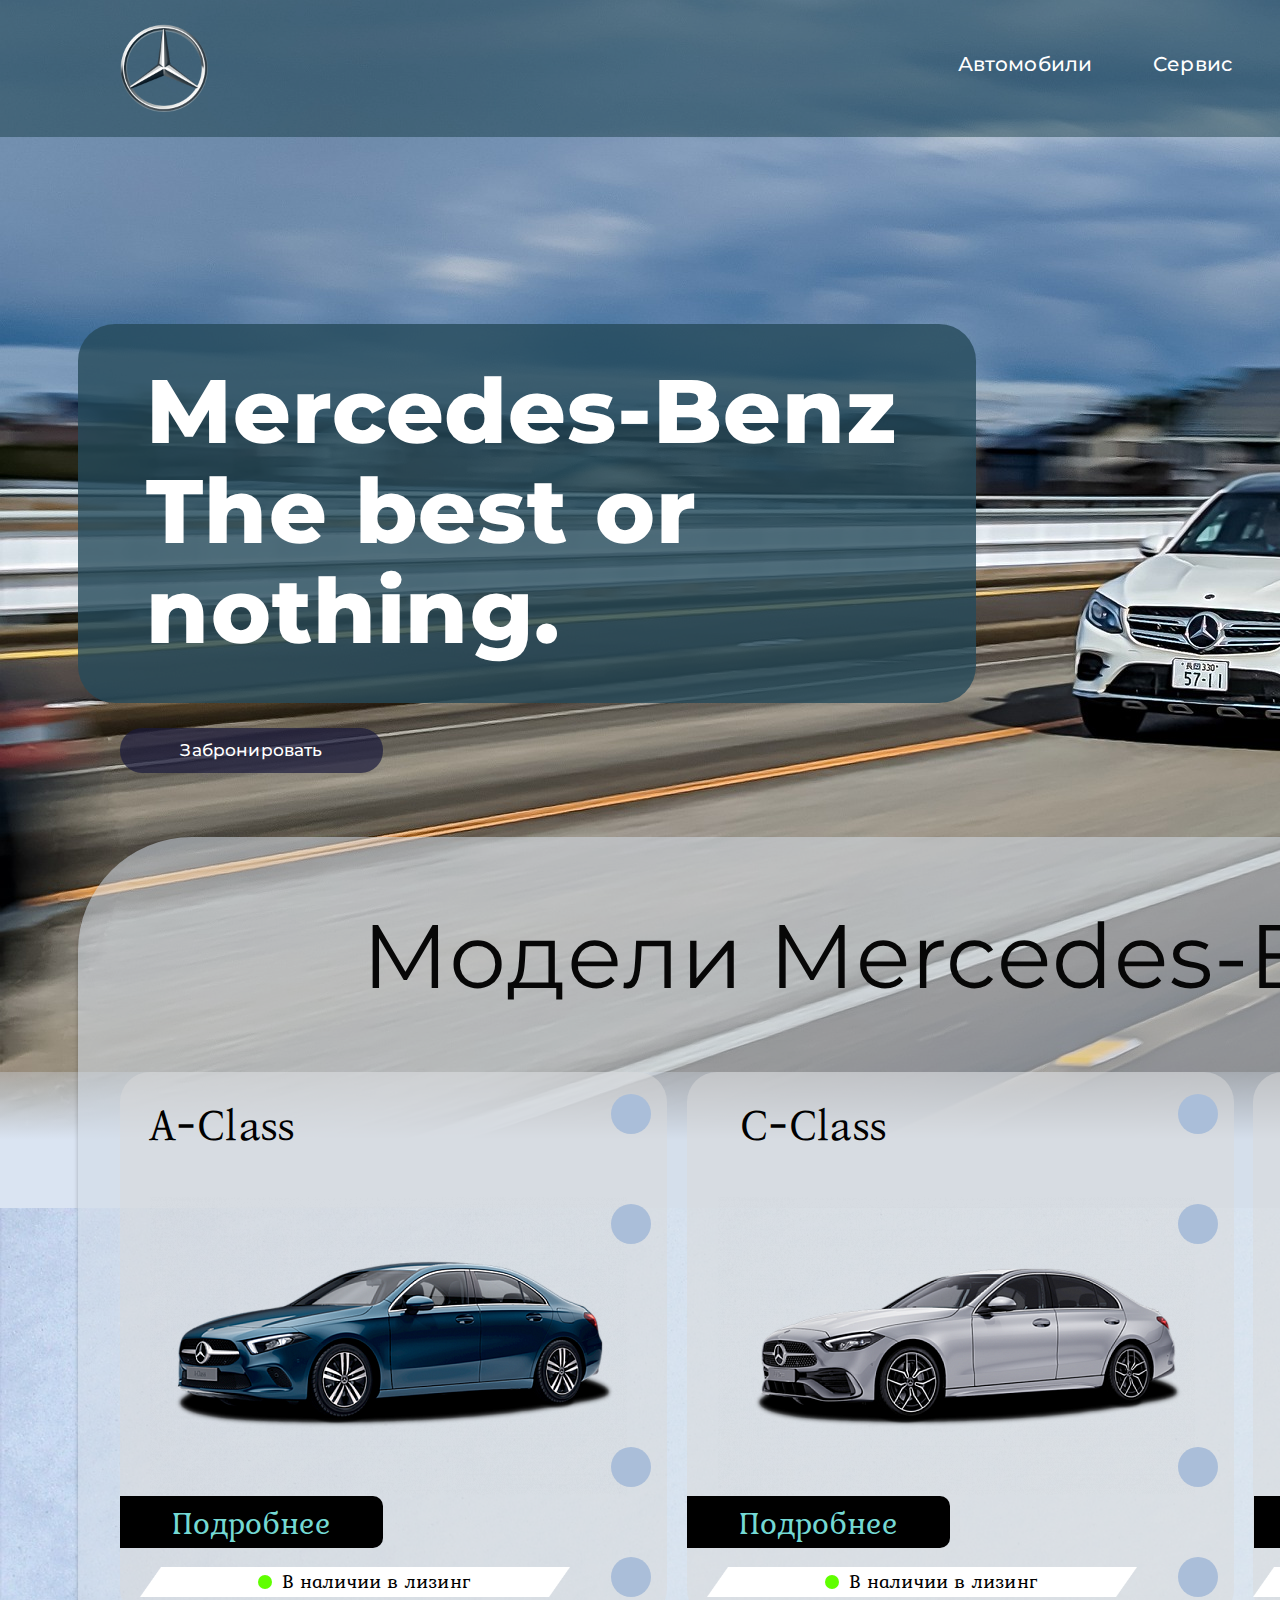
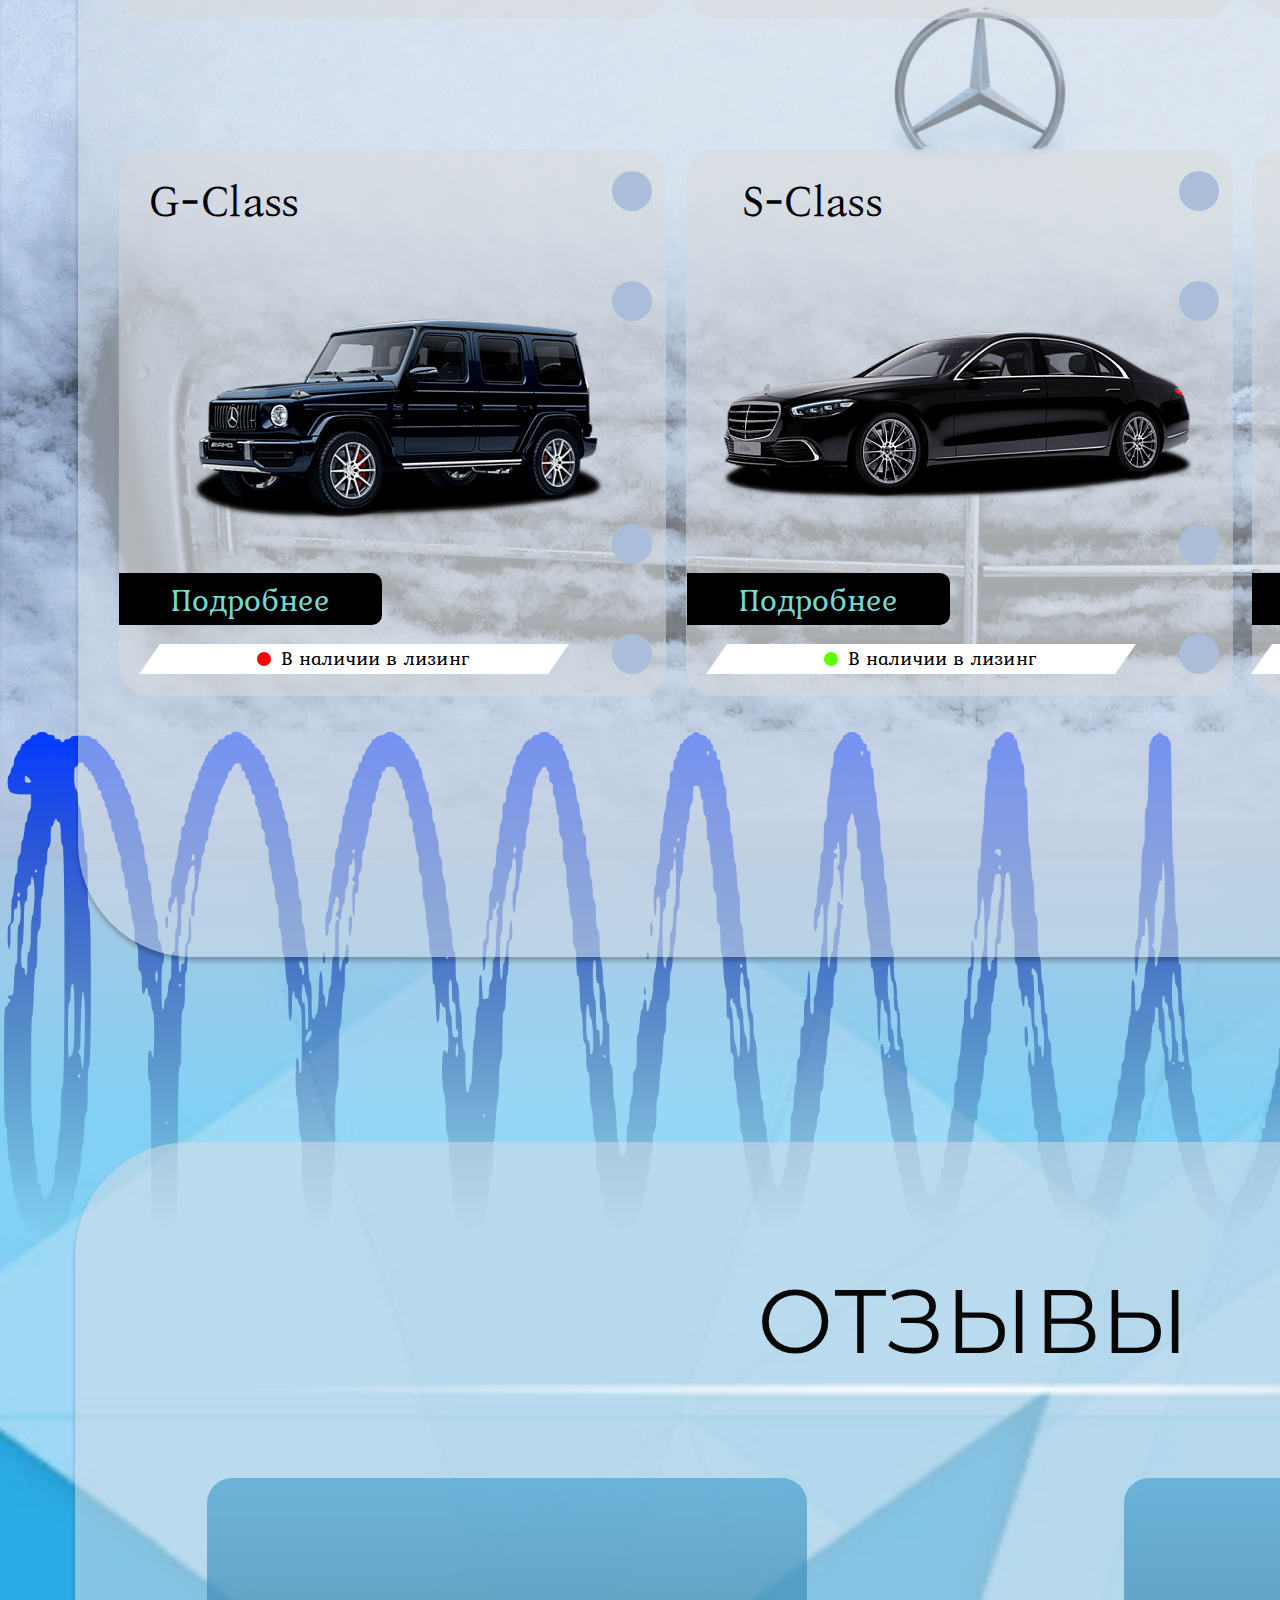
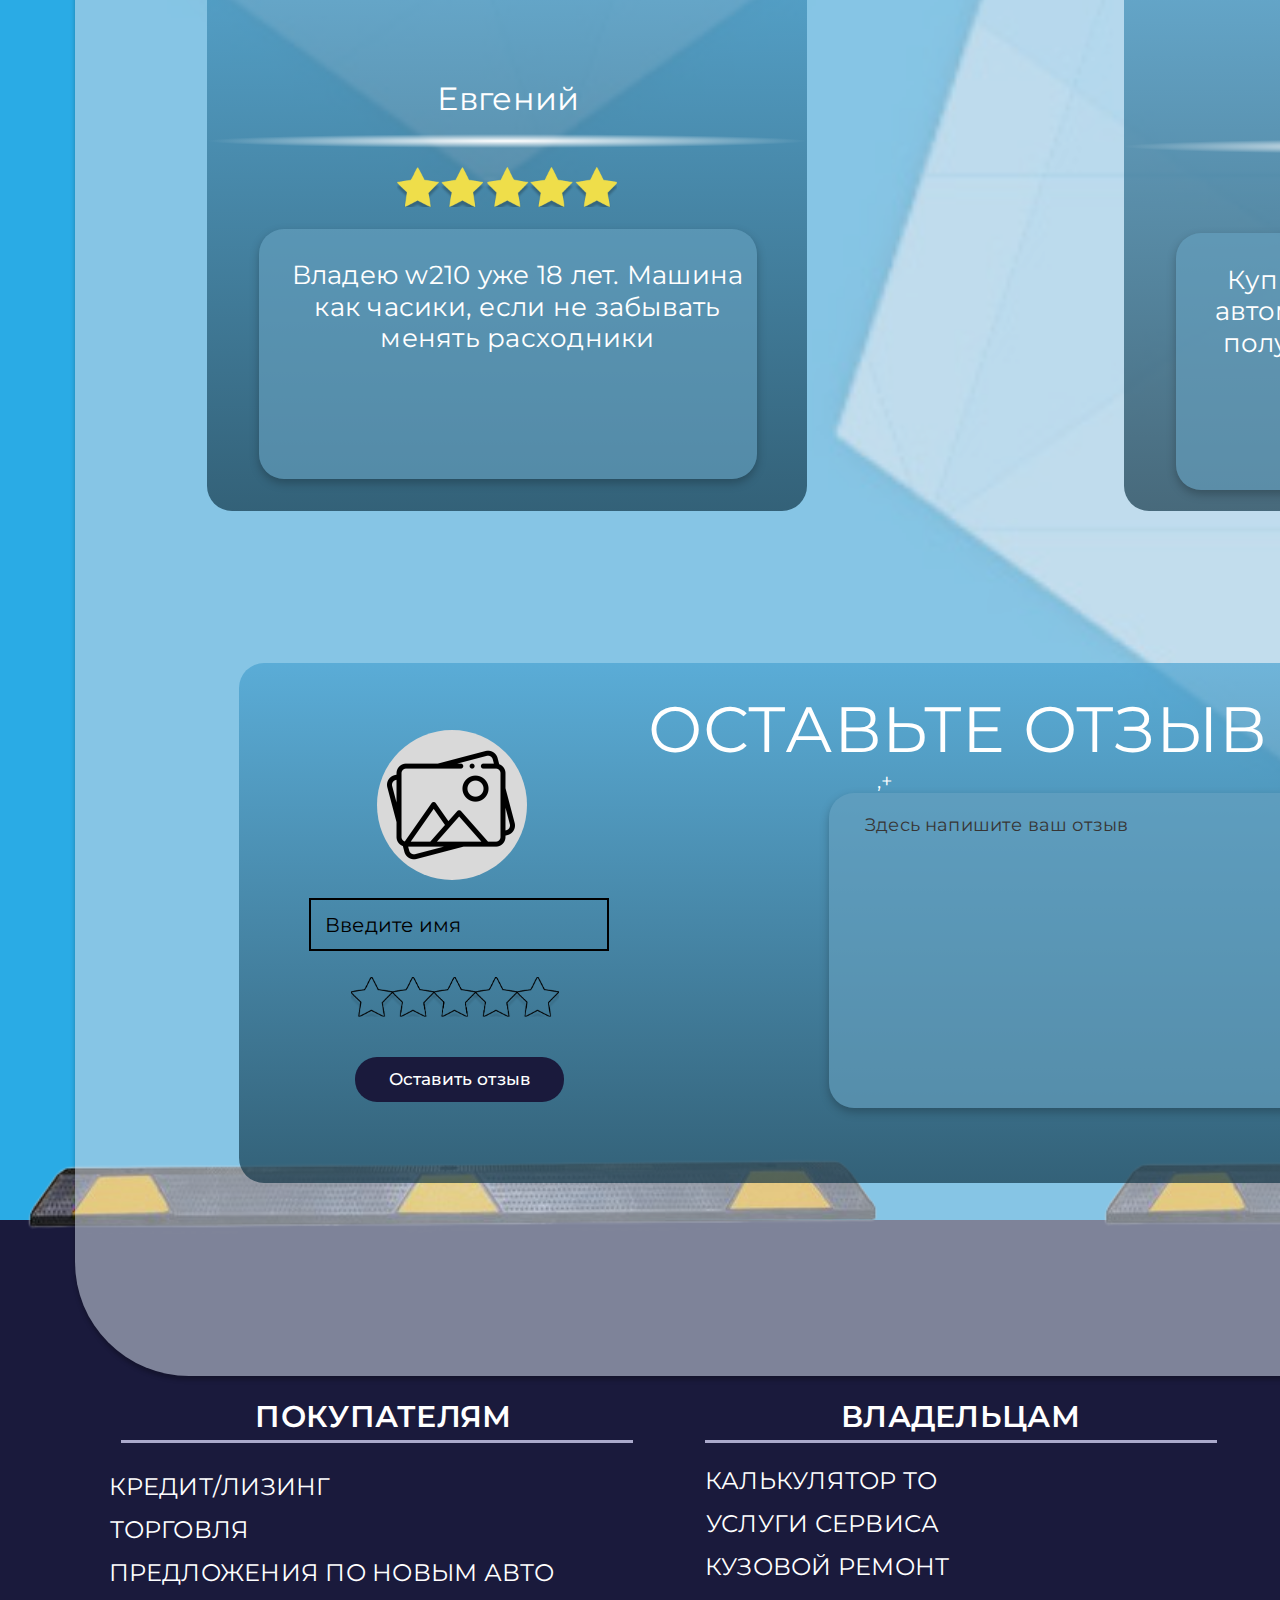
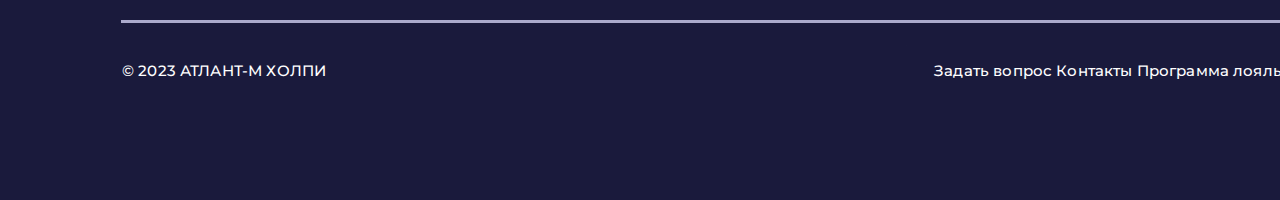
<file: www/index.html>
<!DOCTYPE html>
<html>
<head>
  <meta charset="utf-8" />
  <link rel="icon" href="/favicon.ico" />
  <meta name="viewport" content="width=device-width, initial-scale=1" />
  <meta name="theme-color" content="#000000" />
  <title>#Главная страница</title>
  <link rel="stylesheet" href="https://fonts.googleapis.com/css?family=Source+Sans+Pro%3A400%2C500%2C600%2C800"/>
  <link rel="stylesheet" href="https://fonts.googleapis.com/css?family=KoPub+Batang%3A400"/>
  <link rel="stylesheet" href="https://fonts.googleapis.com/css?family=Kurale%3A400"/>
  <link rel="stylesheet" href="https://fonts.googleapis.com/css?family=Montserrat%3A400%2C500%2C600%2C800"/>
  <link rel="stylesheet" href="./styles/index.css"/>
</head>
<body>
<div class="item--Foq">
  <img class="item--M6B" src="./assets/-ekK.png"/>
  <img class="item--sqD" src="./assets/-oAK.png"/>
  <div class="item--zuq">
  </div>
  <div class="bildboard-2Lj">
    <p class="mercedes-benz-the-best-or-nothing-Kqd">
    Mercedes-Benz
    <br/>
    The best or nothing.
    </p>
  </div>
  <div class="footer-nUK">
    <div class="auto-group-hbmd-Uc3">
      <div class="auto-group-hvd1-16B">
        <div class="blockinfo1-K6s">
          <p class="item--Rfh">ПОКУПАТЕЛЯМ</p>
          <div class="line-2-P8f">
          </div>
          <div class="item--KHD">
            <p class="text1-DdV">КРЕДИТ/ЛИЗИНГ</p>
            <p class="text2-k7d">ТОРГОВЛЯ</p>
            <p class="text3-Tnj">ПРЕДЛОЖЕНИЯ ПО НОВЫМ АВТО</p>
          </div>
        </div>
        <div class="blockinfo2-CEX">
          <p class="item--M7R">ВЛАДЕЛЬЦАМ</p>
          <div class="line-2-ecK">
          </div>
          <div class="item--1By">
            <p class="text1-k9Z">КАЛЬКУЛЯТОР ТО</p>
            <p class="text2-HQP">УСЛУГИ СЕРВИСА</p>
            <p class="text3-CnF">КУЗОВОЙ РЕМОНТ</p>
          </div>
        </div>
      </div>
      <div class="blockinfo3-LdZ">
        <p class="item--Hoh">ДАВАЙТЕ ДРУЖИТЬ!</p>
        <div class="line-2-oGF">
        </div>
        <div class="auto-group-kz6p-j9u">
          <div class="item--TLo">
            <img class="mask-group-PVM" src="./assets/mask-group-nsD.png"/>
            <img class="mask-group-XbZ" src="./assets/mask-group-qsH.png"/>
            <img class="mask-group-gUT" src="./assets/mask-group-Hoy.png"/>
          </div>
          <div class="item--EVy">
            <p class="instagram-A8j">@mercedesbenz</p>
            <p class="telegram-soq">@MERCEDES_BENZ7</p>
            <p class="mail-C5R">info@mercedes-benz.by</p>
          </div>
        </div>
      </div>
    </div>
    <div class="item--ipT">
    </div>
    <div class="auto-group-abgf-dAj">
      <p class="item-2023--mGw">© 2023 АТЛАНТ-М ХОЛПИ</p>
      <p class="item--r3V">Задать вопрос      Контакты      Программа лояльности      Пользовательское соглашение      Личный кабинет</p>
    </div>
  </div>
  <div class="item--14o">
  </div>
  <img class="rate-and-review-us-1-qJj" src="./assets/rate-and-review-us-1.png"/>
  <div class="rectangle-31-ZVd">
  </div>
  <img class="item--HAj" src="./assets/-P7Z.png"/>
  <div class="item--CYb">
    <p class="mercedes-benz-4qh">Модели Mercedes-Benz</p>
    <div class="item--ZnT">
      <div class="item-1-73H">
      </div>
      <div class="item-4-Qo5">
      </div>
      <div class="item-2-j4f">
      </div>
      <div class="item-5-FHu">
      </div>
      <div class="item-3-Vxw">
      </div>
      <div class="item-6-pkK">
      </div>
      <div class="item--jcP">
        <div class="auto-group-v4np-Fqd">
          <p class="a-class-ocF">A-Class</p>
          <p class="g-class-jVu">G-Class</p>
        </div>
        <div class="auto-group-fcj7-4o5">
          <p class="c-class-Qc3">C-Class</p>
          <p class="s-class-iMq">S-Class</p>
        </div>
        <div class="auto-group-9xsm-39D">
          <p class="e-class-bgX">E-Class</p>
          <p class="v-class-vD1">V-Class</p>
        </div>
      </div>
      <div class="item--TTq">
        <div class="auto-group-tdyo-NKu">
          <img class="item-1-Kkw" src="./assets/-DHM.png"/>
          <img class="g-1-qzB" src="./assets/g-1.png"/>
        </div>
        <div class="auto-group-vyh5-C43">
          <img class="item-1-9EB" src="./assets/-WSo.png"/>
          <img class="s-1-ewd" src="./assets/s-1.png"/>
        </div>
        <div class="auto-group-bjgf-CCT">
          <img class="item-1-9tP" src="./assets/-5HV.png"/>
          <img class="v-1-5n3" src="./assets/v-1.png"/>
        </div>
      </div>
      <div class="holes-RL7">
        <div class="auto-group-9axm-YvX">
          <div class="dot-tzP">
            <div class="rectangle-22-pd9">
            </div>
            <div class="rectangle-23-LrP">
            </div>
            <div class="rectangle-21-fNs">
            </div>
            <div class="rectangle-20-C7u">
            </div>
          </div>
          <div class="dot-WPV">
            <div class="rectangle-22-3PR">
            </div>
            <div class="rectangle-23-Ayq">
            </div>
            <div class="rectangle-21-uAj">
            </div>
            <div class="rectangle-20-dMd">
            </div>
          </div>
        </div>
        <div class="auto-group-928s-x91">
          <div class="dot-hsH">
            <div class="rectangle-22-qTh">
            </div>
            <div class="rectangle-23-8hh">
            </div>
            <div class="rectangle-21-q6K">
            </div>
            <div class="rectangle-20-Wy9">
            </div>
          </div>
          <div class="dot-1uu">
            <div class="rectangle-22-iZR">
            </div>
            <div class="rectangle-23-qP9">
            </div>
            <div class="rectangle-21-xTm">
            </div>
            <div class="rectangle-20-Uwu">
            </div>
          </div>
        </div>
        <div class="auto-group-nvhm-1B9">
          <div class="dot-9o9">
            <div class="rectangle-22-5Ru">
            </div>
            <div class="rectangle-23-cAw">
            </div>
            <div class="rectangle-21-vxK">
            </div>
            <div class="rectangle-20-TxF">
            </div>
          </div>
          <div class="dot-yvb">
            <div class="rectangle-22-KjZ">
            </div>
            <div class="rectangle-23-f2j">
            </div>
            <div class="rectangle-21-Zdu">
            </div>
            <div class="rectangle-20-VGf">
            </div>
          </div>
        </div>
      </div>
      <div class="item--BfH">
        <div class="auto-group-wo55-UeP">
          <div class="item--RZd">
            <div class="buttona-XMm">
            </div>
            <p class="item--46o">Подробнее</p>
          </div>
          <div class="item--Xm5">
            <div class="buttona-GCs">
            </div>
            <p class="item--PoH">Подробнее</p>
          </div>
        </div>
        <div class="auto-group-7x15-Upj">
          <div class="item--DnK">
            <div class="buttona-Mdd">
            </div>
            <p class="item--6r7">Подробнее</p>
          </div>
          <div class="item--amH">
            <div class="buttona-KTy">
            </div>
            <p class="item--FcX">Подробнее</p>
          </div>
        </div>
        <div class="auto-group-mr3m-YLj">
          <div class="item--uBH">
            <div class="buttona-2Fu">
            </div>
            <p class="item--snK">Подробнее</p>
          </div>
          <div class="item--LpK">
            <div class="buttona-GT5">
            </div>
            <p class="item--CrX">Подробнее</p>
          </div>
        </div>
      </div>
      <div class="item--gmh">
        <div class="auto-group-ant3-BTZ">
          <div class="item--LbM">
            <img class="rectangle-26-eM9" src="./assets/rectangle-26.png"/>
            <div class="frame-2-nTM">
              <div class="item--v3m">
              </div>
              <p class="item--odM">В наличии в лизинг</p>
            </div>
            <img class="rectangle-25-hij" src="./assets/rectangle-25-tyH.png"/>
          </div>
          <div class="item--SRR">
            <img class="rectangle-26-MYP" src="./assets/rectangle-26-uJs.png"/>
            <div class="frame-2-WAP">
              <div class="item--Es5">
              </div>
              <p class="item--vzo">В наличии в лизинг</p>
            </div>
            <img class="rectangle-25-qby" src="./assets/rectangle-25-VsZ.png"/>
          </div>
        </div>
        <div class="auto-group-pbuw-aZZ">
          <div class="item--urj">
            <img class="rectangle-26-cWF" src="./assets/rectangle-26-fxF.png"/>
            <div class="frame-2-mP9">
              <div class="item--ukF">
              </div>
              <p class="item--c8s">В наличии в лизинг</p>
            </div>
            <img class="rectangle-25-utf" src="./assets/rectangle-25-1Ns.png"/>
          </div>
          <div class="item--3zs">
            <img class="rectangle-26-NGT" src="./assets/rectangle-26-jud.png"/>
            <div class="frame-2-XQF">
              <div class="item--UKV">
              </div>
              <p class="item--a7d">В наличии в лизинг</p>
            </div>
            <img class="rectangle-25-Gm9" src="./assets/rectangle-25-QHy.png"/>
          </div>
        </div>
        <div class="auto-group-3pxu-cq1">
          <div class="item--aG3">
            <img class="rectangle-26-UsD" src="./assets/rectangle-26-iMy.png"/>
            <div class="frame-2-EbV">
              <div class="item--yoy">
              </div>
              <p class="item--UVq">В наличии в лизинг</p>
            </div>
            <img class="rectangle-25-BQF" src="./assets/rectangle-25-stw.png"/>
          </div>
          <div class="item--8aP">
            <img class="rectangle-26-Ff1" src="./assets/rectangle-26-rYB.png"/>
            <div class="frame-2-QXu">
              <div class="item--kLs">
              </div>
              <p class="item--Emq">В наличии в лизинг</p>
            </div>
            <img class="rectangle-25-LZy" src="./assets/rectangle-25.png"/>
          </div>
        </div>
      </div>
    </div>
  </div>
  <div class="blocker-Ddm">
    <img class="blocker-A3D" src="./assets/blocker.png"/>
    <img class="blocker-g1Z" src="./assets/blocker-SKm.png"/>
  </div>
  <div class="item--cA7">
    <div class="item--5ZV">
      <div class="auto-group-nd1d-1xw">
        <div class="auto-group-5ndh-9pF">ОТЗЫВЫ</div>
        <div class="rectangle-30-dDd">
        </div>
      </div>
      <div class="auto-group-1l4k-uS3">
        <div class="item-1-r6P">
          <div class="auto-group-ybkq-kxT">
            <img class="item--tYs" src="./assets/-PNj.png"/>
            <p class="item--cjm">Евгений</p>
          </div>
          <div class="item--ino">
          </div>
          <img class="png-transparent-five-stars-stars-feedback-review-yellow-thumbnail-1-traced-DzT" src="./assets/png-transparent-five-stars-stars-feedback-review-yellow-thumbnail-1-traced.png"/>
          <div class="auto-group-ksd9-w9m">
            <p class="item--dYP">Владею w210 уже 18 лет. Машина как часики, если не забывать менять расходники</p>
          </div>
        </div>
        <div class="item-2-dwh">
          <div class="rectangle-32-xyy">
          </div>
          <p class="item--UBd">Анджелина</p>
          <div class="item--LzX">
          </div>
          <div class="item--3P9">
          </div>
          <div class="item--Y51">
          </div>
          <p class="item--poD">Купила недавна себе новый автомобиль G-класса. От езды получаю одно удовольствие. Всем советую👍👍👍</p>
          <img class="png-transparent-five-stars-stars-feedback-review-yellow-thumbnail-1-traced-hs1" src="./assets/png-transparent-five-stars-stars-feedback-review-yellow-thumbnail-1-traced-gcT.png"/>
        </div>
      </div>
      <div class="item--cUB">
        <div class="auto-group-oexk-5sZ">
          <div class="item--CSP">
            <img class="item-2102081-1-t4K" src="./assets/-F4F.png"/>
          </div>
          <div class="component-63-Cao">Введите имя</div>
          <img class="item--Sk3" src="./assets/-hRD.png"/>
          <div class="frame-4-jUF">Оставить отзыв</div>
        </div>
        <div class="auto-group-yxrd-P31">
          <p class="item--7zb">ОСТАВЬТЕ ОТЗЫВ</p>
          <div class="auto-group-x4gt-2rf">
            <div class="item--a7V">
            </div>
            <p class="item--fPq">,+</p>
            <p class="item--y9d">Здесь напишите ваш отзыв</p>
          </div>
        </div>
      </div>
    </div>
  </div>
  <div class="frame-3-7v3">Забронировать</div>
  <div class="header-Nb5">
    <img class="mb-starnweb-1-GgT" src="./assets/mb-starnweb-1.png"/>
    <div class="item--zsM">Сервис</div>
    <div class="item--4MR">Услуги</div>
    <div class="item--WUK">О нас</div>
    <div class="item--NmR">Автомобили</div>
    <img class="item--eD9" src="./assets/.png"/>
    <div class="navigator-k1H">
      <div class="rectangle-7-sLo">
      </div>
      <div class="rectangle-8-c3V">
      </div>
      <div class="rectangle-9-wbZ">
      </div>
    </div>
  </div>
</div>
</body>
</file>
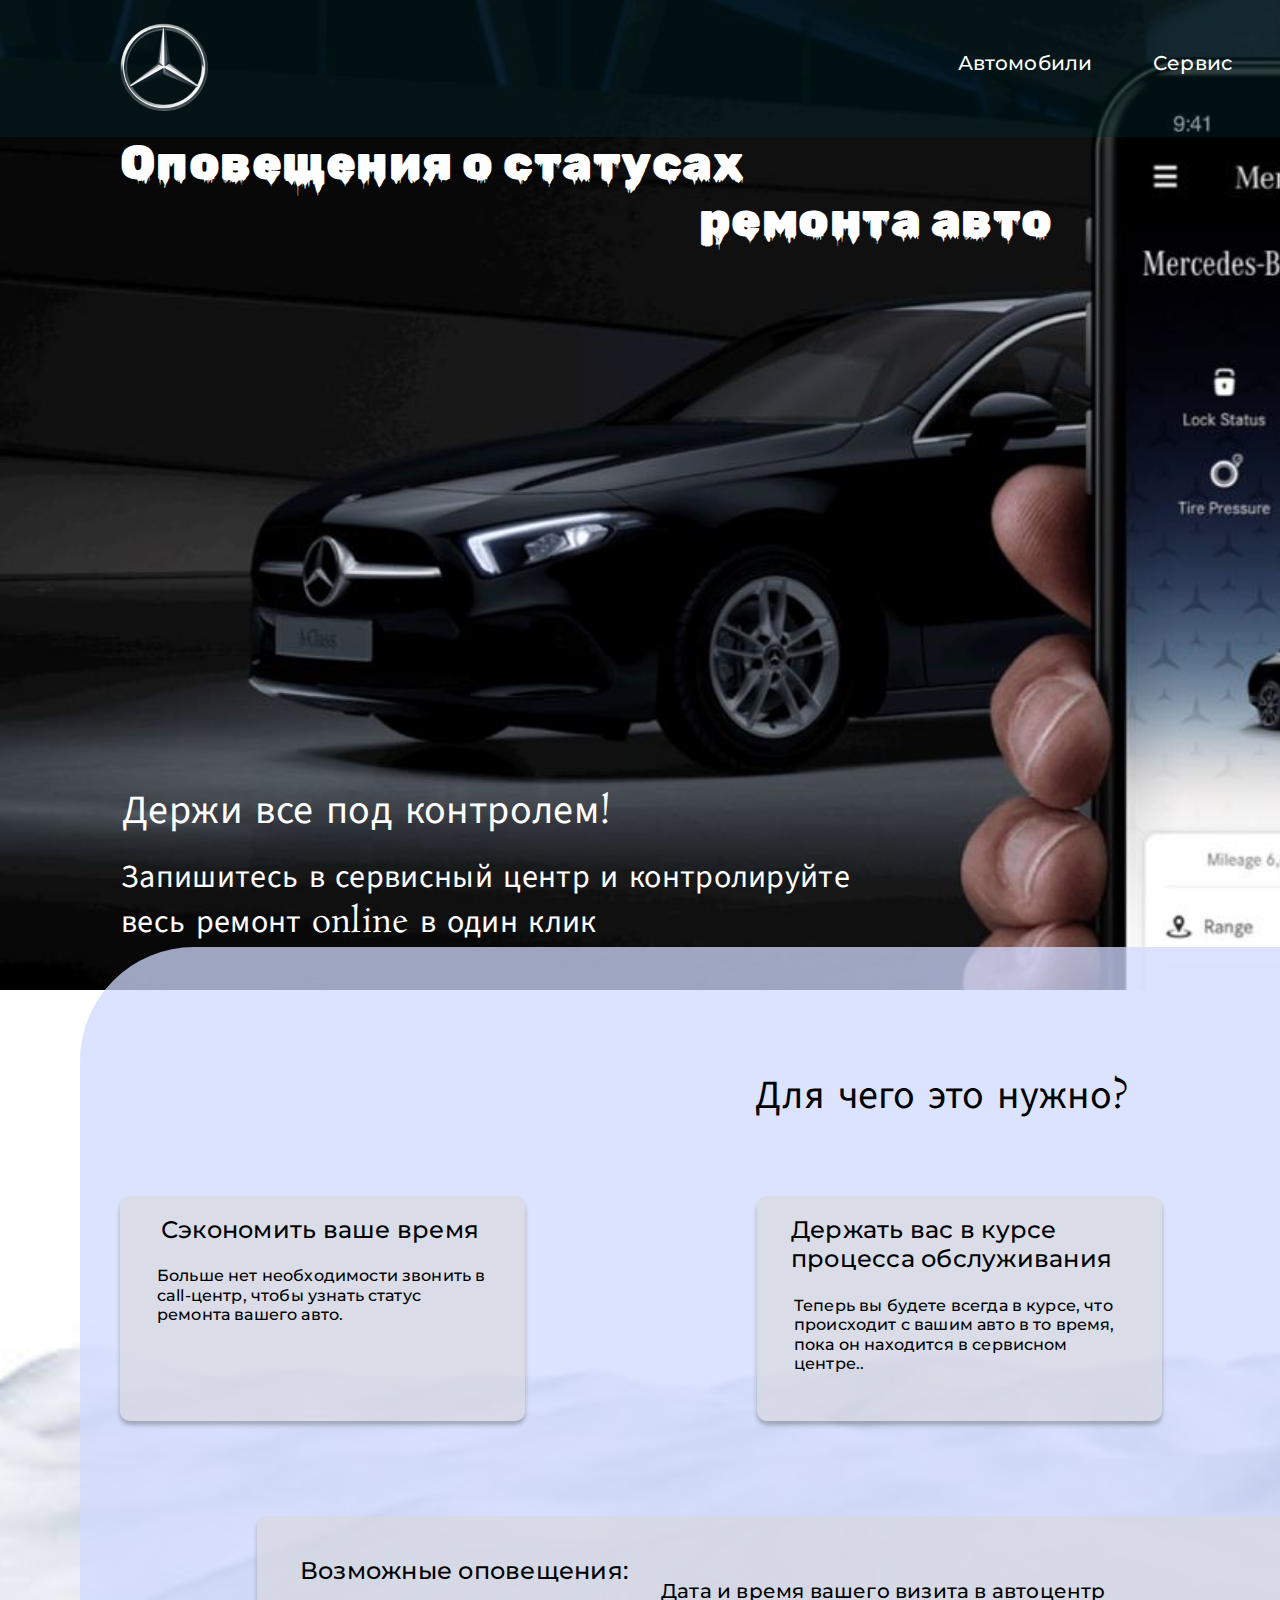
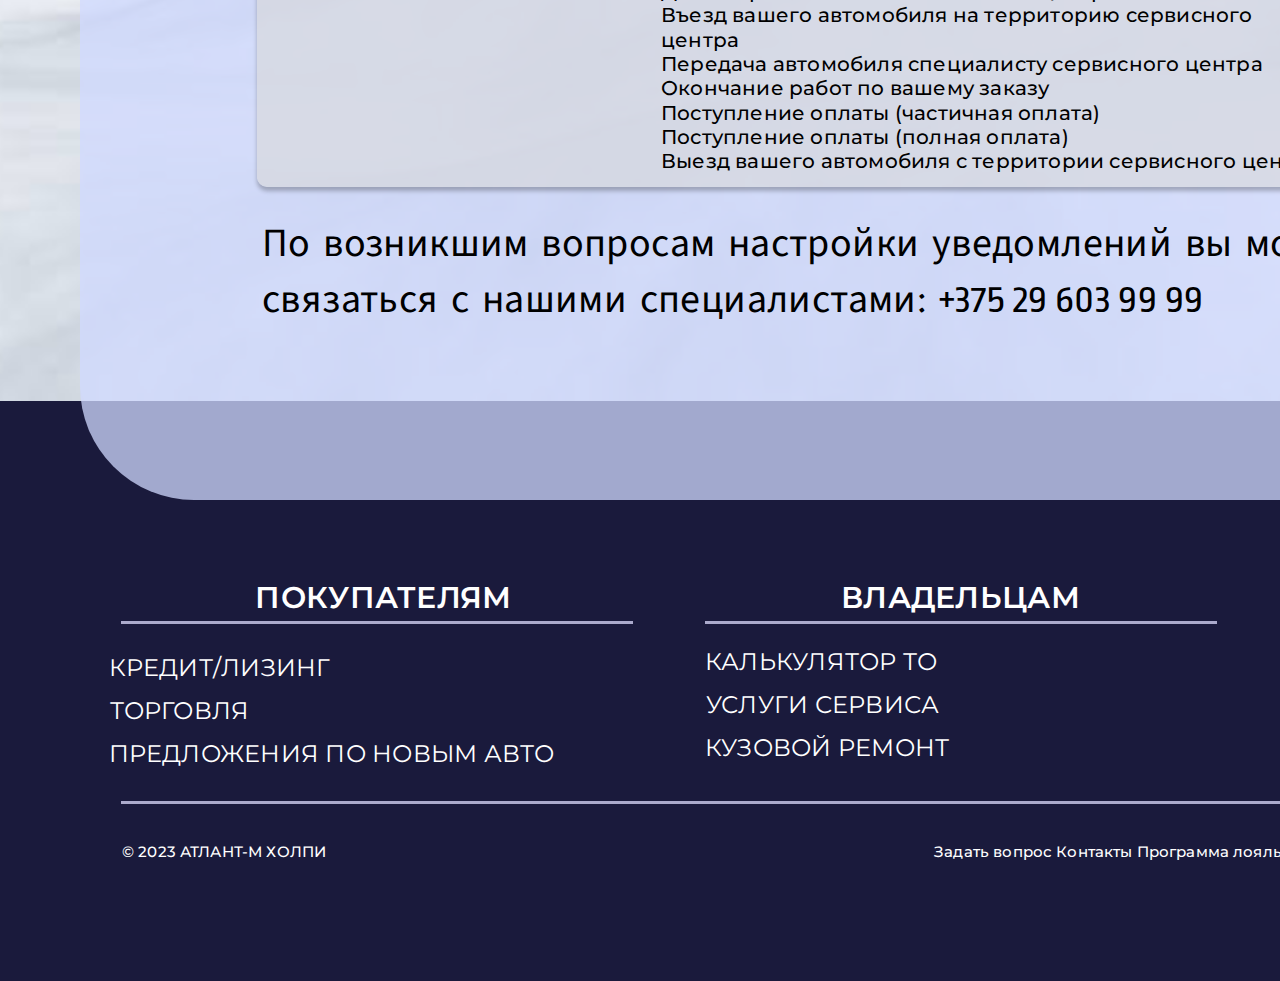
<file: www/alert.html>
<!DOCTYPE html>
<html>
<head>
  <meta charset="utf-8" />
  <link rel="icon" href="/favicon.ico" />
  <meta name="viewport" content="width=device-width, initial-scale=1" />
  <meta name="theme-color" content="#000000" />
  <title>#Оповещание</title>
  <link rel="stylesheet" href="https://fonts.googleapis.com/css?family=Ropa+Sans%3A400"/>
  <link rel="stylesheet" href="https://fonts.googleapis.com/css?family=Montserrat%3A400%2C500%2C600"/>
  <link rel="stylesheet" href="https://fonts.googleapis.com/css?family=Source+Sans+Pro%3A400%2C500%2C600"/>
  <link rel="stylesheet" href="https://fonts.googleapis.com/css?family=Rubik+Wet+Paint%3A400"/>
  <link rel="stylesheet" href="https://fonts.googleapis.com/css?family=Rosarivo%3A400"/>
  <link rel="stylesheet" href="./styles/alert.css"/>
</head>
<body>
<div class="alert-JwV">
  <div class="footer-cSP">
    <div class="auto-group-jrjm-W1y">
      <div class="auto-group-pni7-qa3">
        <div class="blockinfo1-B87">
          <p class="item--i83">ПОКУПАТЕЛЯМ</p>
          <div class="line-2-n7u">
          </div>
          <div class="item--Kdd">
            <p class="text1-FXH">КРЕДИТ/ЛИЗИНГ</p>
            <p class="text2-yy5">ТОРГОВЛЯ</p>
            <p class="text3-WTD">ПРЕДЛОЖЕНИЯ ПО НОВЫМ АВТО</p>
          </div>
        </div>
        <div class="blockinfo2-3CF">
          <p class="item--bUf">ВЛАДЕЛЬЦАМ</p>
          <div class="line-2-h1u">
          </div>
          <div class="item--3bZ">
            <p class="text1-Ntj">КАЛЬКУЛЯТОР ТО</p>
            <p class="text2-ihh">УСЛУГИ СЕРВИСА</p>
            <p class="text3-3zs">КУЗОВОЙ РЕМОНТ</p>
          </div>
        </div>
      </div>
      <div class="blockinfo3-BbH">
        <p class="item--jMu">ДАВАЙТЕ ДРУЖИТЬ!</p>
        <div class="line-2-37h">
        </div>
        <div class="auto-group-e1ph-Ay1">
          <div class="item--uvb">
            <img class="mask-group-3mu" src="./assets/mask-group-pvX.png"/>
            <img class="mask-group-b2j" src="./assets/mask-group-uP9.png"/>
            <img class="mask-group-LW7" src="./assets/mask-group-Wcs.png"/>
          </div>
          <div class="item--U6X">
            <p class="instagram-afM">@mercedesbenz</p>
            <p class="telegram-J5Z">@MERCEDES_BENZ7</p>
            <p class="mail-zyy">info@mercedes-benz.by</p>
          </div>
        </div>
      </div>
    </div>
    <div class="item--XDD">
    </div>
    <div class="auto-group-sc8b-S5H">
      <p class="item-2023--Zfh">© 2023 АТЛАНТ-М ХОЛПИ</p>
      <p class="item--TFH">Задать вопрос      Контакты      Программа лояльности      Пользовательское соглашение      Личный кабинет</p>
    </div>
  </div>
  <img class="istockphoto-1079777280-612x612-1-DNs" src="./assets/istockphoto-1079777280-612x612-1.png"/>
  <img class="photo2023-04-2517-31-59large-1-YAF" src="./assets/photo2023-04-2517-31-59large-1.png"/>
  <div class="rectangle-5-sTR">
  </div>
  <p class="item--oM5">Оповещения о статусах</p>
  <p class="item--rq9"> ремонта авто</p>
  <p class="item--8nf">Держи все под контролем!</p>
  <p class="item--C1q">Для чего это нужно?</p>
  <p class="item-375-29-603-99-99-fg7">
    <span class="item-375-29-603-99-99-fg7-sub-0">По возникшим вопросам настройки уведомлений вы можете связаться с нашими специалистами: </span>
    <span class="item-375-29-603-99-99-fg7-sub-1">+375 29 603 99 99</span>
  </p>
  <p class="online--tKu">Запишитесь в сервисный центр и контролируйте весь ремонт online в один клик</p>
  <div class="group-15-woy">
    <p class="item--3c7">Сэкономить ваше время</p>
    <p class="call--iCT">Больше нет необходимости звонить в call-центр, чтобы узнать статус ремонта вашего авто.</p>
  </div>
  <div class="rectangle-42-Wu1">
  </div>
  <p class="item--E4K">
  Дата и время вашего визита в автоцентр
  <br/>
  Въезд вашего автомобиля на территорию сервисного центра
  <br/>
  Передача автомобиля специалисту сервисного центра
  <br/>
  Окончание работ по вашему заказу
  <br/>
  Поступление оплаты (частичная оплата)
  <br/>
  Поступление оплаты (полная оплата)
  <br/>
  Выезд вашего автомобиля с территории сервисного центра
  </p>
  <p class="item--QQ3">Возможные оповещения:</p>
  <div class="group-17-Gh9">
    <div class="rectangle-43-QoM">
    </div>
    <p class="item--vWo">Вся информация о статусе заказа будет отображаться в вашем телефоне, а значит планировать своё время будет удобнее.</p>
    <p class="item--DPR">Дать вам возможность легко планировать свой график</p>
  </div>
  <div class="group-16-p8K">
    <div class="rectangle-42-kGs">
    </div>
    <p class="item--fPq">Теперь вы будете всегда в курсе, что происходит с вашим авто в то время, пока он находится в сервисном центре..</p>
    <p class="item--afD">Держать вас в курсе процесса обслуживания</p>
  </div>
  <div class="header-ons">
    <img class="mb-starnweb-1-M3h" src="./assets/mb-starnweb-1-5j1.png"/>
    <div class="item--GwM">Сервис</div>
    <div class="item--w1u">Услуги</div>
    <div class="item--bs9">О нас</div>
    <div class="item--sZm">Автомобили</div>
    <img class="item--8Vh" src="./assets/-n4K.png"/>
    <div class="navigator-qf1">
      <div class="rectangle-7-mHm">
      </div>
      <div class="rectangle-8-u95">
      </div>
      <div class="rectangle-9-Seo">
      </div>
    </div>
  </div>
</div>
</body>
</file>
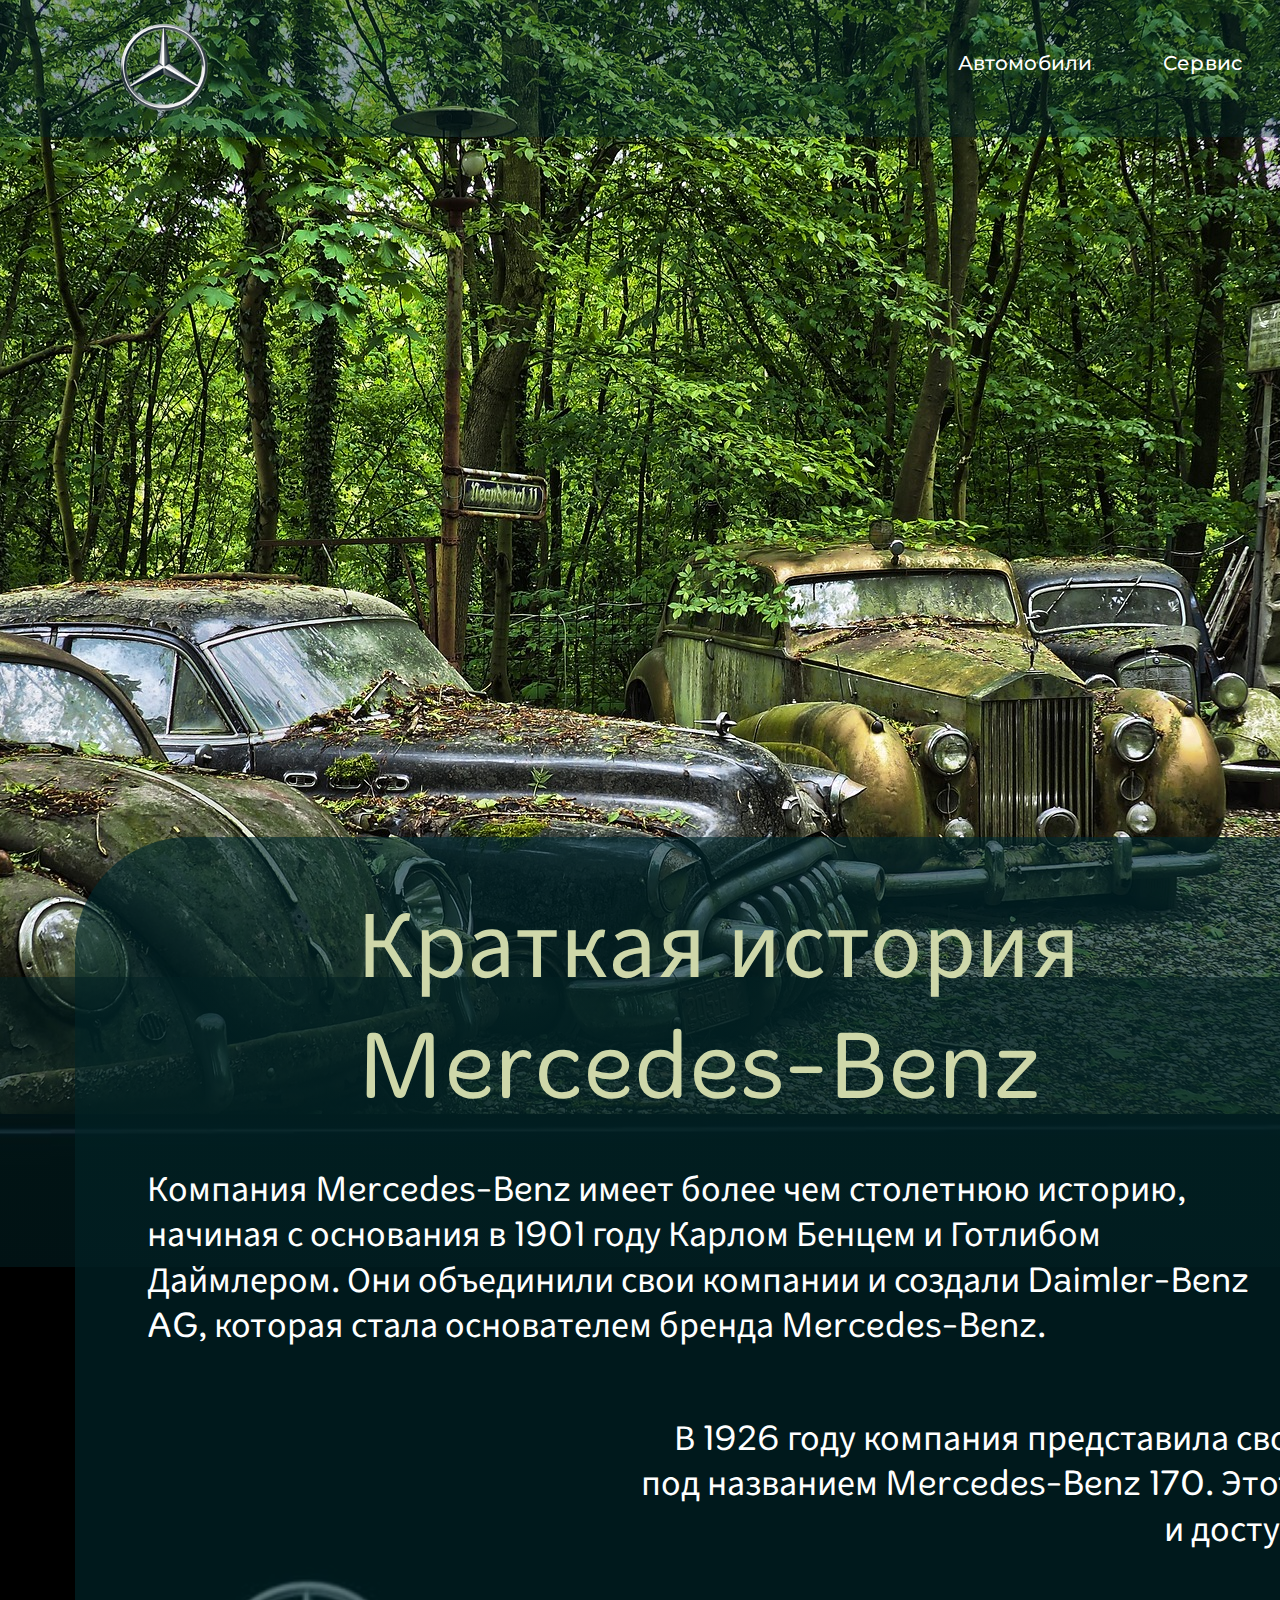
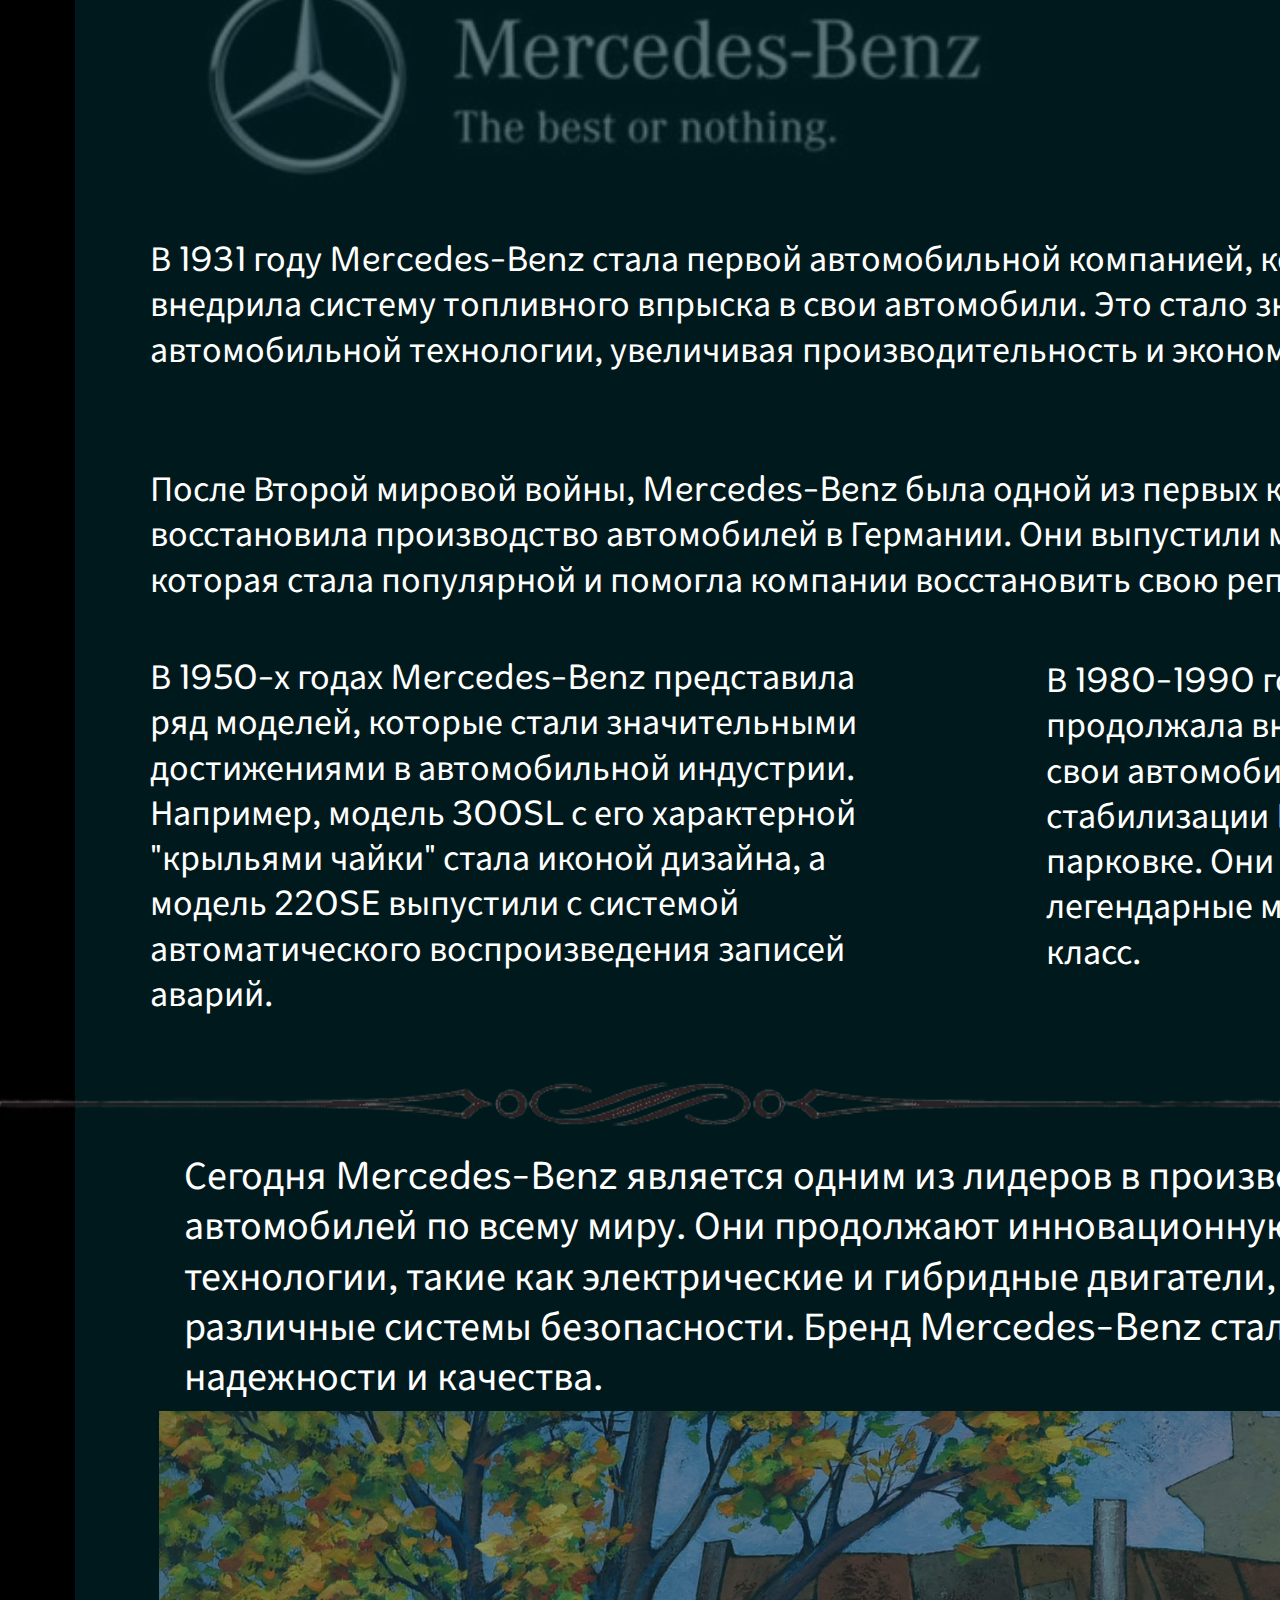
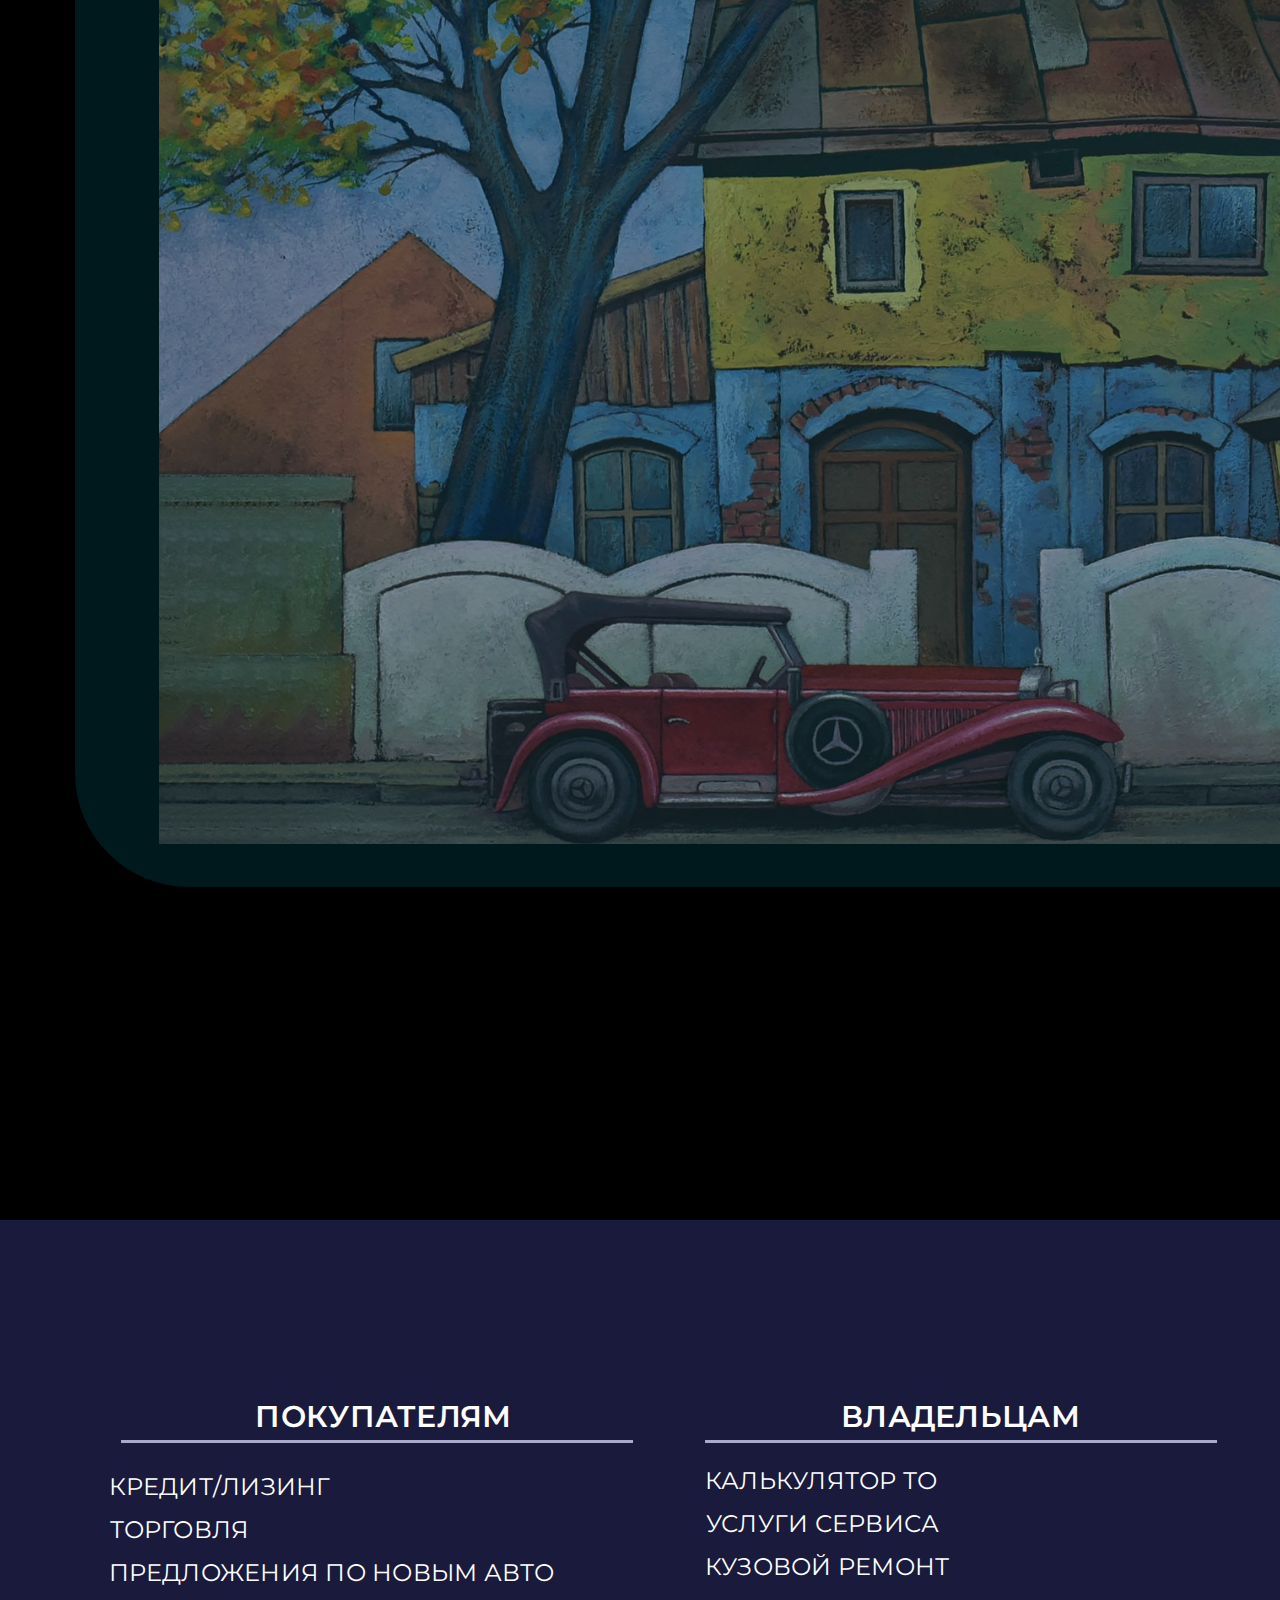
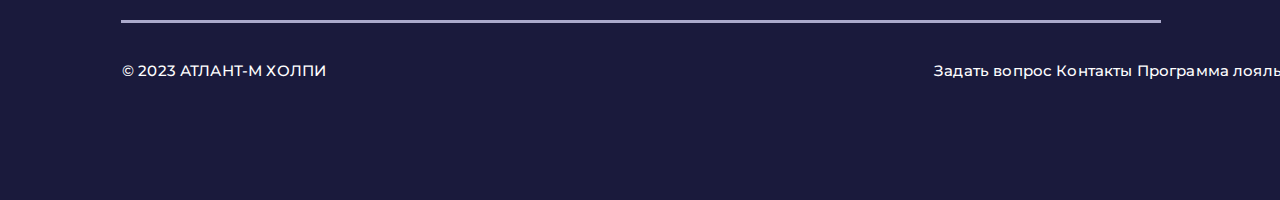
<file: www/history.html>
<!DOCTYPE html>
<html>
<head>
  <meta charset="utf-8" />
  <link rel="icon" href="/favicon.ico" />
  <meta name="viewport" content="width=device-width, initial-scale=1" />
  <meta name="theme-color" content="#000000" />
  <title>#Краткая история</title>
  <link rel="stylesheet" href="https://fonts.googleapis.com/css?family=Merge+One%3A400"/>
  <link rel="stylesheet" href="https://fonts.googleapis.com/css?family=Source+Sans+Pro%3A400%2C500"/>
  <link rel="stylesheet" href="https://fonts.googleapis.com/css?family=Montserrat%3A500"/>
  <link rel="stylesheet" href="./styles/history.css"/>
</head>
<body>
<div class="item--eEo">
  <img class="item--Q7V" src="./assets/-d7y.png"/>
  <div class="item--6FD">
    <img class="item--6Y3" src="./assets/-jSs.png"/>
    <div class="rectangle-2-BJb">
    </div>
    <img class="item--dRV" src="./assets/-XyM.png"/>
    <div class="rectangle-3-LKu">
    </div>
    <img class="gratis-png-hermosa-linea-de-despedida-1-rZ9" src="./assets/gratis-png-hermosa-linea-de-despedida-1.png"/>
    <div class="item--ZyM">
    </div>
    <p class="mercedes-benz-atT">
    Краткая история 
    <br/>
                        Mercedes-Benz
    </p>
    <p class="item-1-2kT">Компания Mercedes-Benz имеет более чем столетнюю историю, начиная с основания в 1901 году Карлом Бенцем и Готлибом Даймлером. Они объединили свои компании и создали Daimler-Benz AG, которая стала основателем бренда Mercedes-Benz.</p>
    <p class="item-2-8Hh">В 1926 году компания представила свою первую серию автомобилей под названием Mercedes-Benz 170. Этот автомобиль был компактным и доступным для широкой аудитории.</p>
    <p class="item-3-ELj">В 1931 году Mercedes-Benz стала первой автомобильной компанией, которая разработала и внедрила систему топливного впрыска в свои автомобили. Это стало значительным прорывом в автомобильной технологии, увеличивая производительность и экономичность двигателей.</p>
    <p class="item-4-X4w">После Второй мировой войны, Mercedes-Benz была одной из первых компаний, которая восстановила производство автомобилей в Германии. Они выпустили модель Mercedes-Benz 170 V, которая стала популярной и помогла компании восстановить свою репутацию.</p>
    <p class="item-5-Ek3">В 1950-х годах Mercedes-Benz представила ряд моделей, которые стали значительными достижениями в автомобильной индустрии. Например, модель 300SL с его характерной &#34;крыльями чайки&#34; стала иконой дизайна, а модель 220SE выпустили с системой автоматического воспроизведения записей аварий.</p>
    <p class="item-6-kTV">В 1980-1990 годах Mercedes-Benz продолжала внедрять новые технологии в свои автомобили, такие как система стабилизации ESP и система помощи при парковке. Они также выпустили легендарные модели, такие как S-класс и C-класс.</p>
    <p class="item-7-eHy">Сегодня Mercedes-Benz является одним из лидеров в производстве премиальных автомобилей по всему миру. Они продолжают инновационную работу, внедряя новые технологии, такие как электрические и гибридные двигатели, автономное вождение и различные системы безопасности. Бренд Mercedes-Benz стал символом роскоши, надежности и качества.</p>
  </div>
  <div class="header-JNX">
    <img class="mb-starnweb-1-Rxw" src="./assets/mb-starnweb-1-REs.png"/>
    <div class="item--xT5">Сервис</div>
    <div class="item--Bqd">Услуги</div>
    <div class="item--q9V">О нас</div>
    <div class="item--qHu">Автомобили</div>
    <img class="item--V7Z" src="./assets/-hYf.png"/>
    <div class="navigator-bRV">
      <div class="rectangle-7-iW7">
      </div>
      <div class="rectangle-8-2Fu">
      </div>
      <div class="rectangle-9-wtf">
      </div>
    </div>
  </div>
</div>

<div class="item--Foq">
<div class="footer-nUK">
  <div class="auto-group-hbmd-Uc3">
    <div class="auto-group-hvd1-16B">
      <div class="blockinfo1-K6s">
        <p class="item--Rfh">ПОКУПАТЕЛЯМ</p>
        <div class="line-2-P8f">
        </div>
        <div class="item--KHD">
          <p class="text1-DdV">КРЕДИТ/ЛИЗИНГ</p>
          <p class="text2-k7d">ТОРГОВЛЯ</p>
          <p class="text3-Tnj">ПРЕДЛОЖЕНИЯ ПО НОВЫМ АВТО</p>
        </div>
      </div>
      <div class="blockinfo2-CEX">
        <p class="item--M7R">ВЛАДЕЛЬЦАМ</p>
        <div class="line-2-ecK">
        </div>
        <div class="item--1By">
          <p class="text1-k9Z">КАЛЬКУЛЯТОР ТО</p>
          <p class="text2-HQP">УСЛУГИ СЕРВИСА</p>
          <p class="text3-CnF">КУЗОВОЙ РЕМОНТ</p>
        </div>
      </div>
    </div>
    <div class="blockinfo3-LdZ">
      <p class="item--Hoh">ДАВАЙТЕ ДРУЖИТЬ!</p>
      <div class="line-2-oGF">
      </div>
      <div class="auto-group-kz6p-j9u">
        <div class="item--TLo">
          <img class="mask-group-PVM" src="./assets/mask-group-nsD.png"/>
          <img class="mask-group-XbZ" src="./assets/mask-group-qsH.png"/>
          <img class="mask-group-gUT" src="./assets/mask-group-Hoy.png"/>
        </div>
        <div class="item--EVy">
          <p class="instagram-A8j">@mercedesbenz</p>
          <p class="telegram-soq">@MERCEDES_BENZ7</p>
          <p class="mail-C5R">info@mercedes-benz.by</p>
        </div>
      </div>
    </div>
  </div>
  <div class="item--ipT">
  </div>
  <div class="auto-group-abgf-dAj">
    <p class="item-2023--mGw">© 2023 АТЛАНТ-М ХОЛПИ</p>
    <p class="item--r3V">Задать вопрос      Контакты      Программа лояльности      Пользовательское соглашение      Личный кабинет</p>
  </div>
</div>
</div>

</body>
</file>
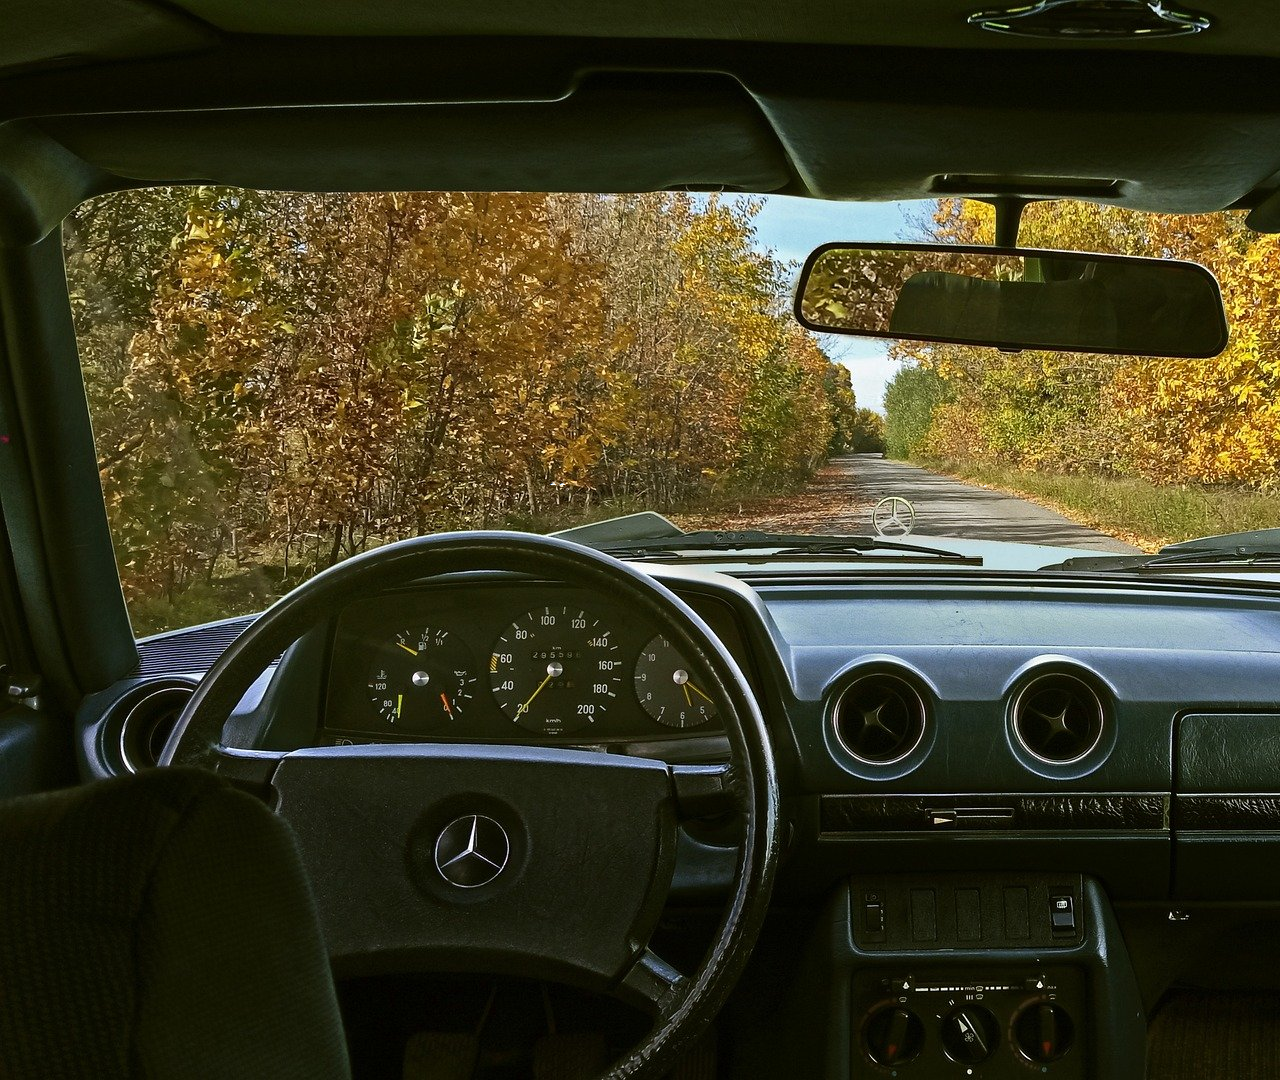
<file: www/loading.html>
<!DOCTYPE html>
<html>
<head>
  <meta charset="utf-8" />
  <link rel="icon" href="/favicon.ico" />
  <meta name="viewport" content="width=device-width, initial-scale=1" />
  <meta name="theme-color" content="#000000" />
  <title>#Загрузка сайта</title>
  <link rel="stylesheet" href="https://fonts.googleapis.com/css?family=Playfair+Display%3A900"/>
  <link rel="stylesheet" href="https://fonts.googleapis.com/css?family=Source+Sans+Pro%3A900"/>
  <link rel="stylesheet" href="./styles/loading.css"/>
</head>
<body>
<div class="item--xzX">
  <div class="rectangle-5-Ex3">
    <div class="property-1default-y8w">
    </div>
  </div>
  <div class="txt1-aeX">Твоё</div>
  <div class="txt2-A6w">окружение</div>
  <div class="txt3-zbm">тебя</div>
  <div class="txt4-UWw">тоже</div>
  <div class="txt5-xS7">характеризует</div>
</div>
</body>
</file>
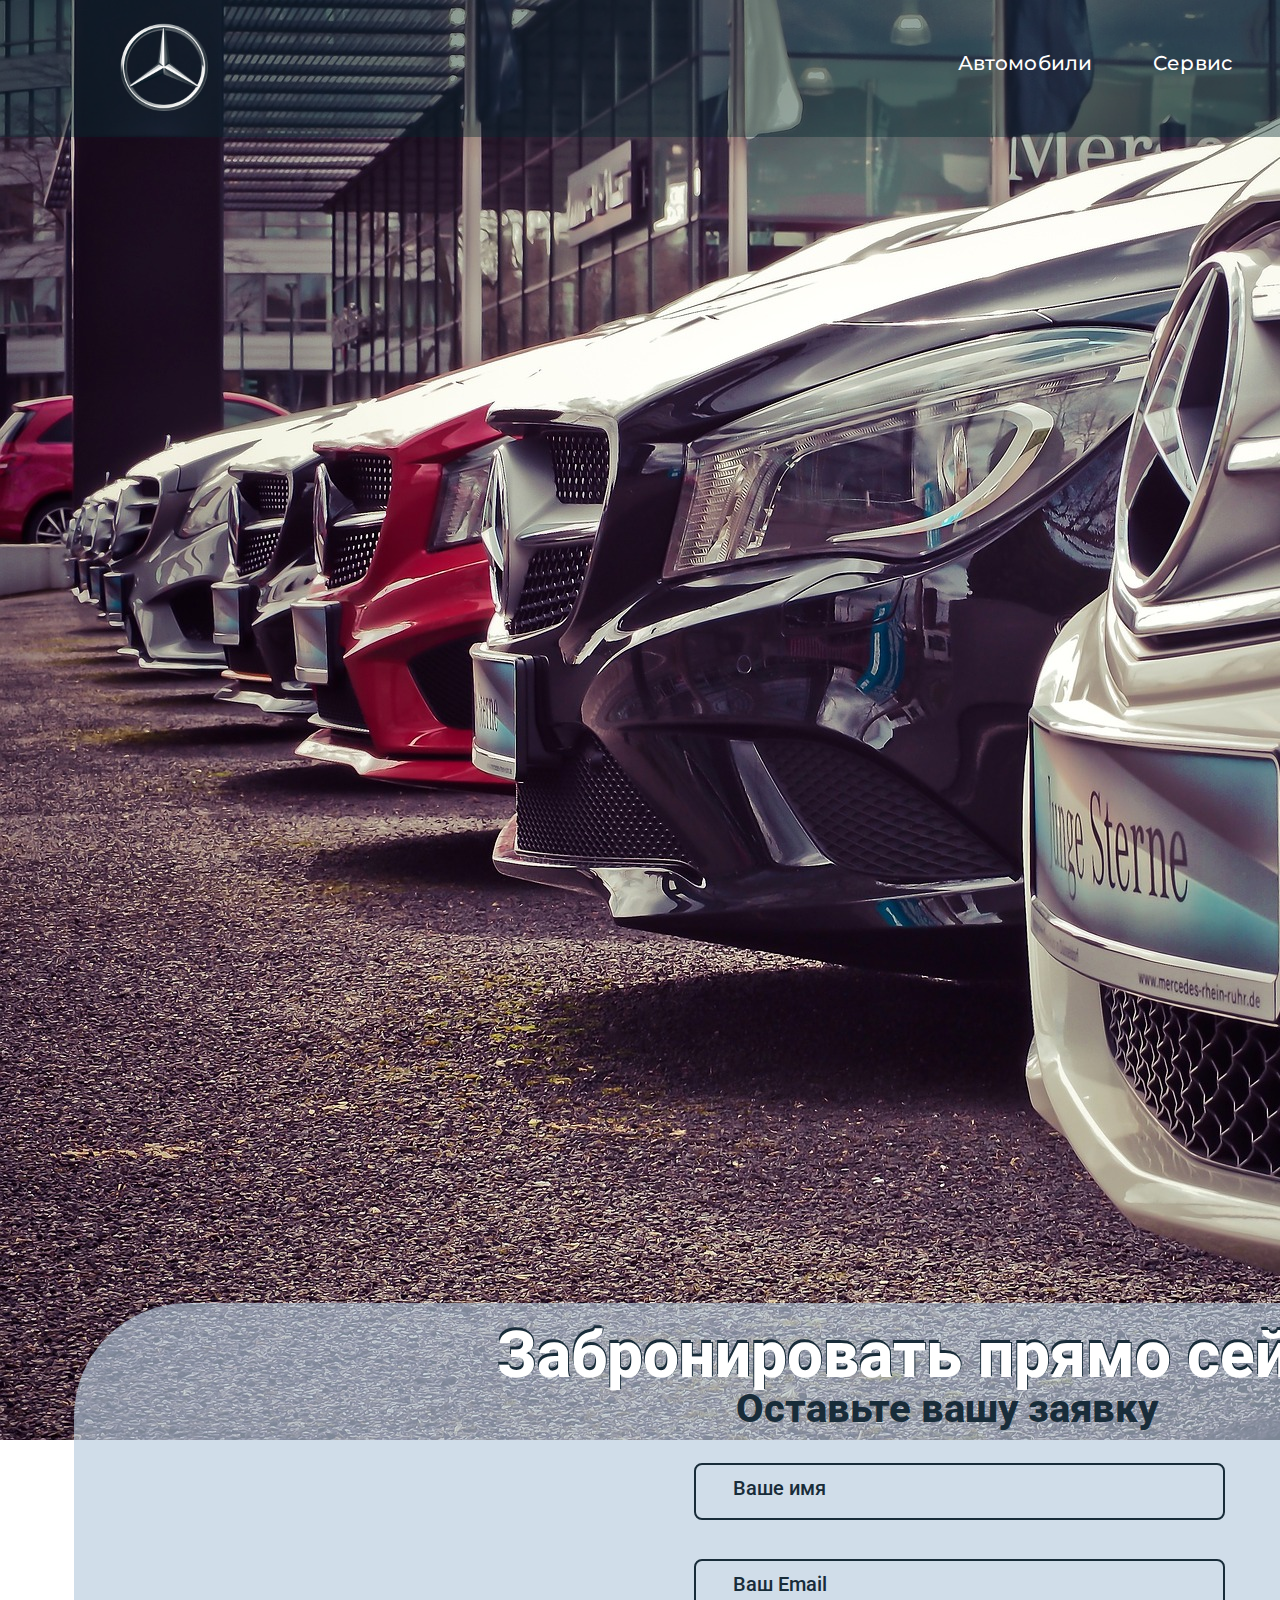
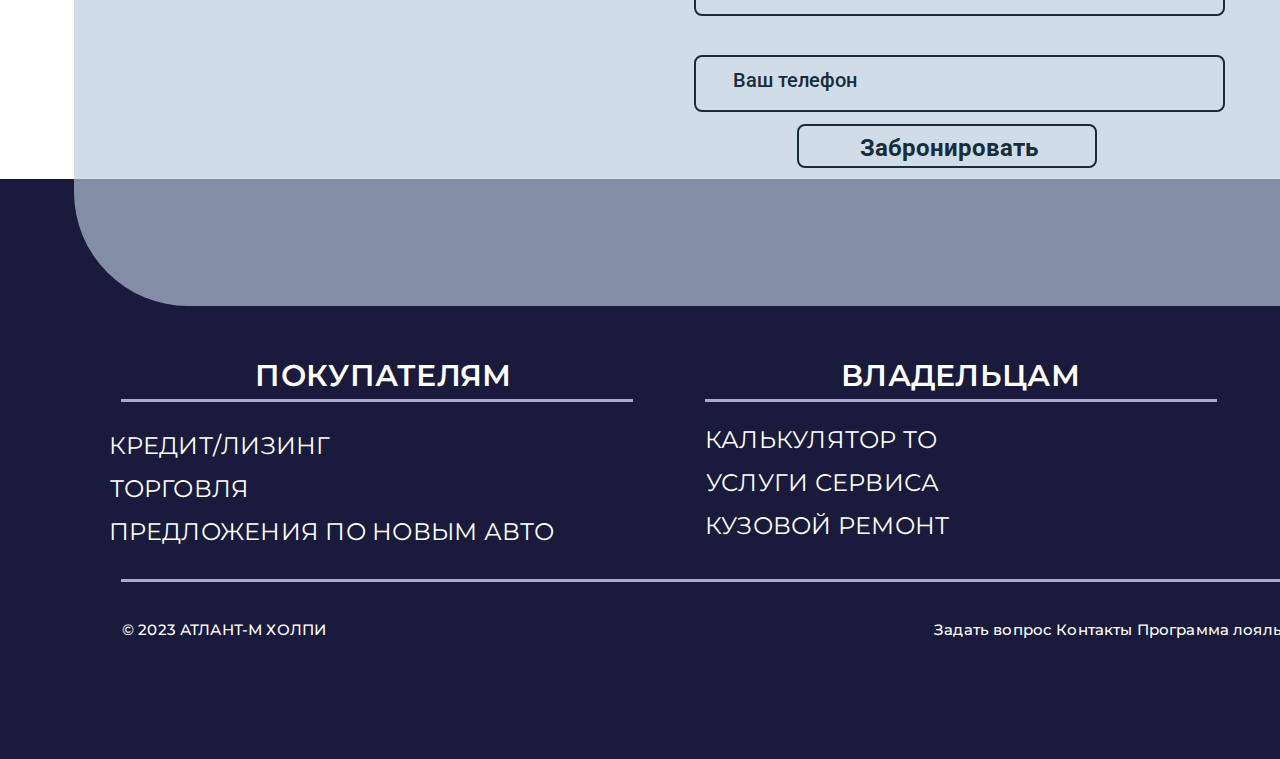
<file: www/reservation.html>
<!DOCTYPE html>
<html>
<head>
  <meta charset="utf-8" />
  <link rel="icon" href="/favicon.ico" />
  <meta name="viewport" content="width=device-width, initial-scale=1" />
  <meta name="theme-color" content="#000000" />
  <title>#Резервирование</title>
  <link rel="stylesheet" href="https://fonts.googleapis.com/css?family=Montserrat%3A400%2C500%2C600"/>
  <link rel="stylesheet" href="https://fonts.googleapis.com/css?family=Source+Sans+Pro%3A400%2C500%2C600%2C700%2C800"/>
  <link rel="stylesheet" href="https://fonts.googleapis.com/css?family=Roboto%3A500%2C700%2C800"/>
  <link rel="stylesheet" href="./styles/reservation.css"/>
</head>
<body>
<div class="reservation-AUK">
  <div class="footer-6My">
    <div class="auto-group-1j4j-mj1">
      <div class="auto-group-nrqf-7H5">
        <div class="blockinfo1-eno">
          <p class="item--C3d">ПОКУПАТЕЛЯМ</p>
          <div class="line-2-eRR">
          </div>
          <div class="item--yyV">
            <p class="text1-huV">КРЕДИТ/ЛИЗИНГ</p>
            <p class="text2-2wm">ТОРГОВЛЯ</p>
            <p class="text3-wYw">ПРЕДЛОЖЕНИЯ ПО НОВЫМ АВТО</p>
          </div>
        </div>
        <div class="blockinfo2-59M">
          <p class="item--psd">ВЛАДЕЛЬЦАМ</p>
          <div class="line-2-ii7">
          </div>
          <div class="item--g99">
            <p class="text1-1hD">КАЛЬКУЛЯТОР ТО</p>
            <p class="text2-9Hd">УСЛУГИ СЕРВИСА</p>
            <p class="text3-Uao">КУЗОВОЙ РЕМОНТ</p>
          </div>
        </div>
      </div>
      <div class="blockinfo3-cBD">
        <p class="item--Zs9">ДАВАЙТЕ ДРУЖИТЬ!</p>
        <div class="line-2-sN3">
        </div>
        <div class="auto-group-p4rx-Cv7">
          <div class="item--kAw">
            <img class="mask-group-UMq" src="./assets/mask-group-N2P.png"/>
            <img class="mask-group-pAo" src="./assets/mask-group.png"/>
            <img class="mask-group-MwR" src="./assets/mask-group-bdV.png"/>
          </div>
          <div class="item--6u1">
            <p class="instagram-1m5">@mercedesbenz</p>
            <p class="telegram-YW7">@MERCEDES_BENZ7</p>
            <p class="mail-faj">info@mercedes-benz.by</p>
          </div>
        </div>
      </div>
    </div>
    <div class="item--nfM">
    </div>
    <div class="auto-group-b4k3-h1d">
      <p class="item-2023--RCX">© 2023 АТЛАНТ-М ХОЛПИ</p>
      <p class="item--75M">Задать вопрос      Контакты      Программа лояльности      Пользовательское соглашение      Личный кабинет</p>
    </div>
  </div>
  <img class="automobile-12914911920-1-G6f" src="./assets/automobile-12914911920-1.png"/>
  <div class="item--Ph5">
    <div class="auto-group-mqgw-SfM">
      <p class="item--njD">Оставьте вашу заявку</p>
      <div class="item--F71">
        <p class="item--LeF">Забронировать прямо сейчас</p>
        <p class="item--1Eb">Забронировать прямо сейчас</p>
        <p class="item--fpw">Забронировать прямо сейчас</p>
      </div>
    </div>
    <div class="item--Keb">Ваше имя</div>
    <div class="email-wvs">Ваш Email</div>
    <div class="item--z8T">Ваш телефон</div>
    <div class="item--RjZ">
      <p class="item--XXh">Забронировать</p>
      <div class="rectangle-31-pWo">
      </div>
    </div>
  </div>
  <div class="header-vJw">
    <img class="mb-starnweb-1-TZm" src="./assets/mb-starnweb-1-MyD.png"/>
    <div class="item--zJo">Сервис</div>
    <div class="item--Eyq">Услуги</div>
    <div class="item--6FM">О нас</div>
    <div class="item--Zej">Автомобили</div>
    <img class="item--paf" src="./assets/-nKD.png"/>
    <div class="navigator-pDH">
      <div class="rectangle-7-9FZ">
      </div>
      <div class="rectangle-8-sxF">
      </div>
      <div class="rectangle-9-DWK">
      </div>
    </div>
  </div>
</div>
</body>
</file>
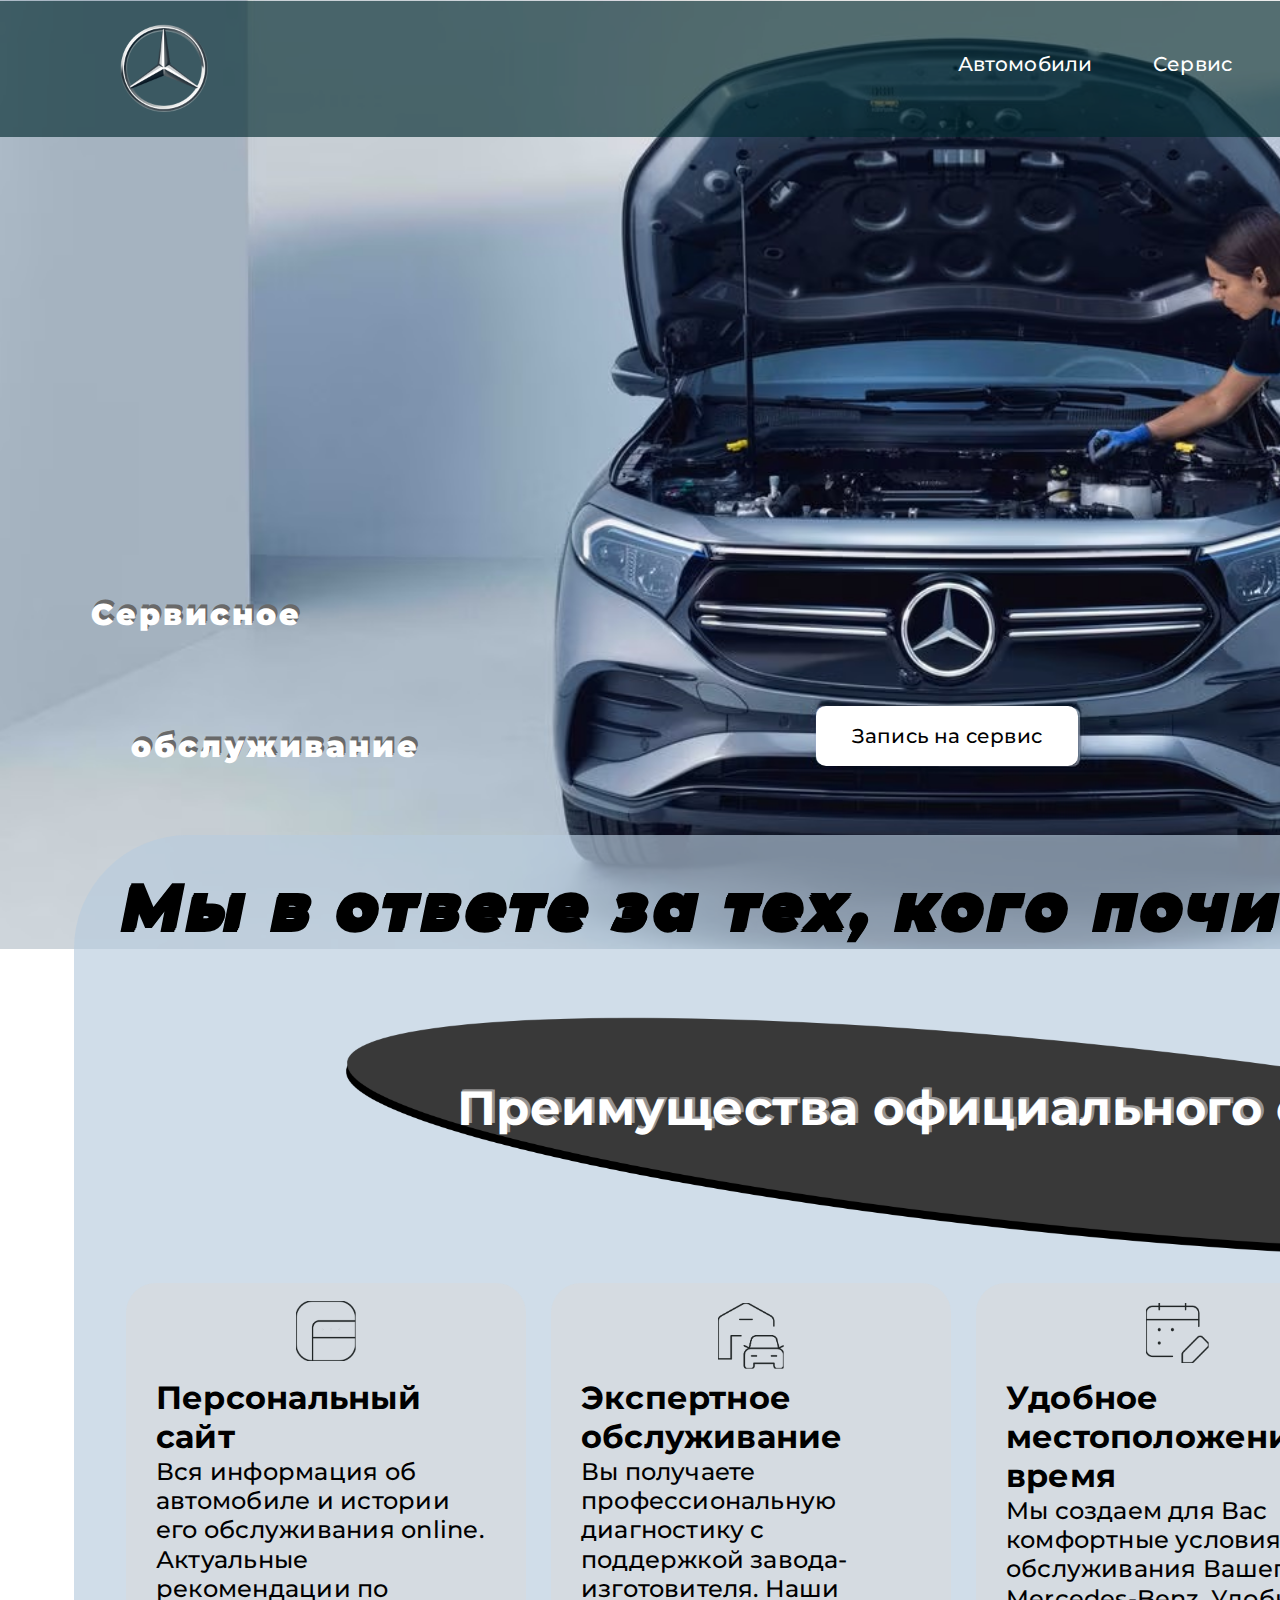
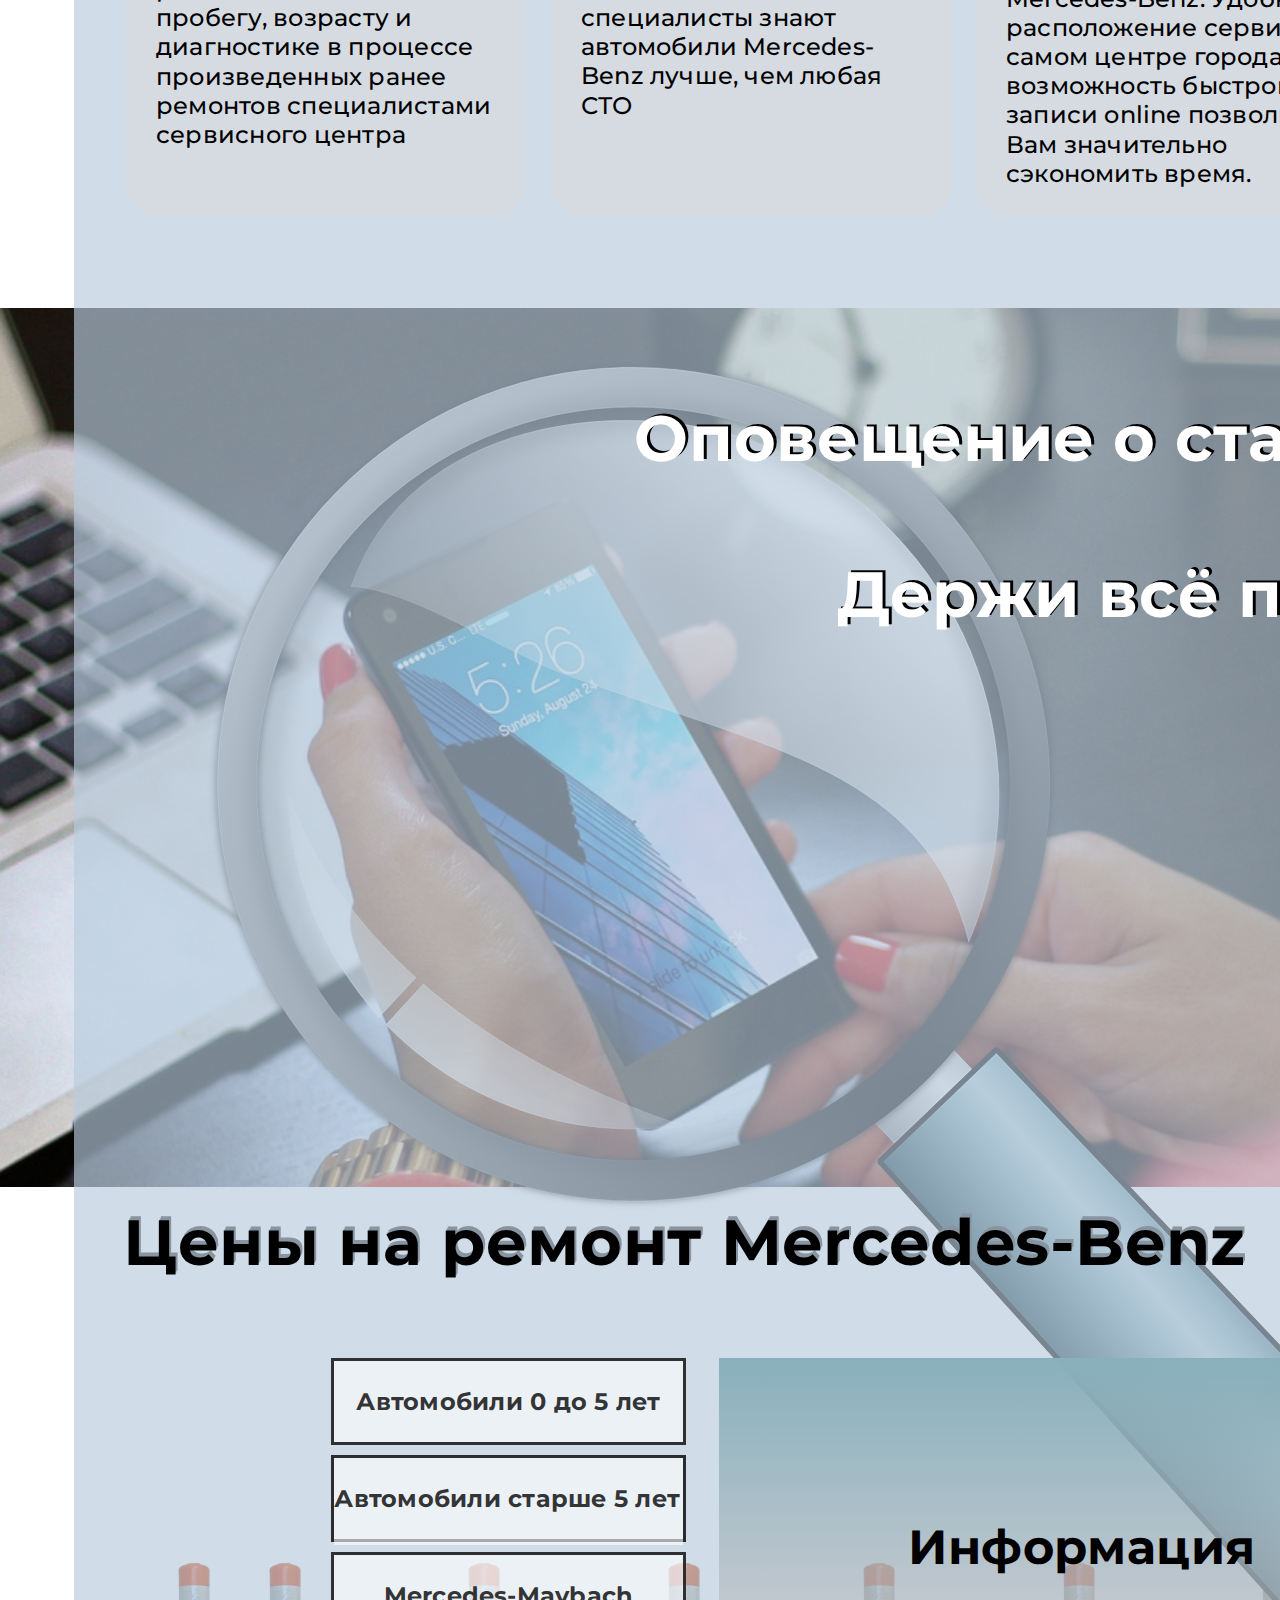
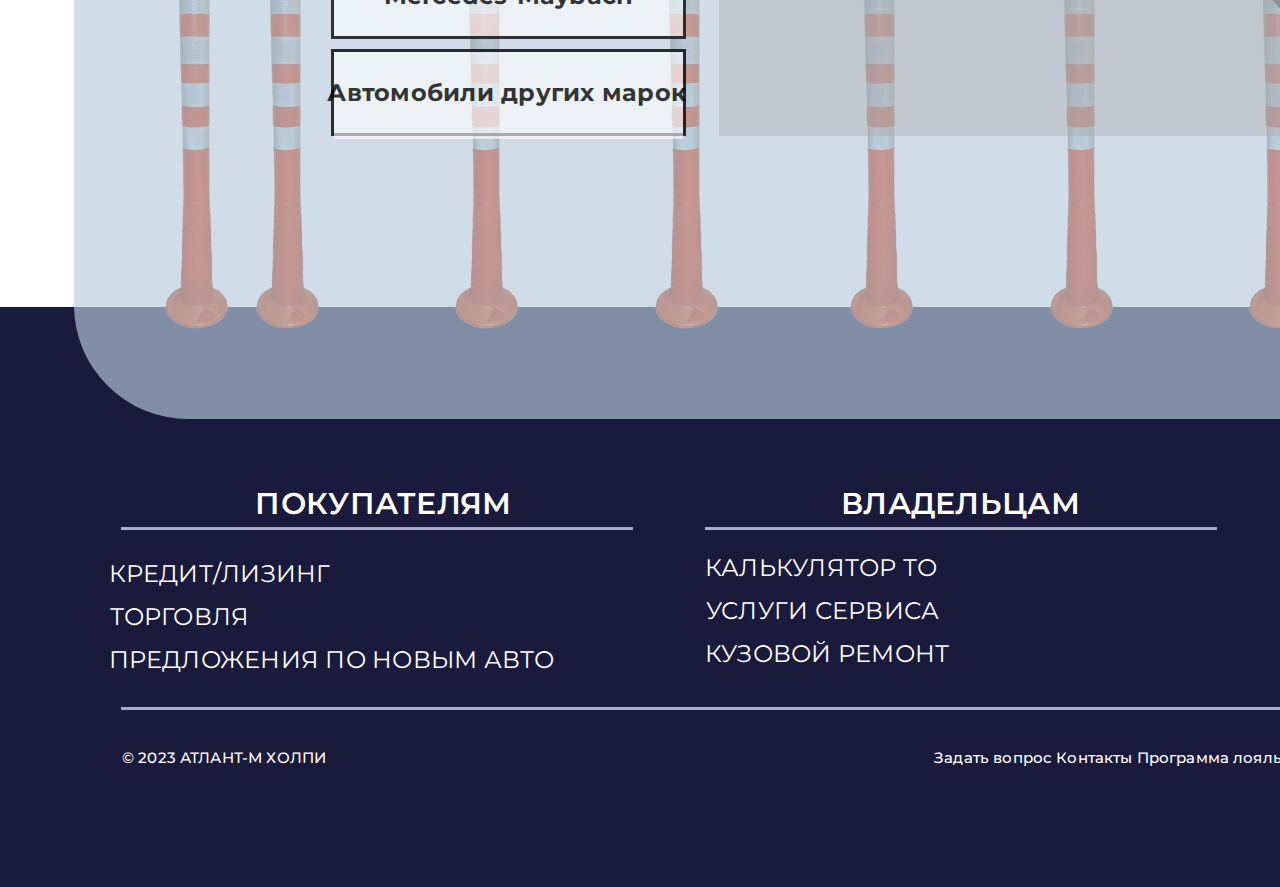
<file: www/service.html>
<!DOCTYPE html>
<html>
<head>
  <meta charset="utf-8" />
  <link rel="icon" href="/favicon.ico" />
  <meta name="viewport" content="width=device-width, initial-scale=1" />
  <meta name="theme-color" content="#000000" />
  <title>#Сервис</title>
  <link rel="stylesheet" href="https://fonts.googleapis.com/css?family=Montserrat%3A400%2C500%2C600%2C700%2C900"/>
  <link rel="stylesheet" href="https://fonts.googleapis.com/css?family=Source+Sans+Pro%3A400%2C500%2C600%2C700%2C900"/>
  <link rel="stylesheet" href="./styles/service_page.css"/>
</head>
<body>
<div class="item--vc3">
  <img class="service-1-zM1" src="./assets/service-1.png"/>
  <div class="footer-7wR">
    <div class="auto-group-sahq-QQj">
      <div class="auto-group-oi3m-YG3">
        <div class="blockinfo1-HUX">
          <p class="item--dHV">ПОКУПАТЕЛЯМ</p>
          <div class="line-2-shd">
          </div>
          <div class="item--p75">
            <p class="text1-YHy">КРЕДИТ/ЛИЗИНГ</p>
            <p class="text2-rpT">ТОРГОВЛЯ</p>
            <p class="text3-nCK">ПРЕДЛОЖЕНИЯ ПО НОВЫМ АВТО</p>
          </div>
        </div>
        <div class="blockinfo2-We7">
          <p class="item--eVR">ВЛАДЕЛЬЦАМ</p>
          <div class="line-2-Lt3">
          </div>
          <div class="item--gh1">
            <p class="text1-RPh">КАЛЬКУЛЯТОР ТО</p>
            <p class="text2-gqR">УСЛУГИ СЕРВИСА</p>
            <p class="text3-PNT">КУЗОВОЙ РЕМОНТ</p>
          </div>
        </div>
      </div>
      <div class="blockinfo3-JkK">
        <p class="item--f55">ДАВАЙТЕ ДРУЖИТЬ!</p>
        <div class="line-2-ksD">
        </div>
        <div class="auto-group-w7uo-sgw">
          <div class="item--12T">
            <img class="mask-group-vQK" src="./assets/mask-group-4h9.png"/>
            <img class="mask-group-fsh" src="./assets/mask-group-92T.png"/>
            <img class="mask-group-1gf" src="./assets/mask-group-vZq.png"/>
          </div>
          <div class="item--ZCP">
            <p class="instagram-GsV">@mercedesbenz</p>
            <p class="telegram-o6j">@MERCEDES_BENZ7</p>
            <p class="mail-7t7">info@mercedes-benz.by</p>
          </div>
        </div>
      </div>
    </div>
    <div class="item--rKu">
    </div>
    <div class="auto-group-mtts-kgB">
      <p class="item-2023--Us5">© 2023 АТЛАНТ-М ХОЛПИ</p>
      <p class="item--mbH">Задать вопрос      Контакты      Программа лояльности      Пользовательское соглашение      Личный кабинет</p>
    </div>
  </div>
  <div class="item--WSP">
    <img class="stolbincaptv2-400x400-1-pCB" src="./assets/stolbincaptv2-400x400-1.png"/>
    <img class="stolbincaptv2-400x400-5-vm1" src="./assets/stolbincaptv2-400x400-5.png"/>
    <img class="stolbincaptv2-400x400-3-3aj" src="./assets/stolbincaptv2-400x400-3.png"/>
    <img class="stolbincaptv2-400x400-6-Zoy" src="./assets/stolbincaptv2-400x400-6.png"/>
    <img class="stolbincaptv2-400x400-2-u79" src="./assets/stolbincaptv2-400x400-2.png"/>
    <img class="stolbincaptv2-400x400-7-pzo" src="./assets/stolbincaptv2-400x400-7.png"/>
    <img class="stolbincaptv2-400x400-4-ktT" src="./assets/stolbincaptv2-400x400-4.png"/>
    <img class="stolbincaptv2-400x400-8-Vb9" src="./assets/stolbincaptv2-400x400-8.png"/>
    <img class="stolbincaptv2-400x400-9-dST" src="./assets/stolbincaptv2-400x400-9.png"/>
    <img class="stolbincaptv2-400x400-10-wT9" src="./assets/stolbincaptv2-400x400-10.png"/>
  </div>
  <img class="item--TAb" src="./assets/-ZiT.png"/>
  <img class="loupe-png-background-1-mh5" src="./assets/loupe-png-background-1.png"/>
  <div class="rectangle-3-haj">
  </div>
  <div class="item--RFq">
    <p class="item--viP">Мы в ответе за тех, кого починили</p>
    <p class="item--aY3">Мы в ответе за тех, кого починили</p>
    <p class="item--1NT">Мы в ответе за тех, кого починили</p>
  </div>
  <div class="item--fC7">
    <p class="item--MKq">обслуживание </p>
    <p class="item--EuR">обслуживание </p>
    <p class="item--7yD">обслуживание </p>
  </div>
  <div class="item--o5M">
    <p class="item--Vis">Сервисное</p>
    <p class="item--zQj">Сервисное</p>
    <p class="item--goM">Сервисное</p>
  </div>
  <div class="item--b9d">
    <p class="mercedes-benz-tPd">Mercedes-Benz</p>
    <p class="mercedes-benz-Q75">Mercedes-Benz</p>
    <p class="mercedes-benz-uJj">Mercedes-Benz</p>
  </div>
  <div class="item--pRh">Запись на сервис</div>
  <div class="item-1-r7V">
  </div>
  <div class="item-2-Ma3">
  </div>
  <div class="item-4-s2b">
  </div>
  <img class="wheel-1-yrK" src="./assets/wheel-1.png"/>
  <div class="item-3-iJ7">
  </div>
  <img class="browser-1-EGT" src="./assets/browser-1.png"/>
  <p class="online--m1V">
    <span class="online--m1V-sub-0">
    Персональный сайт
    <br/>
    
    </span>
    <span class="online--m1V-sub-1">Вся информация об автомобиле и истории его обслуживания online. Актуальные рекомендации по пробегу, возрасту и диагностике в процессе произведенных ранее ремонтов специалистами сервисного центра</span>
  </p>
  <p class="mercedes-benz--Mfq">
    <span class="mercedes-benz--Mfq-sub-0">
    Экспертное обслуживание
    <br/>
    
    </span>
    <span class="mercedes-benz--Mfq-sub-1">Вы получаете профессиональную диагностику с поддержкой завода-изготовителя. Наши специалисты знают автомобили Mercedes-Benz лучше, чем любая СТО</span>
  </p>
  <p class="mercedes-benz-online--2Z1">
    <span class="mercedes-benz-online--2Z1-sub-0">
    Удобное местоположение и время
    <br/>
    
    </span>
    <span class="mercedes-benz-online--2Z1-sub-1">Мы создаем для Вас комфортные условия обслуживания Вашего Mercedes-Benz. Удобное расположение сервиса в самом центре города и возможность быстрой записи online позволит Вам значительно сэкономить время.</span>
  </p>
  <p class="item-2--Fib">
    <span class="item-2--Fib-sub-0">
    Гарантия на работы и запасные части 2 года
    <br/>
    
    </span>
    <span class="item-2--Fib-sub-1">Мы ручаемся за качество оригинальных запасных частей и несём полную ответственность за выполненные нашими специалистами работы</span>
  </p>
  <img class="parking-car-1-Nif" src="./assets/parking-car-1.png"/>
  <img class="calendar-1-JsD" src="./assets/calendar-1.png"/>
  <div class="item--SyR">
    <p class="item--LJ7">
    Оповещение о статусах ремонта автомобиля
    <br/>
    Держи всё под контролем!
    </p>
    <p class="item--uVd">
    Оповещение о статусах ремонта автомобиля
    <br/>
    Держи всё под контролем!
    </p>
  </div>
  <div class="mercedes-benz-tsM">
    <p class="mercedes-benz-R6b">Цены на ремонт Mercedes-Benz</p>
    <p class="mercedes-benz-uGf">Цены на ремонт Mercedes-Benz</p>
    <p class="mercedes-benz-Phd">Цены на ремонт Mercedes-Benz</p>
  </div>
  <img class="ellipse-9-t8b" src="./assets/ellipse-9.png"/>
  <img class="ellipse-10-1DD" src="./assets/ellipse-10.png"/>
  <div class="item--YU3">
    <p class="item--2e7">Преимущества официального сервиса</p>
    <p class="item--tAX">Преимущества официального сервиса</p>
    <p class="item--8af">Преимущества официального сервиса</p>
  </div>
  <div class="frame-3-aSf">Подробнее</div>
  <div class="header-EXD">
    <div class="rectangle-2-xy1">
    </div>
    <div class="rectangle-3-tLs">
    </div>
    <img class="mb-starnweb-1-2T5" src="./assets/mb-starnweb-1-kMy.png"/>
    <div class="item--kdy">Сервис</div>
    <div class="item--QiX">Услуги</div>
    <div class="item--53y">О нас</div>
    <div class="item--9Jj">Автомобили</div>
    <img class="item--cTD" src="./assets/-rEw.png"/>
    <div class="navigator-XKH">
      <div class="rectangle-7-eeo">
      </div>
      <div class="rectangle-8-mzK">
      </div>
      <div class="rectangle-9-6Fu">
      </div>
    </div>
  </div>
  <div class="component-65-Roy">
    <div class="auto-group-egxd-Ydh">
      <div class="auto-group-po63-gE7">
        <div class="group-23-CCT">
          <div class="rectangle-41-wA3">Автомобили 0 до 5 лет</div>
        </div>
        <div class="group-24-19u">
          <div class="rectangle-41-xL3">
            <div class="rectangle-38-tjV">
            </div>
          </div>
          <p class="item-5--pd9">Автомобили старше 5 лет</p>
        </div>
        <div class="rectangle-41-Uhh">Mercedes-Maybach</div>
      </div>
      <div class="group-26-YhZ">
        <div class="rectangle-41-Jgj">
          <div class="rectangle-38-rCT">
          </div>
        </div>
        <p class="item--aeF">Автомобили других марок</p>
      </div>
    </div>
    <div class="auto-group-ap4f-e8K">Информация</div>
  </div>
</div>
</body>
</file>
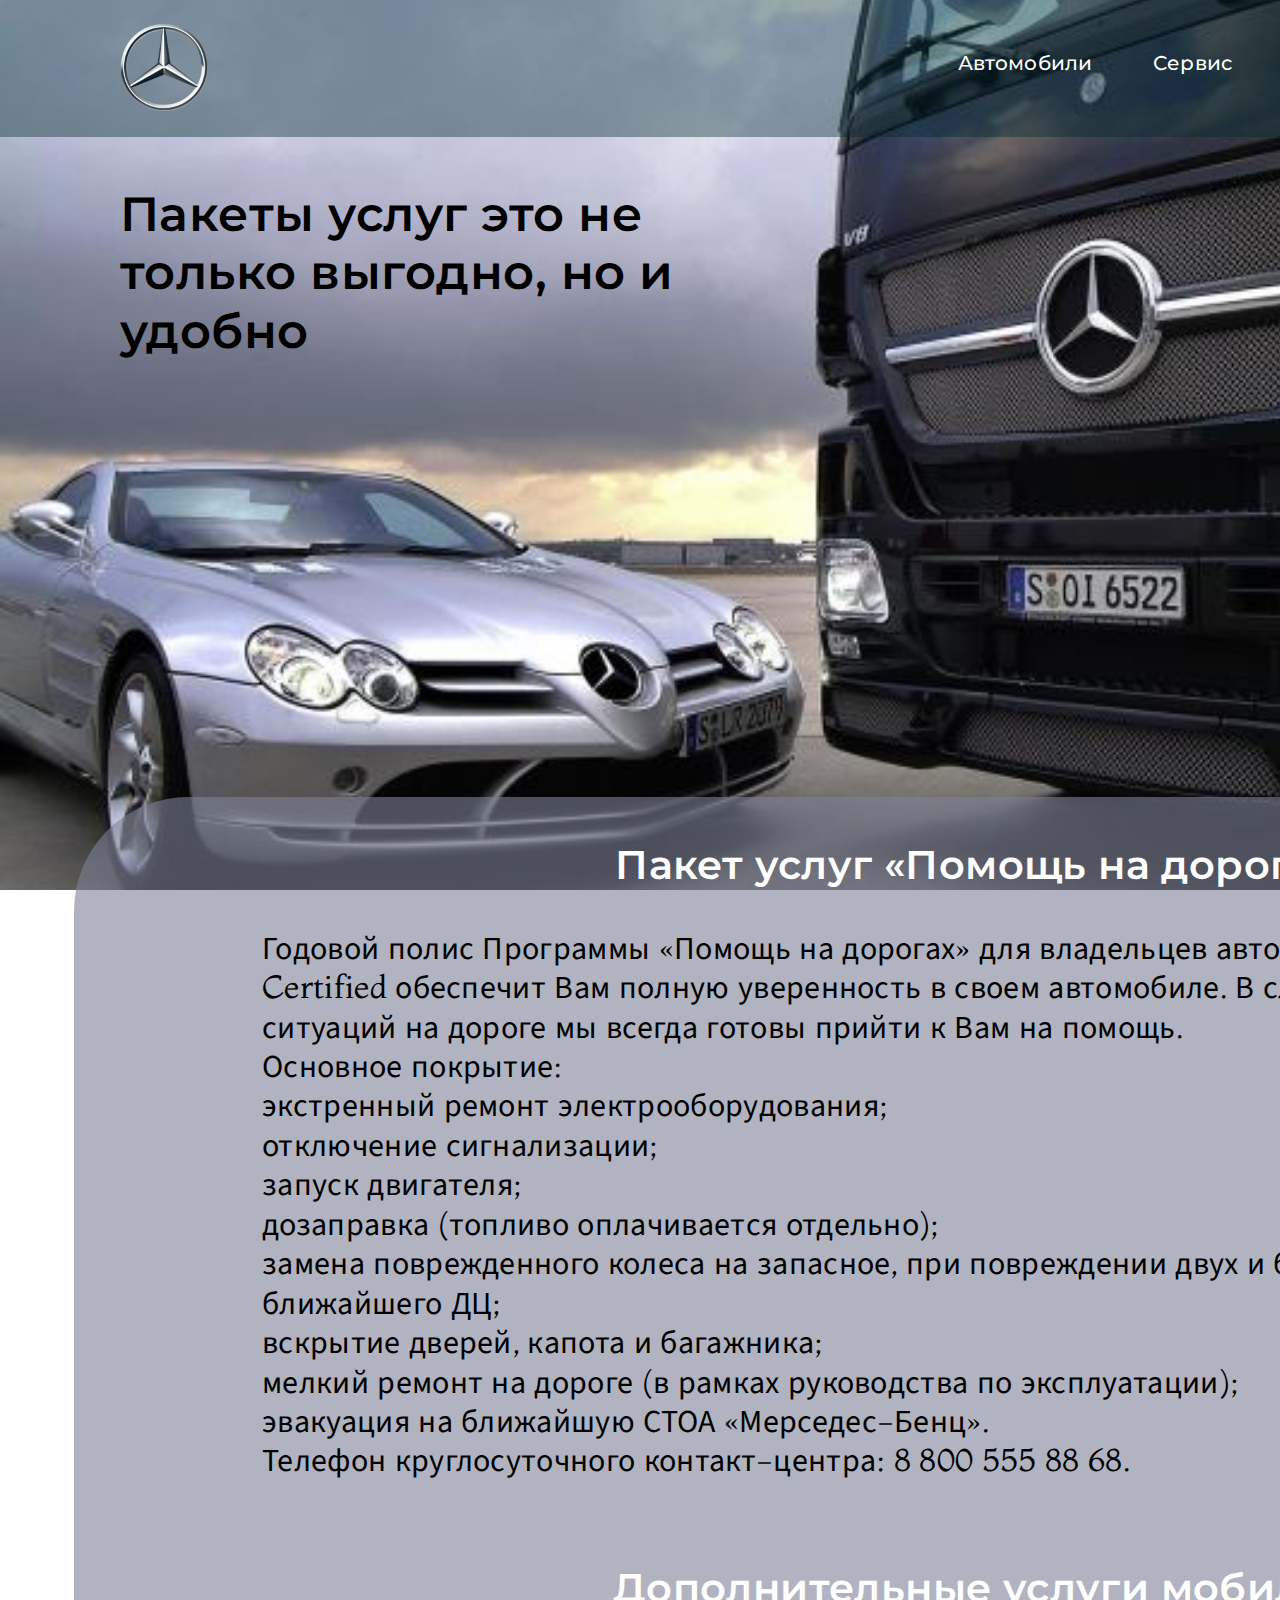
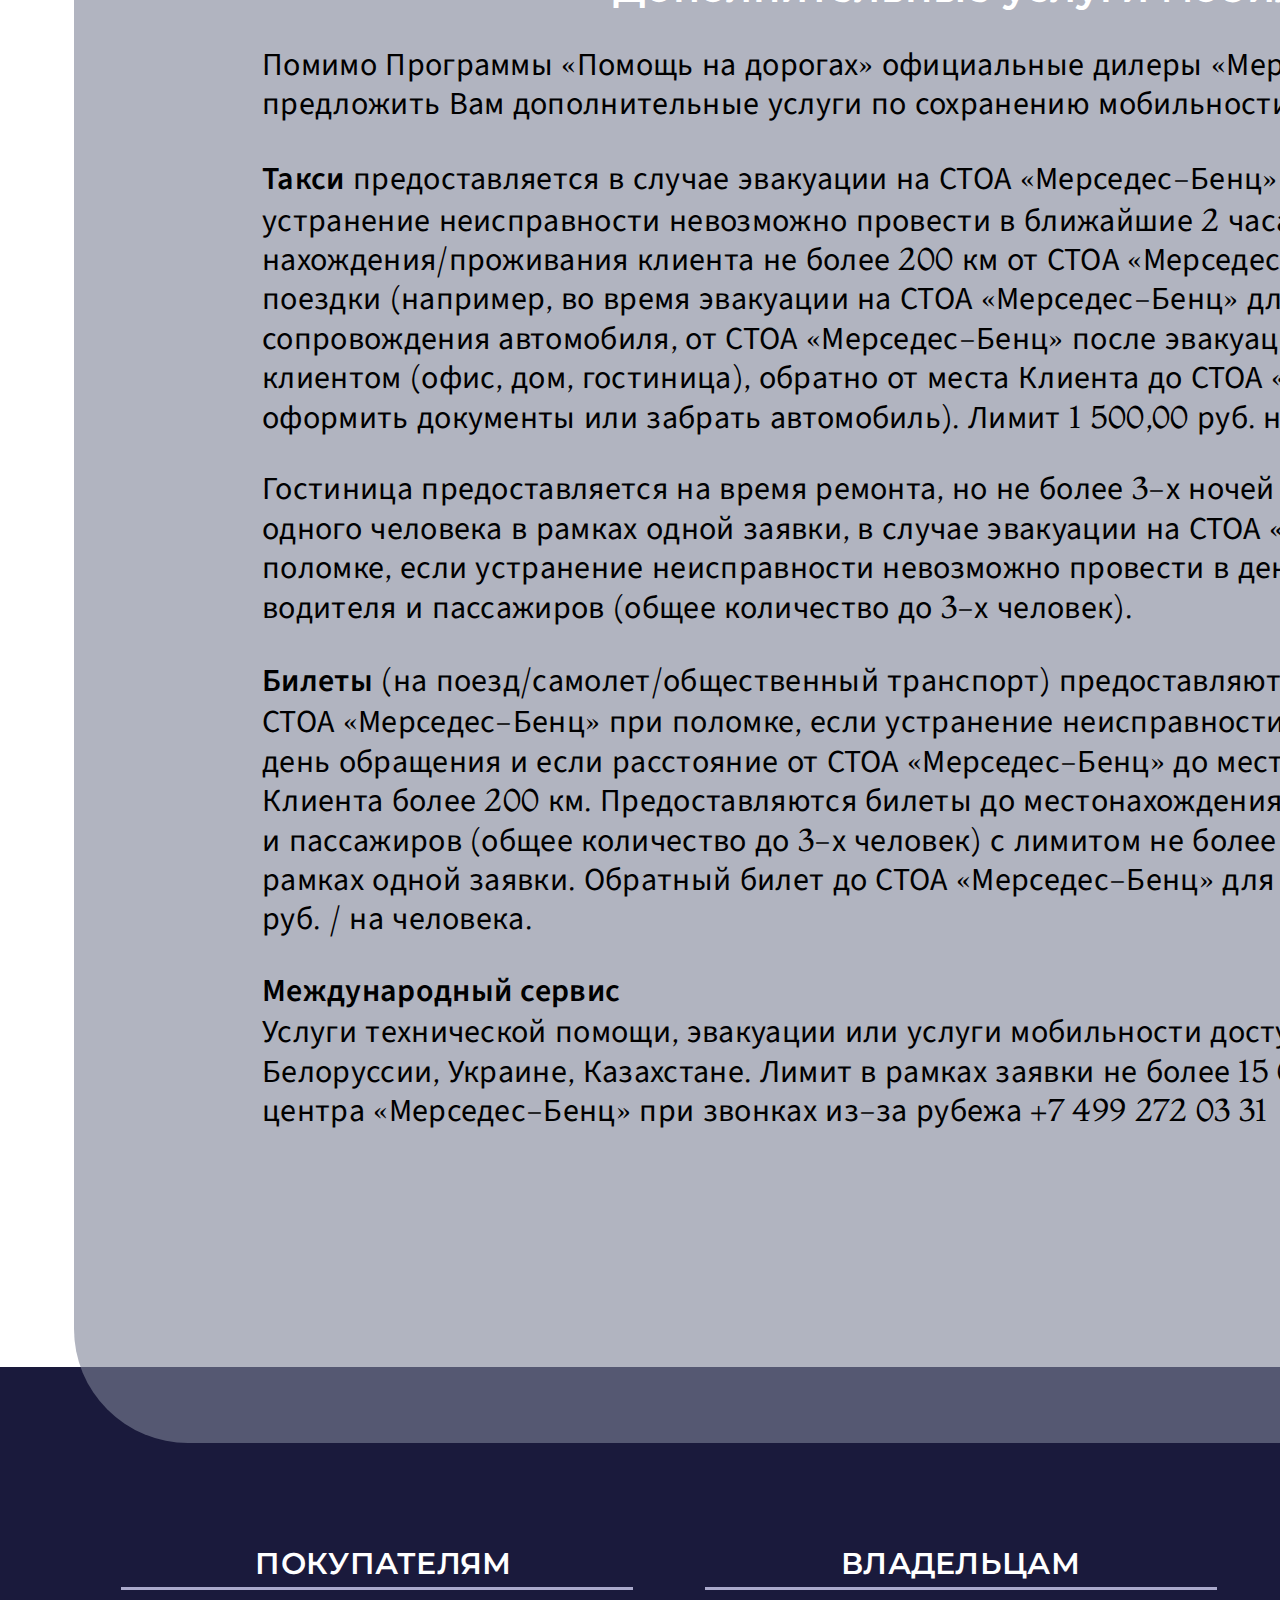
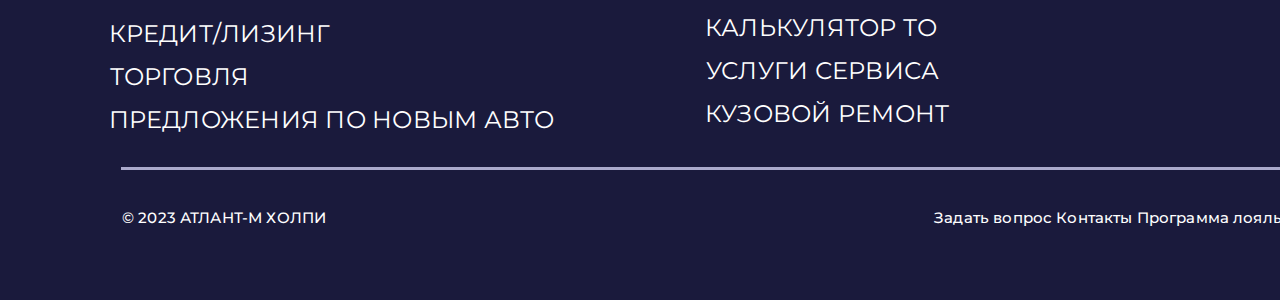
<file: www/services.html>
<!DOCTYPE html>
<html>
<head>
  <meta charset="utf-8" />
  <link rel="icon" href="/favicon.ico" />
  <meta name="viewport" content="width=device-width, initial-scale=1" />
  <meta name="theme-color" content="#000000" />
  <title>#Услуги</title>
  <link rel="stylesheet" href="https://fonts.googleapis.com/css?family=Montserrat%3A400%2C500%2C600"/>
  <link rel="stylesheet" href="https://fonts.googleapis.com/css?family=Source+Sans+Pro%3A400%2C500%2C600"/>
  <link rel="stylesheet" href="https://fonts.googleapis.com/css?family=Montaga%3A400"/>
  <link rel="stylesheet" href="https://fonts.googleapis.com/css?family=Montagu+Slab%3A600"/>
  <link rel="stylesheet" href="./styles/yslygi.css"/>
</head>
<body>
<div class="item--CVy">
  <div class="footer-uvB">
    <div class="auto-group-af2k-zgj">
      <div class="auto-group-mnsd-LEo">
        <div class="blockinfo1-t1R">
          <p class="item--pfm">ПОКУПАТЕЛЯМ</p>
          <div class="line-2-VG7">
          </div>
          <div class="item--Dxo">
            <p class="text1-XyV">КРЕДИТ/ЛИЗИНГ</p>
            <p class="text2-FuV">ТОРГОВЛЯ</p>
            <p class="text3-Nz7">ПРЕДЛОЖЕНИЯ ПО НОВЫМ АВТО</p>
          </div>
        </div>
        <div class="blockinfo2-7B1">
          <p class="item--PuD">ВЛАДЕЛЬЦАМ</p>
          <div class="line-2-tLB">
          </div>
          <div class="item--qWK">
            <p class="text1-Nm9">КАЛЬКУЛЯТОР ТО</p>
            <p class="text2-7yd">УСЛУГИ СЕРВИСА</p>
            <p class="text3-TGo">КУЗОВОЙ РЕМОНТ</p>
          </div>
        </div>
      </div>
      <div class="blockinfo3-PAT">
        <p class="item--99d">ДАВАЙТЕ ДРУЖИТЬ!</p>
        <div class="line-2-e6P">
        </div>
        <div class="auto-group-q2fv-AqR">
          <div class="item--JRq">
            <img class="mask-group-SH9" src="./assets/mask-group-37q.png"/>
            <img class="mask-group-n67" src="./assets/mask-group-Vc7.png"/>
            <img class="mask-group-Wno" src="./assets/mask-group-WYT.png"/>
          </div>
          <div class="item--rLs">
            <p class="instagram-AsM">@mercedesbenz</p>
            <p class="telegram-hMV">@MERCEDES_BENZ7</p>
            <p class="mail-RHV">info@mercedes-benz.by</p>
          </div>
        </div>
      </div>
    </div>
    <div class="item--LvF">
    </div>
    <div class="auto-group-q2ou-3Js">
      <p class="item-2023--n1Z">© 2023 АТЛАНТ-М ХОЛПИ</p>
      <p class="item--GSX">Задать вопрос      Контакты      Программа лояльности      Пользовательское соглашение      Личный кабинет</p>
    </div>
  </div>
  <img class="item-01634569596-1-E1y" src="./assets/-fe3.png"/>
  <div class="group-18-kW7">
    <p class="item--ERH">Пакет услуг «Помощь на дорогах»</p>
    <p class="mercedes-benz-certified-8-800-555-88-68-fmV">
    Годовой полис Программы «Помощь на дорогах» для владельцев автомобилей Mercedes-Benz Certified обеспечит Вам полную уверенность в своем автомобиле. В случае непредвиденных ситуаций на дороге мы всегда готовы прийти к Вам на помощь.
    <br/>
    Основное покрытие:
    <br/>
    экстренный ремонт электрооборудования;
    <br/>
    отключение сигнализации;
    <br/>
    запуск двигателя;
    <br/>
    дозаправка (топливо оплачивается отдельно);
    <br/>
    замена поврежденного колеса на запасное, при повреждении двух и более колес доставка ТС до ближайшего ДЦ;
    <br/>
    вскрытие дверей, капота и багажника;
    <br/>
    мелкий ремонт на дороге (в рамках руководства по эксплуатации);
    <br/>
    эвакуация на ближайшую СТОА «Мерседес-Бенц».
    <br/>
    Телефон круглосуточного контакт-центра: 8 800 555 88 68.
    </p>
    <p class="item--i9R">Дополнительные услуги мобильности</p>
    <p class="item--m7h">Помимо Программы «Помощь на дорогах» официальные дилеры «Мерседес-Бенц» готовы предложить Вам дополнительные услуги по сохранению мобильности.</p>
    <p class="item-2-200-2-1-50000--oyV">
      <span class="item-2-200-2-1-50000--oyV-sub-0">Такси</span>
      <span class="item-2-200-2-1-50000--oyV-sub-1"> предоставляется в случае эвакуации на СТОА «Мерседес-Бенц» при поломке, если устранение неисправности невозможно провести в ближайшие 2 часа,и если место нахождения/проживания клиента не более 200 км от СТОА «Мерседес-Бенц». Доступно 2 поездки (например, во время эвакуации на СТОА «Мерседес-Бенц» для комфортного сопровождения автомобиля, от СТОА «Мерседес-Бенц» после эвакуации до места, указанного клиентом (офис, дом, гостиница), обратно от места Клиента до СТОА «Мерседес-Бенц», чтобы оформить документы или забрать автомобиль). Лимит 1 500,00 руб. на поездку.</span>
    </p>
    <p class="item-3-15-000-3--x51">Гостиница предоставляется на время ремонта, но не более 3-х ночей с лимитом в 15 000 руб. на одного человека в рамках одной заявки, в случае эвакуации на СТОА «Мерседес-Бенц» при поломке, если устранение неисправности невозможно провести в день обращения. Для водителя и пассажиров (общее количество до 3-х человек).</p>
    <p class="item-200-3-15-000-15-000--Kbh">
      <span class="item-200-3-15-000-15-000--Kbh-sub-0">Билеты</span>
      <span class="item-200-3-15-000-15-000--Kbh-sub-1"> (на поезд/самолет/общественный транспорт) предоставляются в случае эвакуации на СТОА «Мерседес-Бенц» при поломке, если устранение неисправности невозможно провести в день обращения и если расстояние от СТОА «Мерседес-Бенц» до местонахождения/проживания Клиента более 200 км. Предоставляются билеты до местонахождения/проживания для водителя и пассажиров (общее количество до 3-х человек) с лимитом не более 15 000 руб. / на человека в рамках одной заявки. Обратный билет до СТОА «Мерседес-Бенц» для водителя, лимит 15 000 руб. / на человека.</span>
    </p>
    <p class="item-15-000-7-499-272-03-31-b9D">
      <span class="item-15-000-7-499-272-03-31-b9D-sub-0">
      Международный сервис
      <br/>
      
      </span>
      <span class="item-15-000-7-499-272-03-31-b9D-sub-1">Услуги технической помощи, эвакуации или услуги мобильности доступны в Европе, Белоруссии, Украине, Казахстане. Лимит в рамках заявки не более 15 000 руб. Номер Контакт-центра «Мерседес-Бенц» при звонках из-за рубежа +7 499 272 03 31</span>
    </p>
  </div>
  <p class="item--5kX">Пакеты услуг это не только выгодно, но и удобно</p>
  <div class="header-WL3">
    <img class="mb-starnweb-1-qNK" src="./assets/mb-starnweb-1-n5H.png"/>
    <div class="item--A9h">Сервис</div>
    <div class="item--1w1">Услуги</div>
    <div class="item--VLP">О нас</div>
    <div class="item--Zb9">Автомобили</div>
    <img class="item--dqu" src="./assets/-KJj.png"/>
    <div class="navigator-XgP">
      <div class="rectangle-7-FsH">
      </div>
      <div class="rectangle-8-bAT">
      </div>
      <div class="rectangle-9-iks">
      </div>
    </div>
  </div>
</div>
</body>
</file>
<file: www/styles/index.css>
html {
	font-size:62.5%;
}
* {
	margin: 0;
	padding: 0;
}
ul, li {
	list-style: none;
}
input {
	border: none;
}
body {
  width: 192rem;
}.item--Foq {
  width: 100%;
  height: 500rem;
  position: relative;
  overflow: hidden;
  background-color: #270b0b;
}
.item--Foq .item--M6B {
  width: 192rem;
  height: 128rem;
  position: absolute;
  left: 0;
  top: 0;
  object-fit: cover;
  vertical-align: top;
}
.item--Foq .item--sqD {
  width: 192rem;
  height: 128rem;
  position: absolute;
  left: 0;
  top: 118rem;
  object-fit: cover;
  vertical-align: top;
}
.item--Foq .item--zuq {
  width: 192rem;
  height: 13.6rem;
  position: absolute;
  left: 0;
  top: 107.2rem;
  background: linear-gradient(0deg, #dae4f2 50%, rgba(192, 208, 233, 0) 123.53%);
}
.item--Foq .bildboard-2Lj {
  box-sizing: border-box;
  padding: 3.7rem 7.9rem 4.2rem 6.8rem;
  width: 89.8rem;
  height: 37.9rem;
  position: absolute;
  left: 7.8rem;
  top: 32.4rem;
  background-color: rgba(38, 74, 90, 0.8000000119);
  border-radius: 3.7rem;
}
.item--Foq .bildboard-2Lj .mercedes-benz-the-best-or-nothing-Kqd {
  max-width: 75.1rem;
  font-size: 9rem;
  font-weight: 800;
  line-height: 1.1111111111;
  letter-spacing: 0.09rem;
  color: #ffffff;
  font-family: Montserrat, 'Source Sans Pro';
}
.item--Foq .footer-nUK {
  box-sizing: border-box;
  padding: 17.9rem 11.9rem 11.9rem 12.1rem;
  width: 192rem;
  height: 58rem;
  position: absolute;
  left: 0;
  top: 442rem;
  align-items: center;
  display: flex;
  flex-direction: column;
  background-color: #1a1a3c;
}
.item--Foq .footer-nUK .auto-group-hbmd-Uc3 {
  margin-bottom: 2.4rem;
  width: 100%;
  height: 19.7rem;
  display: flex;
  align-items: center;
  flex-shrink: 0;
}
.item--Foq .footer-nUK .auto-group-hbmd-Uc3 .auto-group-hvd1-16B {
  box-sizing: border-box;
  padding-right: 7.1rem;
  height: 100%;
  display: flex;
  align-items: flex-start;
  flex-shrink: 0;
}
.item--Foq .footer-nUK .auto-group-hbmd-Uc3 .auto-group-hvd1-16B .blockinfo1-K6s {
  margin-right: 7.2rem;
  width: 51.2rem;
  align-items: center;
  display: flex;
  flex-direction: column;
  flex-shrink: 0;
}
.item--Foq .footer-nUK .auto-group-hbmd-Uc3 .auto-group-hvd1-16B .blockinfo1-K6s .item--Rfh {
  margin: 0rem 0rem 0.4rem 1.3rem;
  font-size: 3rem;
  font-weight: 600;
  line-height: 1.2175;
  letter-spacing: 0.03rem;
  color: #ffffff;
  font-family: Montserrat, 'Source Sans Pro';
  white-space: nowrap;
  flex-shrink: 0;
}
.item--Foq .footer-nUK .auto-group-hbmd-Uc3 .auto-group-hvd1-16B .blockinfo1-K6s .line-2-P8f {
  margin-bottom: 2.9rem;
  width: 100%;
  height: 0.3rem;
  background-color: #abaacc;
  flex-shrink: 0;
}
.item--Foq .footer-nUK .auto-group-hbmd-Uc3 .auto-group-hvd1-16B .blockinfo1-K6s .item--KHD {
  margin-right: 9.1rem;
  row-gap: 1.4rem;
  display: flex;
  flex-direction: column;
  flex-shrink: 0;
}
.item--Foq .footer-nUK .auto-group-hbmd-Uc3 .auto-group-hvd1-16B .blockinfo1-K6s .item--KHD .text1-DdV {
  font-size: 2.4rem;
  font-weight: 400;
  line-height: 1.2175;
  letter-spacing: 0.024rem;
  color: #ffffff;
  font-family: Montserrat, 'Source Sans Pro';
  white-space: nowrap;
  flex-shrink: 0;
}
.item--Foq .footer-nUK .auto-group-hbmd-Uc3 .auto-group-hvd1-16B .blockinfo1-K6s .item--KHD .text2-k7d {
  margin-left: 0.1rem;
  font-size: 2.4rem;
  font-weight: 400;
  line-height: 1.2175;
  letter-spacing: 0.024rem;
  color: #ffffff;
  font-family: Montserrat, 'Source Sans Pro';
  white-space: nowrap;
  flex-shrink: 0;
}
.item--Foq .footer-nUK .auto-group-hbmd-Uc3 .auto-group-hvd1-16B .blockinfo1-K6s .item--KHD .text3-Tnj {
  font-size: 2.4rem;
  font-weight: 400;
  line-height: 1.2175;
  letter-spacing: 0.024rem;
  color: #ffffff;
  font-family: Montserrat, 'Source Sans Pro';
  white-space: nowrap;
  flex-shrink: 0;
}
.item--Foq .footer-nUK .auto-group-hbmd-Uc3 .auto-group-hvd1-16B .blockinfo2-CEX {
  width: 51.2rem;
  flex-shrink: 0;
}
.item--Foq .footer-nUK .auto-group-hbmd-Uc3 .auto-group-hvd1-16B .blockinfo2-CEX .item--M7R {
  margin: 0rem 0rem 0.4rem 13.6rem;
  font-size: 3rem;
  font-weight: 600;
  line-height: 1.2175;
  letter-spacing: 0.03rem;
  color: #ffffff;
  font-family: Montserrat, 'Source Sans Pro';
  white-space: nowrap;
}
.item--Foq .footer-nUK .auto-group-hbmd-Uc3 .auto-group-hvd1-16B .blockinfo2-CEX .line-2-ecK {
  margin-bottom: 2.3rem;
  width: 100%;
  height: 0.3rem;
  background-color: #abaacc;
}
.item--Foq .footer-nUK .auto-group-hbmd-Uc3 .auto-group-hvd1-16B .blockinfo2-CEX .item--1By {
  row-gap: 1.4rem;
  display: flex;
  flex-direction: column;
}
.item--Foq .footer-nUK .auto-group-hbmd-Uc3 .auto-group-hvd1-16B .blockinfo2-CEX .item--1By .text1-k9Z {
  font-size: 2.4rem;
  font-weight: 400;
  line-height: 1.2175;
  letter-spacing: 0.024rem;
  color: #ffffff;
  font-family: Montserrat, 'Source Sans Pro';
  white-space: nowrap;
  flex-shrink: 0;
}
.item--Foq .footer-nUK .auto-group-hbmd-Uc3 .auto-group-hvd1-16B .blockinfo2-CEX .item--1By .text2-HQP {
  margin-left: 0.1rem;
  font-size: 2.4rem;
  font-weight: 400;
  line-height: 1.2175;
  letter-spacing: 0.024rem;
  color: #ffffff;
  font-family: Montserrat, 'Source Sans Pro';
  white-space: nowrap;
  flex-shrink: 0;
}
.item--Foq .footer-nUK .auto-group-hbmd-Uc3 .auto-group-hvd1-16B .blockinfo2-CEX .item--1By .text3-CnF {
  font-size: 2.4rem;
  font-weight: 400;
  line-height: 1.2175;
  letter-spacing: 0.024rem;
  color: #ffffff;
  font-family: Montserrat, 'Source Sans Pro';
  white-space: nowrap;
  flex-shrink: 0;
}
.item--Foq .footer-nUK .auto-group-hbmd-Uc3 .blockinfo3-LdZ {
  width: 51.3rem;
  height: 100%;
  flex-shrink: 0;
}
.item--Foq .footer-nUK .auto-group-hbmd-Uc3 .blockinfo3-LdZ .item--Hoh {
  margin: 0rem 0rem 0.4rem 8.7rem;
  font-size: 3rem;
  font-weight: 600;
  line-height: 1.2175;
  letter-spacing: 0.03rem;
  color: #ffffff;
  font-family: Montserrat, 'Source Sans Pro';
  white-space: nowrap;
}
.item--Foq .footer-nUK .auto-group-hbmd-Uc3 .blockinfo3-LdZ .line-2-oGF {
  margin: 0rem 0rem 3.1rem 0.1rem;
  width: 51.2rem;
  height: 0.3rem;
  background-color: #abaacc;
}
.item--Foq .footer-nUK .auto-group-hbmd-Uc3 .blockinfo3-LdZ .auto-group-kz6p-j9u {
  margin-right: 16.1rem;
  width: calc(100% - 16.1rem);
  height: 12.2rem;
  display: flex;
  align-items: center;
}
.item--Foq .footer-nUK .auto-group-hbmd-Uc3 .blockinfo3-LdZ .auto-group-kz6p-j9u .item--TLo {
  margin-right: 2rem;
  height: 100%;
  row-gap: 1rem;
  align-items: center;
  display: flex;
  flex-direction: column;
  flex-shrink: 0;
}
.item--Foq .footer-nUK .auto-group-hbmd-Uc3 .blockinfo3-LdZ .auto-group-kz6p-j9u .item--TLo .mask-group-PVM {
  width: 3.4rem;
  height: 3.4rem;
  position: relative;
  object-fit: contain;
  vertical-align: top;
  flex-shrink: 0;
}
.item--Foq .footer-nUK .auto-group-hbmd-Uc3 .blockinfo3-LdZ .auto-group-kz6p-j9u .item--TLo .mask-group-XbZ {
  width: 3.4rem;
  height: 3.4rem;
  position: relative;
  object-fit: contain;
  vertical-align: top;
  flex-shrink: 0;
}
.item--Foq .footer-nUK .auto-group-hbmd-Uc3 .blockinfo3-LdZ .auto-group-kz6p-j9u .item--TLo .mask-group-gUT {
  width: 3.4rem;
  height: 3.4rem;
  position: relative;
  object-fit: contain;
  vertical-align: top;
  flex-shrink: 0;
}
.item--Foq .footer-nUK .auto-group-hbmd-Uc3 .blockinfo3-LdZ .auto-group-kz6p-j9u .item--EVy {
  margin: 0.1rem 0rem 0.3rem 0rem;
  height: calc(100% - 0.4rem);
  display: flex;
  flex-direction: column;
  flex-shrink: 0;
}
.item--Foq .footer-nUK .auto-group-hbmd-Uc3 .blockinfo3-LdZ .auto-group-kz6p-j9u .item--EVy .instagram-A8j {
  margin-bottom: 1.3rem;
  font-size: 2.4rem;
  font-weight: 400;
  line-height: 1.2175;
  letter-spacing: 0.024rem;
  color: #ffffff;
  font-family: Montserrat, 'Source Sans Pro';
  white-space: nowrap;
  flex-shrink: 0;
}
.item--Foq .footer-nUK .auto-group-hbmd-Uc3 .blockinfo3-LdZ .auto-group-kz6p-j9u .item--EVy .telegram-soq {
  margin: 0rem 0rem 1.5rem 0.1rem;
  font-size: 2.4rem;
  font-weight: 400;
  line-height: 1.2175;
  letter-spacing: 0.024rem;
  color: #ffffff;
  font-family: Montserrat, 'Source Sans Pro';
  white-space: nowrap;
  flex-shrink: 0;
}
.item--Foq .footer-nUK .auto-group-hbmd-Uc3 .blockinfo3-LdZ .auto-group-kz6p-j9u .item--EVy .mail-C5R {
  font-size: 2.4rem;
  font-weight: 400;
  line-height: 1.2175;
  letter-spacing: 0.024rem;
  color: #ffffff;
  font-family: Montserrat, 'Source Sans Pro';
  white-space: nowrap;
  flex-shrink: 0;
}
.item--Foq .footer-nUK .item--ipT {
  margin-bottom: 3.9rem;
  width: 100%;
  height: 0.3rem;
  background-color: #abaacc;
  flex-shrink: 0;
}
.item--Foq .footer-nUK .auto-group-abgf-dAj {
  margin: 0rem 0.5rem 0rem 0.1rem;
  width: calc(100% - 0.6rem);
  display: flex;
  align-items: center;
  flex-shrink: 0;
}
.item--Foq .footer-nUK .auto-group-abgf-dAj .item-2023--mGw {
  margin-right: 60.8rem;
  font-size: 1.5rem;
  font-weight: 500;
  line-height: 1.2175;
  letter-spacing: 0.015rem;
  color: #ffffff;
  font-family: Montserrat, 'Source Sans Pro';
  white-space: nowrap;
  flex-shrink: 0;
}
.item--Foq .footer-nUK .auto-group-abgf-dAj .item--r3V {
  font-size: 1.5rem;
  font-weight: 500;
  line-height: 1.2175;
  letter-spacing: 0.015rem;
  color: #ffffff;
  font-family: Montserrat, 'Source Sans Pro';
  white-space: nowrap;
  flex-shrink: 0;
}
.item--Foq .item--14o {
  width: 192rem;
  height: 20.3rem;
  position: absolute;
  left: 0;
  top: 233.2rem;
  background: linear-gradient(180deg, rgba(182, 199, 227, 0.6499999762) 50%, rgba(26, 26, 60, 0.6499999762) 90.05%);
}
.item--Foq .rate-and-review-us-1-qJj {
  width: 449.2043rem;
  height: 196rem;
  position: absolute;
  left: 0;
  top: 246rem;
  object-fit: cover;
  vertical-align: top;
}
.item--Foq .rectangle-31-ZVd {
  width: 192rem;
  height: 29.1rem;
  position: absolute;
  left: 0;
  top: 242rem;
  background: linear-gradient(180deg, #afc4df -0%, rgba(217, 217, 217, 0) 100%);
}
.item--Foq .item--HAj {
  width: 192rem;
  height: 50.7rem;
  position: absolute;
  left: 0.4rem;
  top: 233.2rem;
  object-fit: contain;
  vertical-align: top;
}
.item--Foq .item--CYb {
  box-sizing: border-box;
  padding: 6.5rem 4.9rem 26.1rem 4.1rem;
  width: 177.1rem;
  height: 172rem;
  position: absolute;
  left: 7.8rem;
  top: 83.7rem;
  align-items: center;
  display: flex;
  flex-direction: column;
  box-shadow: 0 0.4rem 0.4rem rgba(0, 0, 0, 0.25);
  background-color: rgba(209, 218, 230, 0.5500000119);
  border-radius: 11.4rem;
}
.item--Foq .item--CYb .mercedes-benz-4qh {
  margin: 0rem 7.6rem 6rem 0rem;
  font-size: 9rem;
  font-weight: 400;
  line-height: 1.2175;
  letter-spacing: 0.09rem;
  color: #070707;
  font-family: Montserrat, 'Source Sans Pro';
  white-space: nowrap;
  flex-shrink: 0;
}
.item--Foq .item--CYb .item--ZnT {
  width: 100%;
  height: 122.4rem;
  position: relative;
  border-radius: 3rem;
  flex-shrink: 0;
}
.item--Foq .item--CYb .item--ZnT .item-1-73H {
  width: 54.7rem;
  height: 54.7rem;
  position: absolute;
  left: 0.1rem;
  top: 0;
  box-shadow: inset 0 0.4rem 2rem rgba(0, 0, 0, 0.5));
  background-color: rgba(217, 217, 217, 0.5);
  border-radius: 3rem;
}
.item--Foq .item--CYb .item--ZnT .item-4-Qo5 {
  width: 54.7rem;
  height: 54.7rem;
  position: absolute;
  left: 0;
  top: 67.7rem;
  box-shadow: inset 0 0.4rem 2rem rgba(0, 0, 0, 0.5));
  background-color: rgba(217, 217, 217, 0.5);
  border-radius: 3rem;
}
.item--Foq .item--CYb .item--ZnT .item-2-j4f {
  width: 54.7rem;
  height: 54.7rem;
  position: absolute;
  left: 56.8rem;
  top: 0;
  box-shadow: inset 0 0.4rem 2rem rgba(0, 0, 0, 0.5));
  background-color: rgba(217, 217, 217, 0.5);
  border-radius: 3rem;
}
.item--Foq .item--CYb .item--ZnT .item-5-FHu {
  width: 54.7rem;
  height: 54.7rem;
  position: absolute;
  left: 56.7rem;
  top: 67.7rem;
  box-shadow: inset 0 0.4rem 2rem rgba(0, 0, 0, 0.5));
  background-color: rgba(217, 217, 217, 0.5);
  border-radius: 3rem;
}
.item--Foq .item--CYb .item--ZnT .item-3-Vxw {
  width: 54.7rem;
  height: 54.7rem;
  position: absolute;
  left: 113.4rem;
  top: 0;
  box-shadow: inset 0 0.4rem 2rem rgba(0, 0, 0, 0.5));
  background-color: rgba(217, 217, 217, 0.5);
  border-radius: 3rem;
}
.item--Foq .item--CYb .item--ZnT .item-6-pkK {
  width: 54.7rem;
  height: 54.7rem;
  position: absolute;
  left: 113.3rem;
  top: 67.7rem;
  box-shadow: inset 0 0.4rem 2rem rgba(0, 0, 0, 0.5));
  background-color: rgba(217, 217, 217, 0.5);
  border-radius: 3rem;
}
.item--Foq .item--CYb .item--ZnT .item--jcP {
  width: 125.8rem;
  height: 72.8rem;
  position: absolute;
  left: 3rem;
  top: 3rem;
  display: flex;
  align-items: center;
}
.item--Foq .item--CYb .item--ZnT .item--jcP .auto-group-v4np-Fqd {
  margin-right: 44rem;
  height: 100%;
  display: flex;
  flex-direction: column;
  flex-shrink: 0;
}
.item--Foq .item--CYb .item--ZnT .item--jcP .auto-group-v4np-Fqd .a-class-ocF {
  margin-bottom: 62.6rem;
  font-size: 4rem;
  font-weight: 400;
  line-height: 1.2575;
  letter-spacing: 0.04rem;
  color: #000000;
  font-family: KoPub Batang, 'Source Sans Pro';
  white-space: nowrap;
  flex-shrink: 0;
}
.item--Foq .item--CYb .item--ZnT .item--jcP .auto-group-v4np-Fqd .g-class-jVu {
  font-size: 4rem;
  font-weight: 400;
  line-height: 1.2575;
  letter-spacing: 0.04rem;
  color: #000000;
  font-family: KoPub Batang, 'Source Sans Pro';
  white-space: nowrap;
  flex-shrink: 0;
}
.item--Foq .item--CYb .item--ZnT .item--jcP .auto-group-fcj7-4o5 {
  margin-right: 44.1rem;
  height: 100%;
  align-items: center;
  display: flex;
  flex-direction: column;
  flex-shrink: 0;
}
.item--Foq .item--CYb .item--ZnT .item--jcP .auto-group-fcj7-4o5 .c-class-Qc3 {
  margin: 0rem 0rem 62.6rem 0.1rem;
  font-size: 4rem;
  font-weight: 400;
  line-height: 1.2575;
  letter-spacing: 0.04rem;
  color: #000000;
  font-family: KoPub Batang, 'Source Sans Pro';
  white-space: nowrap;
  flex-shrink: 0;
}
.item--Foq .item--CYb .item--ZnT .item--jcP .auto-group-fcj7-4o5 .s-class-iMq {
  margin-right: 0.1rem;
  font-size: 4rem;
  font-weight: 400;
  line-height: 1.2575;
  letter-spacing: 0.04rem;
  color: #000000;
  font-family: KoPub Batang, 'Source Sans Pro';
  white-space: nowrap;
  flex-shrink: 0;
}
.item--Foq .item--CYb .item--ZnT .item--jcP .auto-group-9xsm-39D {
  height: 100%;
  display: flex;
  flex-direction: column;
  flex-shrink: 0;
}
.item--Foq .item--CYb .item--ZnT .item--jcP .auto-group-9xsm-39D .e-class-bgX {
  margin: 0rem 0rem 62.6rem 0.1rem;
  font-size: 4rem;
  font-weight: 400;
  line-height: 1.2575;
  letter-spacing: 0.04rem;
  color: #000000;
  font-family: KoPub Batang, 'Source Sans Pro';
  white-space: nowrap;
  flex-shrink: 0;
}
.item--Foq .item--CYb .item--ZnT .item--jcP .auto-group-9xsm-39D .v-class-vD1 {
  font-size: 4rem;
  font-weight: 400;
  line-height: 1.2575;
  letter-spacing: 0.04rem;
  color: #000000;
  font-family: KoPub Batang, 'Source Sans Pro';
  white-space: nowrap;
  flex-shrink: 0;
}
.item--Foq .item--CYb .item--ZnT .item--TTq {
  width: 161.1rem;
  height: 97.5rem;
  position: absolute;
  left: 3.1rem;
  top: 12.5rem;
  display: flex;
  align-items: center;
}
.item--Foq .item--CYb .item--ZnT .item--TTq .auto-group-tdyo-NKu {
  margin-right: 9rem;
  height: 100%;
  align-items: center;
  display: flex;
  flex-direction: column;
  flex-shrink: 0;
}
.item--Foq .item--CYb .item--ZnT .item--TTq .auto-group-tdyo-NKu .item-1-Kkw {
  margin-bottom: 37.9rem;
  width: 47.7rem;
  height: 29.8rem;
  object-fit: cover;
  vertical-align: top;
  flex-shrink: 0;
}
.item--Foq .item--CYb .item--ZnT .item--TTq .auto-group-tdyo-NKu .g-1-qzB {
  width: 47.7rem;
  height: 29.8rem;
  object-fit: cover;
  vertical-align: top;
  flex-shrink: 0;
}
.item--Foq .item--CYb .item--ZnT .item--TTq .auto-group-vyh5-C43 {
  margin-right: 8.8rem;
  height: 100%;
  align-items: center;
  display: flex;
  flex-direction: column;
  flex-shrink: 0;
}
.item--Foq .item--CYb .item--ZnT .item--TTq .auto-group-vyh5-C43 .item-1-9EB {
  margin: 0rem 0rem 37.9rem 0.1rem;
  width: 47.7rem;
  height: 29.8rem;
  object-fit: cover;
  vertical-align: top;
  flex-shrink: 0;
}
.item--Foq .item--CYb .item--ZnT .item--TTq .auto-group-vyh5-C43 .s-1-ewd {
  margin-right: 0.1rem;
  width: 47.7rem;
  height: 29.8rem;
  object-fit: cover;
  vertical-align: top;
  flex-shrink: 0;
}
.item--Foq .item--CYb .item--ZnT .item--TTq .auto-group-bjgf-CCT {
  height: 100%;
  align-items: center;
  display: flex;
  flex-direction: column;
  flex-shrink: 0;
}
.item--Foq .item--CYb .item--ZnT .item--TTq .auto-group-bjgf-CCT .item-1-9tP {
  margin: 0rem 0rem 37.9rem 0.1rem;
  width: 47.7rem;
  height: 29.8rem;
  object-fit: cover;
  vertical-align: top;
  flex-shrink: 0;
}
.item--Foq .item--CYb .item--ZnT .item--TTq .auto-group-bjgf-CCT .v-1-5n3 {
  margin-right: 0.1rem;
  width: 47.7rem;
  height: 29.8rem;
  object-fit: cover;
  vertical-align: top;
  flex-shrink: 0;
}
.item--Foq .item--CYb .item--ZnT .holes-RL7 {
  width: 117.4rem;
  height: 118.7rem;
  position: absolute;
  left: 49.2rem;
  top: 2.2rem;
  display: flex;
  align-items: center;
  border-radius: 3rem;
}
.item--Foq .item--CYb .item--ZnT .holes-RL7 .auto-group-9axm-YvX {
  margin-right: 52.6rem;
  height: 100%;
  align-items: center;
  display: flex;
  flex-direction: column;
  flex-shrink: 0;
}
.item--Foq .item--CYb .item--ZnT .holes-RL7 .auto-group-9axm-YvX .dot-tzP {
  margin: 0rem 0.1rem 16.7rem 0rem;
  box-sizing: border-box;
  padding-bottom: 0.7rem;
  width: 4rem;
  align-items: center;
  display: flex;
  flex-direction: column;
  border-radius: 3rem;
  flex-shrink: 0;
}
.item--Foq .item--CYb .item--ZnT .holes-RL7 .auto-group-9axm-YvX .dot-tzP .rectangle-22-pd9 {
  margin-bottom: 7rem;
  width: 100%;
  height: 4rem;
  box-shadow: inset 0 0.4rem 0.4rem #000000);
  background-color: #aabed9;
  border-radius: 3rem;
  flex-shrink: 0;
}
.item--Foq .item--CYb .item--ZnT .holes-RL7 .auto-group-9axm-YvX .dot-tzP .rectangle-23-LrP {
  margin-bottom: 20.3rem;
  width: 100%;
  height: 4rem;
  box-shadow: inset 0 0.4rem 0.4rem rgba(0, 0, 0, 0.75));
  background-color: #aabed9;
  border-radius: 3rem;
  flex-shrink: 0;
}
.item--Foq .item--CYb .item--ZnT .holes-RL7 .auto-group-9axm-YvX .dot-tzP .rectangle-21-fNs {
  margin-bottom: 7rem;
  width: 100%;
  height: 4rem;
  box-shadow: inset 0 0.4rem 0.4rem rgba(0, 0, 0, 0.75));
  background-color: #aabed9;
  border-radius: 3rem;
  flex-shrink: 0;
}
.item--Foq .item--CYb .item--ZnT .holes-RL7 .auto-group-9axm-YvX .dot-tzP .rectangle-20-C7u {
  width: 100%;
  height: 4rem;
  box-shadow: inset 0 0.4rem 0.4rem rgba(0, 0, 0, 0.5));
  background-color: #aabed9;
  border-radius: 3rem;
  flex-shrink: 0;
}
.item--Foq .item--CYb .item--ZnT .holes-RL7 .auto-group-9axm-YvX .dot-WPV {
  margin-left: 0.1rem;
  box-sizing: border-box;
  padding-bottom: 0.7rem;
  width: 4rem;
  align-items: center;
  display: flex;
  flex-direction: column;
  border-radius: 3rem;
  flex-shrink: 0;
}
.item--Foq .item--CYb .item--ZnT .holes-RL7 .auto-group-9axm-YvX .dot-WPV .rectangle-22-3PR {
  margin-bottom: 7rem;
  width: 100%;
  height: 4rem;
  box-shadow: inset 0 0.4rem 0.4rem #000000);
  background-color: #aabed9;
  border-radius: 3rem;
  flex-shrink: 0;
}
.item--Foq .item--CYb .item--ZnT .holes-RL7 .auto-group-9axm-YvX .dot-WPV .rectangle-23-Ayq {
  margin-bottom: 20.3rem;
  width: 100%;
  height: 4rem;
  box-shadow: inset 0 0.4rem 0.4rem rgba(0, 0, 0, 0.75));
  background-color: #aabed9;
  border-radius: 3rem;
  flex-shrink: 0;
}
.item--Foq .item--CYb .item--ZnT .holes-RL7 .auto-group-9axm-YvX .dot-WPV .rectangle-21-uAj {
  margin-bottom: 7rem;
  width: 100%;
  height: 4rem;
  box-shadow: inset 0 0.4rem 0.4rem rgba(0, 0, 0, 0.75));
  background-color: #aabed9;
  border-radius: 3rem;
  flex-shrink: 0;
}
.item--Foq .item--CYb .item--ZnT .holes-RL7 .auto-group-9axm-YvX .dot-WPV .rectangle-20-dMd {
  width: 100%;
  height: 4rem;
  box-shadow: inset 0 0.4rem 0.4rem rgba(0, 0, 0, 0.5));
  background-color: #aabed9;
  border-radius: 3rem;
  flex-shrink: 0;
}
.item--Foq .item--CYb .item--ZnT .holes-RL7 .auto-group-928s-x91 {
  margin-right: 52.5rem;
  height: 100%;
  align-items: center;
  display: flex;
  flex-direction: column;
  flex-shrink: 0;
}
.item--Foq .item--CYb .item--ZnT .holes-RL7 .auto-group-928s-x91 .dot-hsH {
  margin: 0rem 0.1rem 16.7rem 0rem;
  box-sizing: border-box;
  padding-bottom: 0.7rem;
  width: 4rem;
  align-items: center;
  display: flex;
  flex-direction: column;
  border-radius: 3rem;
  flex-shrink: 0;
}
.item--Foq .item--CYb .item--ZnT .holes-RL7 .auto-group-928s-x91 .dot-hsH .rectangle-22-qTh {
  margin-bottom: 7rem;
  width: 100%;
  height: 4rem;
  box-shadow: inset 0 0.4rem 0.4rem #000000);
  background-color: #aabed9;
  border-radius: 3rem;
  flex-shrink: 0;
}
.item--Foq .item--CYb .item--ZnT .holes-RL7 .auto-group-928s-x91 .dot-hsH .rectangle-23-8hh {
  margin-bottom: 20.3rem;
  width: 100%;
  height: 4rem;
  box-shadow: inset 0 0.4rem 0.4rem rgba(0, 0, 0, 0.75));
  background-color: #aabed9;
  border-radius: 3rem;
  flex-shrink: 0;
}
.item--Foq .item--CYb .item--ZnT .holes-RL7 .auto-group-928s-x91 .dot-hsH .rectangle-21-q6K {
  margin-bottom: 7rem;
  width: 100%;
  height: 4rem;
  box-shadow: inset 0 0.4rem 0.4rem rgba(0, 0, 0, 0.75));
  background-color: #aabed9;
  border-radius: 3rem;
  flex-shrink: 0;
}
.item--Foq .item--CYb .item--ZnT .holes-RL7 .auto-group-928s-x91 .dot-hsH .rectangle-20-Wy9 {
  width: 100%;
  height: 4rem;
  box-shadow: inset 0 0.4rem 0.4rem rgba(0, 0, 0, 0.5));
  background-color: #aabed9;
  border-radius: 3rem;
  flex-shrink: 0;
}
.item--Foq .item--CYb .item--ZnT .holes-RL7 .auto-group-928s-x91 .dot-1uu {
  margin-left: 0.1rem;
  box-sizing: border-box;
  padding-bottom: 0.7rem;
  width: 4rem;
  align-items: center;
  display: flex;
  flex-direction: column;
  border-radius: 3rem;
  flex-shrink: 0;
}
.item--Foq .item--CYb .item--ZnT .holes-RL7 .auto-group-928s-x91 .dot-1uu .rectangle-22-iZR {
  margin-bottom: 7rem;
  width: 100%;
  height: 4rem;
  box-shadow: inset 0 0.4rem 0.4rem #000000);
  background-color: #aabed9;
  border-radius: 3rem;
  flex-shrink: 0;
}
.item--Foq .item--CYb .item--ZnT .holes-RL7 .auto-group-928s-x91 .dot-1uu .rectangle-23-qP9 {
  margin-bottom: 20.3rem;
  width: 100%;
  height: 4rem;
  box-shadow: inset 0 0.4rem 0.4rem rgba(0, 0, 0, 0.75));
  background-color: #aabed9;
  border-radius: 3rem;
  flex-shrink: 0;
}
.item--Foq .item--CYb .item--ZnT .holes-RL7 .auto-group-928s-x91 .dot-1uu .rectangle-21-xTm {
  margin-bottom: 7rem;
  width: 100%;
  height: 4rem;
  box-shadow: inset 0 0.4rem 0.4rem rgba(0, 0, 0, 0.75));
  background-color: #aabed9;
  border-radius: 3rem;
  flex-shrink: 0;
}
.item--Foq .item--CYb .item--ZnT .holes-RL7 .auto-group-928s-x91 .dot-1uu .rectangle-20-Uwu {
  width: 100%;
  height: 4rem;
  box-shadow: inset 0 0.4rem 0.4rem rgba(0, 0, 0, 0.5));
  background-color: #aabed9;
  border-radius: 3rem;
  flex-shrink: 0;
}
.item--Foq .item--CYb .item--ZnT .holes-RL7 .auto-group-nvhm-1B9 {
  height: 100%;
  align-items: center;
  display: flex;
  flex-direction: column;
  flex-shrink: 0;
}
.item--Foq .item--CYb .item--ZnT .holes-RL7 .auto-group-nvhm-1B9 .dot-9o9 {
  margin: 0rem 0.1rem 16.7rem 0rem;
  box-sizing: border-box;
  padding-bottom: 0.7rem;
  width: 4rem;
  align-items: center;
  display: flex;
  flex-direction: column;
  border-radius: 3rem;
  flex-shrink: 0;
}
.item--Foq .item--CYb .item--ZnT .holes-RL7 .auto-group-nvhm-1B9 .dot-9o9 .rectangle-22-5Ru {
  margin-bottom: 7rem;
  width: 100%;
  height: 4rem;
  box-shadow: inset 0 0.4rem 0.4rem #000000);
  background-color: #aabed9;
  border-radius: 3rem;
  flex-shrink: 0;
}
.item--Foq .item--CYb .item--ZnT .holes-RL7 .auto-group-nvhm-1B9 .dot-9o9 .rectangle-23-cAw {
  margin-bottom: 20.3rem;
  width: 100%;
  height: 4rem;
  box-shadow: inset 0 0.4rem 0.4rem rgba(0, 0, 0, 0.75));
  background-color: #aabed9;
  border-radius: 3rem;
  flex-shrink: 0;
}
.item--Foq .item--CYb .item--ZnT .holes-RL7 .auto-group-nvhm-1B9 .dot-9o9 .rectangle-21-vxK {
  margin-bottom: 7rem;
  width: 100%;
  height: 4rem;
  box-shadow: inset 0 0.4rem 0.4rem rgba(0, 0, 0, 0.75));
  background-color: #aabed9;
  border-radius: 3rem;
  flex-shrink: 0;
}
.item--Foq .item--CYb .item--ZnT .holes-RL7 .auto-group-nvhm-1B9 .dot-9o9 .rectangle-20-TxF {
  width: 100%;
  height: 4rem;
  box-shadow: inset 0 0.4rem 0.4rem rgba(0, 0, 0, 0.5));
  background-color: #aabed9;
  border-radius: 3rem;
  flex-shrink: 0;
}
.item--Foq .item--CYb .item--ZnT .holes-RL7 .auto-group-nvhm-1B9 .dot-yvb {
  margin-left: 0.1rem;
  box-sizing: border-box;
  padding-bottom: 0.7rem;
  width: 4rem;
  align-items: center;
  display: flex;
  flex-direction: column;
  border-radius: 3rem;
  flex-shrink: 0;
}
.item--Foq .item--CYb .item--ZnT .holes-RL7 .auto-group-nvhm-1B9 .dot-yvb .rectangle-22-KjZ {
  margin-bottom: 7rem;
  width: 100%;
  height: 4rem;
  box-shadow: inset 0 0.4rem 0.4rem #000000);
  background-color: #aabed9;
  border-radius: 3rem;
  flex-shrink: 0;
}
.item--Foq .item--CYb .item--ZnT .holes-RL7 .auto-group-nvhm-1B9 .dot-yvb .rectangle-23-f2j {
  margin-bottom: 20.3rem;
  width: 100%;
  height: 4rem;
  box-shadow: inset 0 0.4rem 0.4rem rgba(0, 0, 0, 0.75));
  background-color: #aabed9;
  border-radius: 3rem;
  flex-shrink: 0;
}
.item--Foq .item--CYb .item--ZnT .holes-RL7 .auto-group-nvhm-1B9 .dot-yvb .rectangle-21-Zdu {
  margin-bottom: 7rem;
  width: 100%;
  height: 4rem;
  box-shadow: inset 0 0.4rem 0.4rem rgba(0, 0, 0, 0.75));
  background-color: #aabed9;
  border-radius: 3rem;
  flex-shrink: 0;
}
.item--Foq .item--CYb .item--ZnT .holes-RL7 .auto-group-nvhm-1B9 .dot-yvb .rectangle-20-VGf {
  width: 100%;
  height: 4rem;
  box-shadow: inset 0 0.4rem 0.4rem rgba(0, 0, 0, 0.5));
  background-color: #aabed9;
  border-radius: 3rem;
  flex-shrink: 0;
}
.item--Foq .item--CYb .item--ZnT .item--BfH {
  width: 139.8rem;
  height: 73.212rem;
  position: absolute;
  left: 0;
  top: 42.488rem;
  display: flex;
  align-items: center;
}
.item--Foq .item--CYb .item--ZnT .item--BfH .auto-group-wo55-UeP {
  margin-right: 30.4rem;
  height: 100%;
  align-items: center;
  display: flex;
  flex-direction: column;
  flex-shrink: 0;
}
.item--Foq .item--CYb .item--ZnT .item--BfH .auto-group-wo55-UeP .item--RZd {
  margin: 0rem 0rem 62.188rem 0.1rem;
  width: 26.3rem;
  height: 5.512rem;
  cursor: pointer;
  position: relative;
  flex-shrink: 0;
}
.item--Foq .item--CYb .item--ZnT .item--BfH .auto-group-wo55-UeP .item--RZd .buttona-XMm {
  width: 26.3rem;
  height: 5.2rem;
  position: absolute;
  left: 0;
  top: 0;
  background-color: #000000;
  border-radius: 0 1rem 1rem 0;
}
.item--Foq .item--CYb .item--ZnT .item--BfH .auto-group-wo55-UeP .item--RZd .item--46o {
  width: 18.9rem;
  height: 4.8rem;
  position: absolute;
  left: 5.2rem;
  top: 0.212rem;
  font-size: 3.2rem;
  font-weight: 400;
  line-height: 1.4775;
  letter-spacing: 0.032rem;
  color: #74d9d3;
  font-family: Kurale, 'Source Sans Pro';
  white-space: nowrap;
}
.item--Foq .item--CYb .item--ZnT .item--BfH .auto-group-wo55-UeP .item--Xm5 {
  margin-right: 0.1rem;
  width: 26.3rem;
  height: 5.512rem;
  cursor: pointer;
  position: relative;
  flex-shrink: 0;
}
.item--Foq .item--CYb .item--ZnT .item--BfH .auto-group-wo55-UeP .item--Xm5 .buttona-GCs {
  width: 26.3rem;
  height: 5.2rem;
  position: absolute;
  left: 0;
  top: 0;
  background-color: #000000;
  border-radius: 0 1rem 1rem 0;
}
.item--Foq .item--CYb .item--ZnT .item--BfH .auto-group-wo55-UeP .item--Xm5 .item--PoH {
  width: 18.9rem;
  height: 4.8rem;
  position: absolute;
  left: 5.2rem;
  top: 0.212rem;
  font-size: 3.2rem;
  font-weight: 400;
  line-height: 1.4775;
  letter-spacing: 0.032rem;
  color: #74d9d3;
  font-family: Kurale, 'Source Sans Pro';
  white-space: nowrap;
}
.item--Foq .item--CYb .item--ZnT .item--BfH .auto-group-7x15-Upj {
  margin-right: 30.2rem;
  width: 26.3rem;
  height: 100%;
  align-items: center;
  display: flex;
  flex-direction: column;
  flex-shrink: 0;
}
.item--Foq .item--CYb .item--ZnT .item--BfH .auto-group-7x15-Upj .item--DnK {
  margin-bottom: 62.188rem;
  width: 100%;
  height: 5.512rem;
  cursor: pointer;
  position: relative;
  flex-shrink: 0;
}
.item--Foq .item--CYb .item--ZnT .item--BfH .auto-group-7x15-Upj .item--DnK .buttona-Mdd {
  width: 26.3rem;
  height: 5.2rem;
  position: absolute;
  left: 0;
  top: 0;
  background-color: #000000;
  border-radius: 0 1rem 1rem 0;
}
.item--Foq .item--CYb .item--ZnT .item--BfH .auto-group-7x15-Upj .item--DnK .item--6r7 {
  width: 18.9rem;
  height: 4.8rem;
  position: absolute;
  left: 5.2rem;
  top: 0.212rem;
  font-size: 3.2rem;
  font-weight: 400;
  line-height: 1.4775;
  letter-spacing: 0.032rem;
  color: #74d9d3;
  font-family: Kurale, 'Source Sans Pro';
  white-space: nowrap;
}
.item--Foq .item--CYb .item--ZnT .item--BfH .auto-group-7x15-Upj .item--amH {
  width: 100%;
  height: 5.512rem;
  cursor: pointer;
  position: relative;
  flex-shrink: 0;
}
.item--Foq .item--CYb .item--ZnT .item--BfH .auto-group-7x15-Upj .item--amH .buttona-KTy {
  width: 26.3rem;
  height: 5.2rem;
  position: absolute;
  left: 0;
  top: 0;
  background-color: #000000;
  border-radius: 0 1rem 1rem 0;
}
.item--Foq .item--CYb .item--ZnT .item--BfH .auto-group-7x15-Upj .item--amH .item--FcX {
  width: 18.9rem;
  height: 4.8rem;
  position: absolute;
  left: 5.2rem;
  top: 0.212rem;
  font-size: 3.2rem;
  font-weight: 400;
  line-height: 1.4775;
  letter-spacing: 0.032rem;
  color: #74d9d3;
  font-family: Kurale, 'Source Sans Pro';
  white-space: nowrap;
}
.item--Foq .item--CYb .item--ZnT .item--BfH .auto-group-mr3m-YLj {
  height: 100%;
  align-items: center;
  display: flex;
  flex-direction: column;
  flex-shrink: 0;
}
.item--Foq .item--CYb .item--ZnT .item--BfH .auto-group-mr3m-YLj .item--uBH {
  margin: 0rem 0rem 62.188rem 0.2rem;
  width: 26.3rem;
  height: 5.512rem;
  cursor: pointer;
  position: relative;
  flex-shrink: 0;
}
.item--Foq .item--CYb .item--ZnT .item--BfH .auto-group-mr3m-YLj .item--uBH .buttona-2Fu {
  width: 26.3rem;
  height: 5.2rem;
  position: absolute;
  left: 0;
  top: 0;
  background-color: #000000;
  border-radius: 0 1rem 1rem 0;
}
.item--Foq .item--CYb .item--ZnT .item--BfH .auto-group-mr3m-YLj .item--uBH .item--snK {
  width: 18.9rem;
  height: 4.8rem;
  position: absolute;
  left: 5.2rem;
  top: 0.212rem;
  font-size: 3.2rem;
  font-weight: 400;
  line-height: 1.4775;
  letter-spacing: 0.032rem;
  color: #74d9d3;
  font-family: Kurale, 'Source Sans Pro';
  white-space: nowrap;
}
.item--Foq .item--CYb .item--ZnT .item--BfH .auto-group-mr3m-YLj .item--LpK {
  margin-right: 0.2rem;
  width: 26.3rem;
  height: 5.512rem;
  cursor: pointer;
  position: relative;
  flex-shrink: 0;
}
.item--Foq .item--CYb .item--ZnT .item--BfH .auto-group-mr3m-YLj .item--LpK .buttona-GT5 {
  width: 26.3rem;
  height: 5.2rem;
  position: absolute;
  left: 0;
  top: 0;
  background-color: #000000;
  border-radius: 0 1rem 1rem 0;
}
.item--Foq .item--CYb .item--ZnT .item--BfH .auto-group-mr3m-YLj .item--LpK .item--CrX {
  width: 18.9rem;
  height: 4.8rem;
  position: absolute;
  left: 5.2rem;
  top: 0.212rem;
  font-size: 3.2rem;
  font-weight: 400;
  line-height: 1.4775;
  letter-spacing: 0.032rem;
  color: #74d9d3;
  font-family: Kurale, 'Source Sans Pro';
  white-space: nowrap;
}
.item--Foq .item--CYb .item--ZnT .item--gmh {
  width: 158.6rem;
  height: 70.7rem;
  position: absolute;
  left: 2rem;
  top: 49.5rem;
  display: flex;
  align-items: center;
}
.item--Foq .item--CYb .item--ZnT .item--gmh .auto-group-ant3-BTZ {
  width: 56.7rem;
  height: 100%;
  flex-shrink: 0;
}
.item--Foq .item--CYb .item--ZnT .item--gmh .auto-group-ant3-BTZ .item--LbM {
  margin: 0rem 0rem 64.7rem 0.1rem;
  height: 3rem;
  display: flex;
  align-items: center;
}
.item--Foq .item--CYb .item--ZnT .item--gmh .auto-group-ant3-BTZ .item--LbM .rectangle-26-eM9 {
  width: 2.1rem;
  height: 3rem;
  object-fit: contain;
  vertical-align: top;
  flex-shrink: 0;
}
.item--Foq .item--CYb .item--ZnT .item--gmh .auto-group-ant3-BTZ .item--LbM .frame-2-nTM {
  box-sizing: border-box;
  padding: 0rem 7.85rem 0rem 9.65rem;
  height: 100%;
  display: flex;
  align-items: center;
  background-color: #ffffff;
  flex-shrink: 0;
}
.item--Foq .item--CYb .item--ZnT .item--gmh .auto-group-ant3-BTZ .item--LbM .frame-2-nTM .item--v3m {
  margin-right: 1rem;
  width: 1.4rem;
  height: 1.4rem;
  background-color: #60ff00;
  border-radius: 0.7rem;
  flex-shrink: 0;
}
.item--Foq .item--CYb .item--ZnT .item--gmh .auto-group-ant3-BTZ .item--LbM .frame-2-nTM .item--odM {
  font-size: 2rem;
  font-weight: 400;
  line-height: 1.4775;
  letter-spacing: 0.02rem;
  color: #000000;
  font-family: Kurale, 'Source Sans Pro';
  white-space: nowrap;
  flex-shrink: 0;
}
.item--Foq .item--CYb .item--ZnT .item--gmh .auto-group-ant3-BTZ .item--LbM .rectangle-25-hij {
  width: 2.1rem;
  height: 3rem;
  object-fit: contain;
  vertical-align: top;
  flex-shrink: 0;
}
.item--Foq .item--CYb .item--ZnT .item--gmh .auto-group-ant3-BTZ .item--SRR {
  height: 3rem;
  display: flex;
  align-items: center;
}
.item--Foq .item--CYb .item--ZnT .item--gmh .auto-group-ant3-BTZ .item--SRR .rectangle-26-MYP {
  width: 2.1rem;
  height: 3rem;
  object-fit: contain;
  vertical-align: top;
  flex-shrink: 0;
}
.item--Foq .item--CYb .item--ZnT .item--gmh .auto-group-ant3-BTZ .item--SRR .frame-2-WAP {
  box-sizing: border-box;
  padding: 0rem 7.85rem 0rem 9.65rem;
  height: 100%;
  display: flex;
  align-items: center;
  background-color: #ffffff;
  flex-shrink: 0;
}
.item--Foq .item--CYb .item--ZnT .item--gmh .auto-group-ant3-BTZ .item--SRR .frame-2-WAP .item--Es5 {
  margin-right: 1rem;
  width: 1.4rem;
  height: 1.4rem;
  background-color: #fe0000;
  border-radius: 0.7rem;
  flex-shrink: 0;
}
.item--Foq .item--CYb .item--ZnT .item--gmh .auto-group-ant3-BTZ .item--SRR .frame-2-WAP .item--vzo {
  font-size: 2rem;
  font-weight: 400;
  line-height: 1.4775;
  letter-spacing: 0.02rem;
  color: #000000;
  font-family: Kurale, 'Source Sans Pro';
  white-space: nowrap;
  flex-shrink: 0;
}
.item--Foq .item--CYb .item--ZnT .item--gmh .auto-group-ant3-BTZ .item--SRR .rectangle-25-qby {
  width: 2.1rem;
  height: 3rem;
  object-fit: contain;
  vertical-align: top;
  flex-shrink: 0;
}
.item--Foq .item--CYb .item--ZnT .item--gmh .auto-group-pbuw-aZZ {
  margin-right: 11.4rem;
  height: 100%;
  align-items: center;
  display: flex;
  flex-direction: column;
  flex-shrink: 0;
}
.item--Foq .item--CYb .item--ZnT .item--gmh .auto-group-pbuw-aZZ .item--urj {
  margin: 0rem 0rem 64.7rem 0.1rem;
  height: 3rem;
  display: flex;
  align-items: center;
  flex-shrink: 0;
}
.item--Foq .item--CYb .item--ZnT .item--gmh .auto-group-pbuw-aZZ .item--urj .rectangle-26-cWF {
  width: 2.1rem;
  height: 3rem;
  object-fit: contain;
  vertical-align: top;
  flex-shrink: 0;
}
.item--Foq .item--CYb .item--ZnT .item--gmh .auto-group-pbuw-aZZ .item--urj .frame-2-mP9 {
  box-sizing: border-box;
  padding: 0rem 7.85rem 0rem 9.65rem;
  height: 100%;
  display: flex;
  align-items: center;
  background-color: #ffffff;
  flex-shrink: 0;
}
.item--Foq .item--CYb .item--ZnT .item--gmh .auto-group-pbuw-aZZ .item--urj .frame-2-mP9 .item--ukF {
  margin-right: 1rem;
  width: 1.4rem;
  height: 1.4rem;
  background-color: #60ff00;
  border-radius: 0.7rem;
  flex-shrink: 0;
}
.item--Foq .item--CYb .item--ZnT .item--gmh .auto-group-pbuw-aZZ .item--urj .frame-2-mP9 .item--c8s {
  font-size: 2rem;
  font-weight: 400;
  line-height: 1.4775;
  letter-spacing: 0.02rem;
  color: #000000;
  font-family: Kurale, 'Source Sans Pro';
  white-space: nowrap;
  flex-shrink: 0;
}
.item--Foq .item--CYb .item--ZnT .item--gmh .auto-group-pbuw-aZZ .item--urj .rectangle-25-utf {
  width: 2.1rem;
  height: 3rem;
  object-fit: contain;
  vertical-align: top;
  flex-shrink: 0;
}
.item--Foq .item--CYb .item--ZnT .item--gmh .auto-group-pbuw-aZZ .item--3zs {
  margin-right: 0.1rem;
  height: 3rem;
  display: flex;
  align-items: center;
  flex-shrink: 0;
}
.item--Foq .item--CYb .item--ZnT .item--gmh .auto-group-pbuw-aZZ .item--3zs .rectangle-26-NGT {
  width: 2.1rem;
  height: 3rem;
  object-fit: contain;
  vertical-align: top;
  flex-shrink: 0;
}
.item--Foq .item--CYb .item--ZnT .item--gmh .auto-group-pbuw-aZZ .item--3zs .frame-2-XQF {
  box-sizing: border-box;
  padding: 0rem 7.85rem 0rem 9.65rem;
  height: 100%;
  display: flex;
  align-items: center;
  background-color: #ffffff;
  flex-shrink: 0;
}
.item--Foq .item--CYb .item--ZnT .item--gmh .auto-group-pbuw-aZZ .item--3zs .frame-2-XQF .item--UKV {
  margin-right: 1rem;
  width: 1.4rem;
  height: 1.4rem;
  background-color: #60ff00;
  border-radius: 0.7rem;
  flex-shrink: 0;
}
.item--Foq .item--CYb .item--ZnT .item--gmh .auto-group-pbuw-aZZ .item--3zs .frame-2-XQF .item--a7d {
  font-size: 2rem;
  font-weight: 400;
  line-height: 1.4775;
  letter-spacing: 0.02rem;
  color: #000000;
  font-family: Kurale, 'Source Sans Pro';
  white-space: nowrap;
  flex-shrink: 0;
}
.item--Foq .item--CYb .item--ZnT .item--gmh .auto-group-pbuw-aZZ .item--3zs .rectangle-25-Gm9 {
  width: 2.1rem;
  height: 3rem;
  object-fit: contain;
  vertical-align: top;
  flex-shrink: 0;
}
.item--Foq .item--CYb .item--ZnT .item--gmh .auto-group-3pxu-cq1 {
  height: 100%;
  align-items: center;
  display: flex;
  flex-direction: column;
  flex-shrink: 0;
}
.item--Foq .item--CYb .item--ZnT .item--gmh .auto-group-3pxu-cq1 .item--aG3 {
  margin: 0rem 0rem 64.7rem 0.2rem;
  height: 3rem;
  display: flex;
  align-items: center;
  flex-shrink: 0;
}
.item--Foq .item--CYb .item--ZnT .item--gmh .auto-group-3pxu-cq1 .item--aG3 .rectangle-26-UsD {
  width: 2.1rem;
  height: 3rem;
  object-fit: contain;
  vertical-align: top;
  flex-shrink: 0;
}
.item--Foq .item--CYb .item--ZnT .item--gmh .auto-group-3pxu-cq1 .item--aG3 .frame-2-EbV {
  box-sizing: border-box;
  padding: 0rem 7.85rem 0rem 9.65rem;
  height: 100%;
  display: flex;
  align-items: center;
  background-color: #ffffff;
  flex-shrink: 0;
}
.item--Foq .item--CYb .item--ZnT .item--gmh .auto-group-3pxu-cq1 .item--aG3 .frame-2-EbV .item--yoy {
  margin-right: 1rem;
  width: 1.4rem;
  height: 1.4rem;
  background-color: #fe0000;
  border-radius: 0.7rem;
  flex-shrink: 0;
}
.item--Foq .item--CYb .item--ZnT .item--gmh .auto-group-3pxu-cq1 .item--aG3 .frame-2-EbV .item--UVq {
  font-size: 2rem;
  font-weight: 400;
  line-height: 1.4775;
  letter-spacing: 0.02rem;
  color: #000000;
  font-family: Kurale, 'Source Sans Pro';
  white-space: nowrap;
  flex-shrink: 0;
}
.item--Foq .item--CYb .item--ZnT .item--gmh .auto-group-3pxu-cq1 .item--aG3 .rectangle-25-BQF {
  width: 2.1rem;
  height: 3rem;
  object-fit: contain;
  vertical-align: top;
  flex-shrink: 0;
}
.item--Foq .item--CYb .item--ZnT .item--gmh .auto-group-3pxu-cq1 .item--8aP {
  margin-right: 0.2rem;
  height: 3rem;
  display: flex;
  align-items: center;
  flex-shrink: 0;
}
.item--Foq .item--CYb .item--ZnT .item--gmh .auto-group-3pxu-cq1 .item--8aP .rectangle-26-Ff1 {
  width: 2.1rem;
  height: 3rem;
  object-fit: contain;
  vertical-align: top;
  flex-shrink: 0;
}
.item--Foq .item--CYb .item--ZnT .item--gmh .auto-group-3pxu-cq1 .item--8aP .frame-2-QXu {
  box-sizing: border-box;
  padding: 0rem 7.85rem 0rem 9.65rem;
  height: 100%;
  display: flex;
  align-items: center;
  background-color: #ffffff;
  flex-shrink: 0;
}
.item--Foq .item--CYb .item--ZnT .item--gmh .auto-group-3pxu-cq1 .item--8aP .frame-2-QXu .item--kLs {
  margin-right: 1rem;
  width: 1.4rem;
  height: 1.4rem;
  background-color: #fe0000;
  border-radius: 0.7rem;
  flex-shrink: 0;
}
.item--Foq .item--CYb .item--ZnT .item--gmh .auto-group-3pxu-cq1 .item--8aP .frame-2-QXu .item--Emq {
  font-size: 2rem;
  font-weight: 400;
  line-height: 1.4775;
  letter-spacing: 0.02rem;
  color: #000000;
  font-family: Kurale, 'Source Sans Pro';
  white-space: nowrap;
  flex-shrink: 0;
}
.item--Foq .item--CYb .item--ZnT .item--gmh .auto-group-3pxu-cq1 .item--8aP .rectangle-25-LZy {
  width: 2.1rem;
  height: 3rem;
  object-fit: contain;
  vertical-align: top;
  flex-shrink: 0;
}
.item--Foq .blocker-Ddm {
  width: 198.2996rem;
  height: 91.0683rem;
  position: absolute;
  left: 0;
  top: 393.5678rem;
  display: flex;
  align-items: center;
}
.item--Foq .blocker-Ddm .blocker-A3D {
  margin: 0.372rem 16.907rem 0rem 0rem;
  width: 90.6965rem;
  height: 90.6965rem;
  object-fit: cover;
  vertical-align: top;
  flex-shrink: 0;
}
.item--Foq .blocker-Ddm .blocker-g1Z {
  margin-bottom: 0.3718rem;
  width: 90.6965rem;
  height: 90.6965rem;
  object-fit: cover;
  vertical-align: top;
  flex-shrink: 0;
}
.item--Foq .item--cA7 {
  box-sizing: border-box;
  padding: 11.7rem 12.2rem 19.3rem 13.2rem;
  width: 177.1rem;
  height: 183.4rem;
  position: absolute;
  left: 7.5rem;
  top: 274.2rem;
  box-shadow: 0 0.4rem 0.4rem rgba(0, 0, 0, 0.25);
  background-color: rgba(209, 218, 230, 0.5500000119);
  border-radius: 11.4rem;
}
.item--Foq .item--cA7 .item--5ZV {
  width: 100%;
  height: 100%;
  align-items: center;
  display: flex;
  flex-direction: column;
}
.item--Foq .item--cA7 .item--5ZV .auto-group-nd1d-1xw {
  box-sizing: border-box;
  padding: 0rem 0rem 8.1rem 1.7rem;
  width: 100%;
  align-items: center;
  display: flex;
  flex-direction: column;
  flex-shrink: 0;
}
.item--Foq .item--cA7 .item--5ZV .auto-group-nd1d-1xw .auto-group-5ndh-9pF {
  margin: 0rem 21.3rem 0.5rem 53.3rem;
  box-sizing: border-box;
  padding-top: 0.8rem;
  width: calc(100% - 74.6rem);
  font-size: 9rem;
  font-weight: 400;
  line-height: 1.2175;
  letter-spacing: 0.09rem;
  color: #070707;
  font-family: Montserrat, 'Source Sans Pro';
  white-space: nowrap;
  flex-shrink: 0;
}
.item--Foq .item--cA7 .item--5ZV .auto-group-nd1d-1xw .rectangle-30-dDd {
  width: 100%;
  height: 1.5rem;
  background: radial-gradient(50% 50% at 50% 50%, #ffffff 0%, rgba(255, 255, 255, 0) 100%);
  flex-shrink: 0;
}
.item--Foq .item--cA7 .item--5ZV .auto-group-1l4k-uS3 {
  margin-bottom: 15.2rem;
  width: 100%;
  height: 63.3rem;
  display: flex;
  align-items: center;
  flex-shrink: 0;
}
.item--Foq .item--cA7 .item--5ZV .auto-group-1l4k-uS3 .item-1-r6P {
  margin-right: 31.6rem;
  box-sizing: border-box;
  padding-bottom: 3.164rem;
  width: 60rem;
  height: 100%;
  align-items: center;
  display: flex;
  flex-direction: column;
  background: linear-gradient(180deg, rgba(67, 159, 207, 0.6499999762) -0%, rgba(7, 44, 62, 0.6499999762) 100%);
  border-radius: 2.5rem;
  flex-shrink: 0;
}
.item--Foq .item--cA7 .item--5ZV .auto-group-1l4k-uS3 .item-1-r6P .auto-group-ybkq-kxT {
  box-sizing: border-box;
  padding: 1.772rem 21.1rem 1.456rem 21.6rem;
  width: 100%;
  align-items: center;
  display: flex;
  flex-direction: column;
  flex-shrink: 0;
}
.item--Foq .item--cA7 .item--5ZV .auto-group-1l4k-uS3 .item-1-r6P .auto-group-ybkq-kxT .item--tYs {
  margin-bottom: 1.6581rem;
  width: 17.3rem;
  height: 16.8475rem;
  object-fit: contain;
  vertical-align: top;
  flex-shrink: 0;
}
.item--Foq .item--cA7 .item--5ZV .auto-group-1l4k-uS3 .item-1-r6P .auto-group-ybkq-kxT .item--cjm {
  margin-right: 0.2rem;
  font-size: 3.2rem;
  font-weight: 400;
  line-height: 1.2175;
  letter-spacing: 0.032rem;
  color: #ffffff;
  font-family: Montserrat, 'Source Sans Pro';
  white-space: nowrap;
  flex-shrink: 0;
}
.item--Foq .item--cA7 .item--5ZV .auto-group-1l4k-uS3 .item-1-r6P .item--ino {
  margin-bottom: 1.8555rem;
  width: 100%;
  height: 1.4608rem;
  background: radial-gradient(50% 50% at 50% 50%, #ffffff 0%, rgba(255, 255, 255, 0) 100%);
  flex-shrink: 0;
}
.item--Foq .item--cA7 .item--5ZV .auto-group-1l4k-uS3 .item-1-r6P .png-transparent-five-stars-stars-feedback-review-yellow-thumbnail-1-traced-DzT {
  margin-bottom: 2.1582rem;
  width: 22rem;
  height: 4rem;
  object-fit: contain;
  vertical-align: top;
  flex-shrink: 0;
}
.item--Foq .item--cA7 .item--5ZV .auto-group-1l4k-uS3 .item-1-r6P .auto-group-ksd9-w9m {
  margin: 0rem 5rem 0rem 5.2rem;
  box-sizing: border-box;
  padding: 3.158rem 0.55rem 3.158rem 2.45rem;
  width: calc(100% - 10.2rem);
  height: 25.0278rem;
  box-shadow: 0 0.4rem 1rem rgba(0, 0, 0, 0.25);
  background-color: rgba(101, 159, 191, 0.6499999762);
  border-radius: 2.5rem;
  flex-shrink: 0;
}
.item--Foq .item--cA7 .item--5ZV .auto-group-1l4k-uS3 .item-1-r6P .auto-group-ksd9-w9m .item--dYP {
  max-width: 46.8rem;
  text-align: center;
  font-size: 2.6rem;
  font-weight: 400;
  line-height: 1.2175;
  letter-spacing: 0.026rem;
  color: #ffffff;
  font-family: Montserrat, 'Source Sans Pro';
}
.item--Foq .item--cA7 .item--5ZV .auto-group-1l4k-uS3 .item-2-dwh {
  width: 60.1rem;
  height: 100%;
  position: relative;
  flex-shrink: 0;
}
.item--Foq .item--cA7 .item--5ZV .auto-group-1l4k-uS3 .item-2-dwh .rectangle-32-xyy {
  width: 60rem;
  height: 63.3rem;
  position: absolute;
  left: 0.1rem;
  top: 0;
  background: linear-gradient(180deg, rgba(67, 159, 207, 0.6499999762) -0%, rgba(7, 44, 62, 0.6499999762) 100%);
  border-radius: 2.5rem;
}
.item--Foq .item--cA7 .item--5ZV .auto-group-1l4k-uS3 .item-2-dwh .item--UBd {
  width: 19.9rem;
  height: 3.9rem;
  position: absolute;
  left: 20.2rem;
  top: 20.6rem;
  font-size: 3.2rem;
  font-weight: 400;
  line-height: 1.2175;
  letter-spacing: 0.032rem;
  color: #ffffff;
  font-family: Montserrat, 'Source Sans Pro';
  white-space: nowrap;
}
.item--Foq .item--cA7 .item--5ZV .auto-group-1l4k-uS3 .item-2-dwh .item--LzX {
  width: 17.3rem;
  height: 17.3rem;
  position: absolute;
  left: 21.4rem;
  top: 1.7rem;
  background-size: 100% 100%;
  background-repeat: no-repeat;
  background-position: center;
  background-image: url('../assets/bg.png');
  border-radius: 8.65rem;
}
.item--Foq .item--cA7 .item--5ZV .auto-group-1l4k-uS3 .item-2-dwh .item--3P9 {
  width: 60rem;
  height: 1.5rem;
  position: absolute;
  left: 0;
  top: 26.1rem;
  background: radial-gradient(50% 50% at 50% 50%, #ffffff 0%, rgba(255, 255, 255, 0) 100%);
}
.item--Foq .item--cA7 .item--5ZV .auto-group-1l4k-uS3 .item-2-dwh .item--Y51 {
  width: 49.8rem;
  height: 25.7rem;
  position: absolute;
  left: 5.3rem;
  top: 35.5rem;
  box-shadow: 0 0.4rem 1rem rgba(0, 0, 0, 0.25);
  background-color: rgba(101, 159, 191, 0.6499999762);
  border-radius: 2.5rem;
}
.item--Foq .item--cA7 .item--5ZV .auto-group-1l4k-uS3 .item-2-dwh .item--poD {
  width: 48rem;
  height: 12.7rem;
  position: absolute;
  left: 6.15rem;
  top: 38.7rem;
  text-align: center;
  font-size: 2.6rem;
  font-weight: 400;
  line-height: 1.2175;
  letter-spacing: 0.026rem;
  color: #ffffff;
  font-family: Montserrat, 'Source Sans Pro';
}
.item--Foq .item--cA7 .item--5ZV .auto-group-1l4k-uS3 .item-2-dwh .png-transparent-five-stars-stars-feedback-review-yellow-thumbnail-1-traced-hs1 {
  width: 22rem;
  height: 4rem;
  position: absolute;
  left: 19.1rem;
  top: 29.4rem;
  object-fit: contain;
  vertical-align: top;
}
.item--Foq .item--cA7 .item--5ZV .item--cUB {
  margin: 0rem 4.7rem 0rem 3.2rem;
  box-sizing: border-box;
  padding: 2.8rem 7rem;
  width: calc(100% - 7.9rem);
  height: 52rem;
  display: flex;
  align-items: center;
  background: linear-gradient(180deg, rgba(67, 159, 207, 0.6499999762) -0%, rgba(7, 44, 62, 0.6499999762) 100%);
  border-radius: 2.5rem;
  flex-shrink: 0;
}
.item--Foq .item--cA7 .item--5ZV .item--cUB .auto-group-oexk-5sZ {
  margin: 3.9rem 3.9rem 5.6rem 0rem;
  width: 30rem;
  height: calc(100% - 9.5rem);
  align-items: center;
  display: flex;
  flex-direction: column;
  flex-shrink: 0;
}
.item--Foq .item--cA7 .item--5ZV .item--cUB .auto-group-oexk-5sZ .item--CSP {
  margin: 0rem 8.2rem 1.8rem 6.8rem;
  box-sizing: border-box;
  padding: 1.1rem 1.2rem 1.1rem 1rem;
  width: calc(100% - 15rem);
  background-color: #d9d9d9;
  border-radius: 7.5rem;
  flex-shrink: 0;
}
.item--Foq .item--cA7 .item--5ZV .item--cUB .auto-group-oexk-5sZ .item--CSP .item-2102081-1-t4K {
  width: 12.8rem;
  height: 12.8rem;
  object-fit: cover;
  vertical-align: top;
}
.item--Foq .item--cA7 .item--5ZV .item--cUB .auto-group-oexk-5sZ .component-63-Cao {
  margin-bottom: 2.6rem;
  box-sizing: border-box;
  padding: 1.3rem 1.4rem 1.2rem 1.4rem;
  width: 100%;
  cursor: pointer;
  font-size: 2rem;
  font-weight: 400;
  line-height: 1.2175;
  letter-spacing: 0.02rem;
  color: #000000;
  font-family: Montserrat, 'Source Sans Pro';
  white-space: nowrap;
  border: solid 0.2rem #000000;
  flex-shrink: 0;
}
.item--Foq .item--cA7 .item--5ZV .item--cUB .auto-group-oexk-5sZ .item--Sk3 {
  margin: 0rem 0.774rem 4.033rem 0rem;
  width: 21.0264rem;
  height: 3.9672rem;
  position: relative;
  object-fit: contain;
  vertical-align: top;
  flex-shrink: 0;
}
.item--Foq .item--cA7 .item--5ZV .item--cUB .auto-group-oexk-5sZ .frame-4-jUF {
  margin: 0rem 4.5rem 0rem 4.6rem;
  width: calc(100% - 9.1rem);
  height: 4.5rem;
  cursor: pointer;
  overflow: hidden;
  position: relative;
  font-size: 1.7rem;
  font-weight: 500;
  line-height: 1.2175;
  letter-spacing: 0.017rem;
  color: #ffffff;
  font-family: Montserrat, 'Source Sans Pro';
  white-space: nowrap;
  display: flex;
  align-items: center;
  justify-content: center;
  background-color: #1a1a3c;
  border-radius: 2.2rem;
  flex-shrink: 0;
}
.item--Foq .item--cA7 .item--5ZV .item--cUB .auto-group-yxrd-P31 {
  margin-bottom: 4.7rem;
  display: flex;
  flex-direction: column;
  flex-shrink: 0;
}
.item--Foq .item--cA7 .item--5ZV .item--cUB .auto-group-yxrd-P31 .item--7zb {
  font-size: 6.4rem;
  font-weight: 400;
  line-height: 1.2175;
  letter-spacing: 0.064rem;
  color: #ffffff;
  font-family: Montserrat, 'Source Sans Pro';
  white-space: nowrap;
  flex-shrink: 0;
}
.item--Foq .item--cA7 .item--5ZV .item--cUB .auto-group-yxrd-P31 .auto-group-x4gt-2rf {
  margin-left: 18.1rem;
  width: 77.8rem;
  height: 33.9rem;
  position: relative;
  flex-shrink: 0;
}
.item--Foq .item--cA7 .item--5ZV .item--cUB .auto-group-yxrd-P31 .auto-group-x4gt-2rf .item--a7V {
  width: 77.8rem;
  height: 31.5rem;
  position: absolute;
  left: 0;
  top: 2.4rem;
  box-shadow: 0 0.4rem 1rem rgba(0, 0, 0, 0.25);
  background-color: rgba(101, 159, 191, 0.6499999762);
  border-radius: 2.5rem;
}
.item--Foq .item--cA7 .item--5ZV .item--cUB .auto-group-yxrd-P31 .auto-group-x4gt-2rf .item--fPq {
  width: 1.7rem;
  height: 2.5rem;
  position: absolute;
  left: 4.8rem;
  top: 0;
  font-size: 2rem;
  font-weight: 400;
  line-height: 1.2175;
  letter-spacing: 0.02rem;
  color: #ffffff;
  font-family: Montserrat, 'Source Sans Pro';
  white-space: nowrap;
}
.item--Foq .item--cA7 .item--5ZV .item--cUB .auto-group-yxrd-P31 .auto-group-x4gt-2rf .item--y9d {
  width: 26.5rem;
  height: 2.2rem;
  position: absolute;
  left: 3.6rem;
  top: 4.6rem;
  font-size: 1.8rem;
  font-weight: 400;
  line-height: 1.2175;
  letter-spacing: 0.018rem;
  color: #373535;
  font-family: Montserrat, 'Source Sans Pro';
  white-space: nowrap;
}
.item--Foq .frame-3-7v3 {
  width: 26.3rem;
  height: 4.5rem;
  cursor: pointer;
  position: absolute;
  left: 12rem;
  top: 72.8rem;
  overflow: hidden;
  font-size: 1.7rem;
  font-weight: 500;
  line-height: 1.2175;
  letter-spacing: 0.017rem;
  color: #ffffff;
  font-family: Montserrat, 'Source Sans Pro';
  white-space: nowrap;
  display: flex;
  align-items: center;
  justify-content: center;
  background-color: rgba(26, 26, 60, 0.6999999881);
  border-radius: 2.2rem;
}
.item--Foq .header-Nb5 {
  width: 192rem;
  height: 13.7rem;
  position: absolute;
  left: 0;
  top: 0;
  background-color: rgba(0, 39, 44, 0.400000006);
}
.item--Foq .header-Nb5 .mb-starnweb-1-GgT {
  width: 8.8rem;
  height: 8.8rem;
  position: absolute;
  left: 12rem;
  top: 2.4rem;
  object-fit: contain;
  vertical-align: top;
}
.item--Foq .header-Nb5 .item--zsM {
  box-sizing: border-box;
  padding: 1.3rem 2.8rem;
  width: 19rem;
  height: 5.1rem;
  cursor: pointer;
  position: absolute;
  left: 112.5rem;
  top: 3.9rem;
  font-size: 2rem;
  font-weight: 500;
  line-height: 1.2175;
  letter-spacing: 0.02rem;
  color: #ffffff;
  font-family: Montserrat, 'Source Sans Pro';
  white-space: nowrap;
}
.item--Foq .header-Nb5 .item--4MR {
  box-sizing: border-box;
  padding: 1.3rem 2.8rem;
  width: 19rem;
  height: 5.1rem;
  cursor: pointer;
  position: absolute;
  left: 127.5rem;
  top: 3.9rem;
  font-size: 2rem;
  font-weight: 500;
  line-height: 1.2175;
  letter-spacing: 0.02rem;
  color: #ffffff;
  font-family: Montserrat, 'Source Sans Pro';
  white-space: nowrap;
}
.item--Foq .header-Nb5 .item--WUK {
  box-sizing: border-box;
  padding: 1.3rem 2.8rem;
  width: 19rem;
  height: 5.1rem;
  cursor: pointer;
  position: absolute;
  left: 142.5rem;
  top: 3.9rem;
  font-size: 2rem;
  font-weight: 500;
  line-height: 1.2175;
  letter-spacing: 0.02rem;
  color: #ffffff;
  font-family: Montserrat, 'Source Sans Pro';
  white-space: nowrap;
}
.item--Foq .header-Nb5 .item--NmR {
  width: 19rem;
  height: 5.1rem;
  cursor: pointer;
  position: absolute;
  left: 93rem;
  top: 3.9rem;
  font-size: 2rem;
  font-weight: 500;
  line-height: 1.2175;
  letter-spacing: 0.02rem;
  color: #ffffff;
  font-family: Montserrat, 'Source Sans Pro';
  white-space: nowrap;
  display: flex;
  align-items: center;
  justify-content: center;
}
.item--Foq .header-Nb5 .item--eD9 {
  width: 192rem;
  height: 13.6rem;
  position: absolute;
  left: 0;
  top: 0.1rem;
  object-fit: contain;
  vertical-align: top;
}
.item--Foq .header-Nb5 .navigator-k1H {
  width: 6.24rem;
  height: 3.9rem;
  cursor: pointer;
  position: absolute;
  left: 173.8rem;
  top: 4.9rem;
}
.item--Foq .header-Nb5 .navigator-k1H .rectangle-7-sLo {
  margin-bottom: 0.82rem;
  width: 100%;
  height: 0.78rem;
  background-color: #fffdfd;
  border-radius: 1rem;
}
.item--Foq .header-Nb5 .navigator-k1H .rectangle-8-c3V {
  margin-bottom: 0.82rem;
  width: 4.5rem;
  height: 0.7rem;
  background-color: #fffdfd;
  border-radius: 1rem;
}
.item--Foq .header-Nb5 .navigator-k1H .rectangle-9-wbZ {
  width: 100%;
  height: 0.78rem;
  background-color: #fffdfd;
  border-radius: 1rem;
}
</file>
<file: www/styles/alert.css>
html {
	font-size:62.5%;
}
* {
	margin: 0;
	padding: 0;
}
ul, li {
	list-style: none;
}
input {
	border: none;
}
body {
  width: 192rem;
}.alert-JwV {
  width: 100%;
  height: 258.1rem;
  position: relative;
  overflow: hidden;
  background-color: #ffffff;
}
.alert-JwV .footer-cSP {
  box-sizing: border-box;
  padding: 17.9rem 11.9rem 11.9rem 12.1rem;
  width: 192rem;
  height: 58rem;
  position: absolute;
  left: 0;
  top: 200.1rem;
  align-items: center;
  display: flex;
  flex-direction: column;
  background-color: #1a1a3c;
}
.alert-JwV .footer-cSP .auto-group-jrjm-W1y {
  margin-bottom: 2.4rem;
  width: 100%;
  height: 19.7rem;
  display: flex;
  align-items: center;
  flex-shrink: 0;
}
.alert-JwV .footer-cSP .auto-group-jrjm-W1y .auto-group-pni7-qa3 {
  box-sizing: border-box;
  padding-right: 7.1rem;
  height: 100%;
  display: flex;
  align-items: flex-start;
  flex-shrink: 0;
}
.alert-JwV .footer-cSP .auto-group-jrjm-W1y .auto-group-pni7-qa3 .blockinfo1-B87 {
  margin-right: 7.2rem;
  width: 51.2rem;
  align-items: center;
  display: flex;
  flex-direction: column;
  flex-shrink: 0;
}
.alert-JwV .footer-cSP .auto-group-jrjm-W1y .auto-group-pni7-qa3 .blockinfo1-B87 .item--i83 {
  margin: 0rem 0rem 0.4rem 1.3rem;
  font-size: 3rem;
  font-weight: 600;
  line-height: 1.2175;
  letter-spacing: 0.03rem;
  color: #ffffff;
  font-family: Montserrat, 'Source Sans Pro';
  white-space: nowrap;
  flex-shrink: 0;
}
.alert-JwV .footer-cSP .auto-group-jrjm-W1y .auto-group-pni7-qa3 .blockinfo1-B87 .line-2-n7u {
  margin-bottom: 2.9rem;
  width: 100%;
  height: 0.3rem;
  background-color: #abaacc;
  flex-shrink: 0;
}
.alert-JwV .footer-cSP .auto-group-jrjm-W1y .auto-group-pni7-qa3 .blockinfo1-B87 .item--Kdd {
  margin-right: 9.1rem;
  row-gap: 1.4rem;
  display: flex;
  flex-direction: column;
  flex-shrink: 0;
}
.alert-JwV .footer-cSP .auto-group-jrjm-W1y .auto-group-pni7-qa3 .blockinfo1-B87 .item--Kdd .text1-FXH {
  font-size: 2.4rem;
  font-weight: 400;
  line-height: 1.2175;
  letter-spacing: 0.024rem;
  color: #ffffff;
  font-family: Montserrat, 'Source Sans Pro';
  white-space: nowrap;
  flex-shrink: 0;
}
.alert-JwV .footer-cSP .auto-group-jrjm-W1y .auto-group-pni7-qa3 .blockinfo1-B87 .item--Kdd .text2-yy5 {
  margin-left: 0.1rem;
  font-size: 2.4rem;
  font-weight: 400;
  line-height: 1.2175;
  letter-spacing: 0.024rem;
  color: #ffffff;
  font-family: Montserrat, 'Source Sans Pro';
  white-space: nowrap;
  flex-shrink: 0;
}
.alert-JwV .footer-cSP .auto-group-jrjm-W1y .auto-group-pni7-qa3 .blockinfo1-B87 .item--Kdd .text3-WTD {
  font-size: 2.4rem;
  font-weight: 400;
  line-height: 1.2175;
  letter-spacing: 0.024rem;
  color: #ffffff;
  font-family: Montserrat, 'Source Sans Pro';
  white-space: nowrap;
  flex-shrink: 0;
}
.alert-JwV .footer-cSP .auto-group-jrjm-W1y .auto-group-pni7-qa3 .blockinfo2-3CF {
  width: 51.2rem;
  flex-shrink: 0;
}
.alert-JwV .footer-cSP .auto-group-jrjm-W1y .auto-group-pni7-qa3 .blockinfo2-3CF .item--bUf {
  margin: 0rem 0rem 0.4rem 13.6rem;
  font-size: 3rem;
  font-weight: 600;
  line-height: 1.2175;
  letter-spacing: 0.03rem;
  color: #ffffff;
  font-family: Montserrat, 'Source Sans Pro';
  white-space: nowrap;
}
.alert-JwV .footer-cSP .auto-group-jrjm-W1y .auto-group-pni7-qa3 .blockinfo2-3CF .line-2-h1u {
  margin-bottom: 2.3rem;
  width: 100%;
  height: 0.3rem;
  background-color: #abaacc;
}
.alert-JwV .footer-cSP .auto-group-jrjm-W1y .auto-group-pni7-qa3 .blockinfo2-3CF .item--3bZ {
  row-gap: 1.4rem;
  display: flex;
  flex-direction: column;
}
.alert-JwV .footer-cSP .auto-group-jrjm-W1y .auto-group-pni7-qa3 .blockinfo2-3CF .item--3bZ .text1-Ntj {
  font-size: 2.4rem;
  font-weight: 400;
  line-height: 1.2175;
  letter-spacing: 0.024rem;
  color: #ffffff;
  font-family: Montserrat, 'Source Sans Pro';
  white-space: nowrap;
  flex-shrink: 0;
}
.alert-JwV .footer-cSP .auto-group-jrjm-W1y .auto-group-pni7-qa3 .blockinfo2-3CF .item--3bZ .text2-ihh {
  margin-left: 0.1rem;
  font-size: 2.4rem;
  font-weight: 400;
  line-height: 1.2175;
  letter-spacing: 0.024rem;
  color: #ffffff;
  font-family: Montserrat, 'Source Sans Pro';
  white-space: nowrap;
  flex-shrink: 0;
}
.alert-JwV .footer-cSP .auto-group-jrjm-W1y .auto-group-pni7-qa3 .blockinfo2-3CF .item--3bZ .text3-3zs {
  font-size: 2.4rem;
  font-weight: 400;
  line-height: 1.2175;
  letter-spacing: 0.024rem;
  color: #ffffff;
  font-family: Montserrat, 'Source Sans Pro';
  white-space: nowrap;
  flex-shrink: 0;
}
.alert-JwV .footer-cSP .auto-group-jrjm-W1y .blockinfo3-BbH {
  width: 51.3rem;
  height: 100%;
  flex-shrink: 0;
}
.alert-JwV .footer-cSP .auto-group-jrjm-W1y .blockinfo3-BbH .item--jMu {
  margin: 0rem 0rem 0.4rem 8.7rem;
  font-size: 3rem;
  font-weight: 600;
  line-height: 1.2175;
  letter-spacing: 0.03rem;
  color: #ffffff;
  font-family: Montserrat, 'Source Sans Pro';
  white-space: nowrap;
}
.alert-JwV .footer-cSP .auto-group-jrjm-W1y .blockinfo3-BbH .line-2-37h {
  margin: 0rem 0rem 3.1rem 0.1rem;
  width: 51.2rem;
  height: 0.3rem;
  background-color: #abaacc;
}
.alert-JwV .footer-cSP .auto-group-jrjm-W1y .blockinfo3-BbH .auto-group-e1ph-Ay1 {
  margin-right: 16.1rem;
  width: calc(100% - 16.1rem);
  height: 12.2rem;
  display: flex;
  align-items: center;
}
.alert-JwV .footer-cSP .auto-group-jrjm-W1y .blockinfo3-BbH .auto-group-e1ph-Ay1 .item--uvb {
  margin-right: 2rem;
  height: 100%;
  row-gap: 1rem;
  align-items: center;
  display: flex;
  flex-direction: column;
  flex-shrink: 0;
}
.alert-JwV .footer-cSP .auto-group-jrjm-W1y .blockinfo3-BbH .auto-group-e1ph-Ay1 .item--uvb .mask-group-3mu {
  width: 3.4rem;
  height: 3.4rem;
  position: relative;
  object-fit: contain;
  vertical-align: top;
  flex-shrink: 0;
}
.alert-JwV .footer-cSP .auto-group-jrjm-W1y .blockinfo3-BbH .auto-group-e1ph-Ay1 .item--uvb .mask-group-b2j {
  width: 3.4rem;
  height: 3.4rem;
  position: relative;
  object-fit: contain;
  vertical-align: top;
  flex-shrink: 0;
}
.alert-JwV .footer-cSP .auto-group-jrjm-W1y .blockinfo3-BbH .auto-group-e1ph-Ay1 .item--uvb .mask-group-LW7 {
  width: 3.4rem;
  height: 3.4rem;
  position: relative;
  object-fit: contain;
  vertical-align: top;
  flex-shrink: 0;
}
.alert-JwV .footer-cSP .auto-group-jrjm-W1y .blockinfo3-BbH .auto-group-e1ph-Ay1 .item--U6X {
  margin: 0.1rem 0rem 0.3rem 0rem;
  height: calc(100% - 0.4rem);
  display: flex;
  flex-direction: column;
  flex-shrink: 0;
}
.alert-JwV .footer-cSP .auto-group-jrjm-W1y .blockinfo3-BbH .auto-group-e1ph-Ay1 .item--U6X .instagram-afM {
  margin-bottom: 1.3rem;
  font-size: 2.4rem;
  font-weight: 400;
  line-height: 1.2175;
  letter-spacing: 0.024rem;
  color: #ffffff;
  font-family: Montserrat, 'Source Sans Pro';
  white-space: nowrap;
  flex-shrink: 0;
}
.alert-JwV .footer-cSP .auto-group-jrjm-W1y .blockinfo3-BbH .auto-group-e1ph-Ay1 .item--U6X .telegram-J5Z {
  margin: 0rem 0rem 1.5rem 0.1rem;
  font-size: 2.4rem;
  font-weight: 400;
  line-height: 1.2175;
  letter-spacing: 0.024rem;
  color: #ffffff;
  font-family: Montserrat, 'Source Sans Pro';
  white-space: nowrap;
  flex-shrink: 0;
}
.alert-JwV .footer-cSP .auto-group-jrjm-W1y .blockinfo3-BbH .auto-group-e1ph-Ay1 .item--U6X .mail-zyy {
  font-size: 2.4rem;
  font-weight: 400;
  line-height: 1.2175;
  letter-spacing: 0.024rem;
  color: #ffffff;
  font-family: Montserrat, 'Source Sans Pro';
  white-space: nowrap;
  flex-shrink: 0;
}
.alert-JwV .footer-cSP .item--XDD {
  margin-bottom: 3.9rem;
  width: 100%;
  height: 0.3rem;
  background-color: #abaacc;
  flex-shrink: 0;
}
.alert-JwV .footer-cSP .auto-group-sc8b-S5H {
  margin: 0rem 0.5rem 0rem 0.1rem;
  width: calc(100% - 0.6rem);
  display: flex;
  align-items: center;
  flex-shrink: 0;
}
.alert-JwV .footer-cSP .auto-group-sc8b-S5H .item-2023--Zfh {
  margin-right: 60.8rem;
  font-size: 1.5rem;
  font-weight: 500;
  line-height: 1.2175;
  letter-spacing: 0.015rem;
  color: #ffffff;
  font-family: Montserrat, 'Source Sans Pro';
  white-space: nowrap;
  flex-shrink: 0;
}
.alert-JwV .footer-cSP .auto-group-sc8b-S5H .item--TFH {
  font-size: 1.5rem;
  font-weight: 500;
  line-height: 1.2175;
  letter-spacing: 0.015rem;
  color: #ffffff;
  font-family: Montserrat, 'Source Sans Pro';
  white-space: nowrap;
  flex-shrink: 0;
}
.alert-JwV .istockphoto-1079777280-612x612-1-DNs {
  width: 192rem;
  height: 138.6rem;
  position: absolute;
  left: 0;
  top: 61.5rem;
  object-fit: cover;
  vertical-align: top;
}
.alert-JwV .photo2023-04-2517-31-59large-1-YAF {
  width: 198rem;
  height: 99rem;
  position: absolute;
  left: 0;
  top: 0;
  object-fit: cover;
  vertical-align: top;
}
.alert-JwV .rectangle-5-sTR {
  width: 177.2rem;
  height: 115.3rem;
  position: absolute;
  left: 8rem;
  top: 94.7rem;
  background-color: rgba(208, 218, 255, 0.75);
  border-radius: 11.4rem;
}
.alert-JwV .item--oM5 {
  width: 60.5rem;
  height: 5.7rem;
  position: absolute;
  left: 12rem;
  top: 13.5rem;
  font-size: 4.8rem;
  font-weight: 400;
  line-height: 1.185;
  letter-spacing: 0.048rem;
  color: #ffffff;
  font-family: Rubik Wet Paint, 'Source Sans Pro';
  white-space: nowrap;
}
.alert-JwV .item--rq9 {
  width: 34.5rem;
  height: 5.7rem;
  position: absolute;
  left: 69.9rem;
  top: 19.2rem;
  font-size: 4.8rem;
  font-weight: 400;
  line-height: 1.185;
  letter-spacing: 0.048rem;
  color: #ffffff;
  font-family: Rubik Wet Paint, 'Source Sans Pro';
  white-space: nowrap;
}
.alert-JwV .item--8nf {
  width: 58rem;
  height: 5.7rem;
  position: absolute;
  left: 12.2rem;
  top: 78.4rem;
  font-size: 4rem;
  font-weight: 400;
  line-height: 1.405;
  letter-spacing: 0.04rem;
  color: #ffffff;
  font-family: Rosarivo, 'Source Sans Pro';
  white-space: nowrap;
}
.alert-JwV .item--C1q {
  width: 44.2rem;
  height: 5.7rem;
  position: absolute;
  left: 75.5rem;
  top: 106.9rem;
  font-size: 4rem;
  font-weight: 400;
  line-height: 1.405;
  letter-spacing: 0.04rem;
  color: #000000;
  font-family: Rosarivo, 'Source Sans Pro';
  white-space: nowrap;
}
.alert-JwV .item-375-29-603-99-99-fg7 {
  width: 123.8rem;
  height: 11.3rem;
  position: absolute;
  left: 26.2rem;
  top: 181.7rem;
  font-size: 4rem;
  font-weight: 400;
  line-height: 1.405;
  letter-spacing: 0.04rem;
  color: #000000;
  font-family: Rosarivo, 'Source Sans Pro';
}
.alert-JwV .item-375-29-603-99-99-fg7 .item-375-29-603-99-99-fg7-sub-0 {
}
.alert-JwV .item-375-29-603-99-99-fg7 .item-375-29-603-99-99-fg7-sub-1 {
  font-size: 4rem;
  font-weight: 400;
  line-height: 1.2575;
  letter-spacing: 0.04rem;
  color: #000000;
  font-family: Ropa Sans, 'Source Sans Pro';
}
.alert-JwV .online--tKu {
  width: 79.1rem;
  height: 9rem;
  position: absolute;
  left: 12.1rem;
  top: 85.7rem;
  font-size: 3.2rem;
  font-weight: 400;
  line-height: 1.405;
  letter-spacing: 0.032rem;
  color: #ffffff;
  font-family: Rosarivo, 'Source Sans Pro';
}
.alert-JwV .group-15-woy {
  box-sizing: border-box;
  padding: 1.9rem 3.8rem 9.5rem 3.7rem;
  width: 40.5rem;
  height: 22.5rem;
  position: absolute;
  left: 12rem;
  top: 119.6rem;
  align-items: center;
  display: flex;
  flex-direction: column;
  box-shadow: 0 0.4rem 0.4rem rgba(0, 0, 0, 0.25);
  background-color: rgba(217, 217, 217, 0.6000000238);
  border-radius: 1rem;
}
.alert-JwV .group-15-woy .item--3c7 {
  margin: 0rem 0.4rem 2.2rem 0rem;
  font-size: 2.4rem;
  font-weight: 500;
  line-height: 1.2175;
  letter-spacing: 0.024rem;
  color: #000000;
  font-family: Montserrat, 'Source Sans Pro';
  white-space: nowrap;
  flex-shrink: 0;
}
.alert-JwV .group-15-woy .call--iCT {
  max-width: 33rem;
  font-size: 1.6rem;
  font-weight: 500;
  line-height: 1.2175;
  letter-spacing: 0.016rem;
  color: #000000;
  font-family: Montserrat, 'Source Sans Pro';
  flex-shrink: 0;
}
.alert-JwV .rectangle-42-Wu1 {
  width: 126.1rem;
  height: 27.1rem;
  position: absolute;
  left: 25.7rem;
  top: 151.6rem;
  box-shadow: 0 0.4rem 0.4rem rgba(0, 0, 0, 0.25);
  background-color: rgba(217, 217, 217, 0.6000000238);
  border-radius: 1rem;
}
.alert-JwV .item--E4K {
  width: 66.1rem;
  height: 17.1rem;
  position: absolute;
  left: 66.1rem;
  top: 157.9rem;
  font-size: 2rem;
  font-weight: 500;
  line-height: 1.2175;
  letter-spacing: 0.02rem;
  color: #000000;
  font-family: Montserrat, 'Source Sans Pro';
}
.alert-JwV .item--QQ3 {
  width: 32.2rem;
  height: 3rem;
  position: absolute;
  left: 30rem;
  top: 155.6rem;
  font-size: 2.4rem;
  font-weight: 500;
  line-height: 1.2175;
  letter-spacing: 0.024rem;
  color: #000000;
  font-family: Montserrat, 'Source Sans Pro';
  white-space: nowrap;
}
.alert-JwV .group-17-Gh9 {
  width: 40.5rem;
  height: 27.3rem;
  position: absolute;
  left: 139.5rem;
  top: 119.6rem;
  border-radius: 1rem;
}
.alert-JwV .group-17-Gh9 .rectangle-43-QoM {
  width: 40.5rem;
  height: 22.5rem;
  position: absolute;
  left: 0;
  top: 0;
  box-shadow: 0 0.4rem 0.4rem rgba(0, 0, 0, 0.25);
  background-color: rgba(217, 217, 217, 0.6000000238);
  border-radius: 1rem;
}
.alert-JwV .group-17-Gh9 .item--vWo {
  width: 33.4rem;
  height: 7.8rem;
  position: absolute;
  left: 3.7rem;
  top: 12.9rem;
  font-size: 1.6rem;
  font-weight: 500;
  line-height: 1.2175;
  letter-spacing: 0.016rem;
  color: #000000;
  font-family: Montserrat, 'Source Sans Pro';
}
.alert-JwV .group-17-Gh9 .item--DPR {
  width: 34.5rem;
  height: 8.8rem;
  position: absolute;
  left: 2.9rem;
  top: 1.9rem;
  font-size: 2.4rem;
  font-weight: 500;
  line-height: 1.2175;
  letter-spacing: 0.024rem;
  color: #000000;
  font-family: Montserrat, 'Source Sans Pro';
}
.alert-JwV .group-16-p8K {
  width: 40.5rem;
  height: 24.4rem;
  position: absolute;
  left: 75.7rem;
  top: 119.6rem;
  border-radius: 1rem;
}
.alert-JwV .group-16-p8K .rectangle-42-kGs {
  width: 40.5rem;
  height: 22.5rem;
  position: absolute;
  left: 0;
  top: 0;
  box-shadow: 0 0.4rem 0.4rem rgba(0, 0, 0, 0.25);
  background-color: rgba(217, 217, 217, 0.6000000238);
  border-radius: 1rem;
}
.alert-JwV .group-16-p8K .item--fPq {
  width: 33.3rem;
  height: 5.9rem;
  position: absolute;
  left: 3.7rem;
  top: 10rem;
  font-size: 1.6rem;
  font-weight: 500;
  line-height: 1.2175;
  letter-spacing: 0.016rem;
  color: #000000;
  font-family: Montserrat, 'Source Sans Pro';
}
.alert-JwV .group-16-p8K .item--afD {
  width: 33.5rem;
  height: 5.9rem;
  position: absolute;
  left: 3.4rem;
  top: 1.9rem;
  font-size: 2.4rem;
  font-weight: 500;
  line-height: 1.2175;
  letter-spacing: 0.024rem;
  color: #000000;
  font-family: Montserrat, 'Source Sans Pro';
}
.alert-JwV .header-ons {
  width: 192rem;
  height: 13.7rem;
  position: absolute;
  left: 0;
  top: 0;
  background-color: rgba(0, 39, 44, 0.400000006);
}
.alert-JwV .header-ons .mb-starnweb-1-M3h {
  width: 8.8rem;
  height: 8.8rem;
  position: absolute;
  left: 12rem;
  top: 2.3rem;
  object-fit: contain;
  vertical-align: top;
}
.alert-JwV .header-ons .item--GwM {
  box-sizing: border-box;
  padding: 1.3rem 2.8rem;
  width: 19rem;
  height: 5.1rem;
  cursor: pointer;
  position: absolute;
  left: 112.5rem;
  top: 3.8rem;
  font-size: 2rem;
  font-weight: 500;
  line-height: 1.2175;
  letter-spacing: 0.02rem;
  color: #ffffff;
  font-family: Montserrat, 'Source Sans Pro';
  white-space: nowrap;
}
.alert-JwV .header-ons .item--w1u {
  box-sizing: border-box;
  padding: 1.3rem 2.8rem;
  width: 19rem;
  height: 5.1rem;
  cursor: pointer;
  position: absolute;
  left: 127.5rem;
  top: 3.8rem;
  font-size: 2rem;
  font-weight: 500;
  line-height: 1.2175;
  letter-spacing: 0.02rem;
  color: #ffffff;
  font-family: Montserrat, 'Source Sans Pro';
  white-space: nowrap;
}
.alert-JwV .header-ons .item--bs9 {
  box-sizing: border-box;
  padding: 1.3rem 2.8rem;
  width: 19rem;
  height: 5.1rem;
  cursor: pointer;
  position: absolute;
  left: 142.5rem;
  top: 3.8rem;
  font-size: 2rem;
  font-weight: 500;
  line-height: 1.2175;
  letter-spacing: 0.02rem;
  color: #ffffff;
  font-family: Montserrat, 'Source Sans Pro';
  white-space: nowrap;
}
.alert-JwV .header-ons .item--sZm {
  width: 19rem;
  height: 5.1rem;
  cursor: pointer;
  position: absolute;
  left: 93rem;
  top: 3.8rem;
  font-size: 2rem;
  font-weight: 500;
  line-height: 1.2175;
  letter-spacing: 0.02rem;
  color: #ffffff;
  font-family: Montserrat, 'Source Sans Pro';
  white-space: nowrap;
  display: flex;
  align-items: center;
  justify-content: center;
}
.alert-JwV .header-ons .item--8Vh {
  width: 192rem;
  height: 13.6rem;
  position: absolute;
  left: 0;
  top: 0;
  object-fit: contain;
  vertical-align: top;
}
.alert-JwV .header-ons .navigator-qf1 {
  width: 6.24rem;
  height: 3.9rem;
  cursor: pointer;
  position: absolute;
  left: 173.8rem;
  top: 4.8rem;
}
.alert-JwV .header-ons .navigator-qf1 .rectangle-7-mHm {
  margin-bottom: 0.82rem;
  width: 100%;
  height: 0.78rem;
  background-color: #fffdfd;
  border-radius: 1rem;
}
.alert-JwV .header-ons .navigator-qf1 .rectangle-8-u95 {
  margin-bottom: 0.82rem;
  width: 4.5rem;
  height: 0.7rem;
  background-color: #fffdfd;
  border-radius: 1rem;
}
.alert-JwV .header-ons .navigator-qf1 .rectangle-9-Seo {
  width: 100%;
  height: 0.78rem;
  background-color: #fffdfd;
  border-radius: 1rem;
}
</file>
<file: www/styles/history.css>
html {
	font-size:62.5%;
}
* {
	margin: 0;
	padding: 0;
}
ul, li {
	list-style: none;
}
input {
	border: none;
}
body {
  width: 100%;
}.item--eEo {
  width: 100%;
  height: 455.2rem;
  position: relative;
  overflow: hidden;
  background-color: #000000;
  padding-bottom: 0%;
  margin-bottom: 0%;
}
.item--eEo .item--Q7V {
  width: 100%;
  height: 128rem;
  position: absolute;
  left: 0;
  top: 0;
  object-fit: cover;
  vertical-align: top;
}
.item--eEo .item--6FD {
  width: 100%;
  height: 320rem;
  position: absolute;
  left: 0;
  top: 83.7rem;
}
.item--eEo .item--6FD .item--6Y3 {
  width: 100%;
  height: 115rem;
  position: absolute;
  left: 0;
  top: 27.7rem;
  object-fit: cover;
  vertical-align: top;
}
.item--eEo .item--6FD .rectangle-2-BJb {
  width: 177.1rem;
  height: 325rem;
  position: absolute;
  left: 7.5rem;
  top: 0;
  background-color: rgba(0, 39, 44, 0.400000006);
  border-radius: 11.4rem;
}
.item--eEo .item--6FD .item--dRV {
  width: 162rem;
  height: 103.3rem;
  position: absolute;
  left: 15.9rem;
  top: 217.4rem;
  object-fit: cover;
  vertical-align: top;
}
.item--eEo .item--6FD .rectangle-3-LKu {
  width: 177.1rem;
  height: 325rem;
  position: absolute;
  left: 7.5rem;
  top: 0;
  background-color: rgba(0, 39, 44, 0.400000006);
  border-radius: 11.4rem;
}
.item--eEo .item--6FD .gratis-png-hermosa-linea-de-despedida-1-rZ9 {
  width: 100%;
  height: 13rem;
  position: absolute;
  left: 0;
  top: 181.5rem;
  object-fit: cover;
  vertical-align: top;
}
.item--eEo .item--6FD .item--ZyM {
  width: 100%;
  height: 29rem;
  position: absolute;
  left: 0;
  top: 14rem;
  background: linear-gradient(181.84deg, rgba(2, 32, 34, 0.6000000238) 72.54%, rgba(2, 19, 31, 0.6000000238) 252.5%);
}
.item--eEo .item--6FD .mercedes-benz-atT {
  width: 88.4rem;
  height: 24.2rem;
  position: absolute;
  left: 35.7rem;
  top: 5rem;
  font-size: 9.6rem;
  font-weight: 400;
  line-height: 1.2575;
  letter-spacing: 0.096rem;
  color: #ced7a9;
  font-family: Merge One, 'Source Sans Pro';
}
.item--eEo .item--6FD .item-1-2kT {
  width: 111.2rem;
  height: 22.7rem;
  position: absolute;
  left: 14.7rem;
  top: 33rem;
  font-size: 3.6rem;
  font-weight: 400;
  line-height: 1.2575;
  color: #ffffff;
  font-family: Merge One, 'Source Sans Pro';
}
.item--eEo .item--6FD .item-2-8Hh {
  width: 114.1rem;
  height: 13.6rem;
  position: absolute;
  left: 62.9rem;
  top: 57.9rem;
  text-align: right;
  font-size: 3.6rem;
  font-weight: 400;
  line-height: 1.2575;
  color: #ffffff;
  font-family: Merge One, 'Source Sans Pro';
}
.item--eEo .item--6FD .item-3-ELj {
  width: 161.2rem;
  height: 18.2rem;
  position: absolute;
  left: 15rem;
  top: 100rem;
  font-size: 3.6rem;
  font-weight: 400;
  line-height: 1.2575;
  color: #ffffff;
  font-family: Merge One, 'Source Sans Pro';
}
.item--eEo .item--6FD .item-4-X4w {
  width: 161.1rem;
  height: 18.2rem;
  position: absolute;
  left: 15rem;
  top: 123rem;
  font-size: 3.6rem;
  font-weight: 400;
  line-height: 1.2575;
  color: #ffffff;
  font-family: Merge One, 'Source Sans Pro';
}
.item--eEo .item--6FD .item-5-Ek3 {
  width: 72.2rem;
  height: 40.8rem;
  position: absolute;
  left: 15rem;
  top: 141.8rem;
  font-size: 3.6rem;
  font-weight: 400;
  line-height: 1.2575;
  color: #ffffff;
  font-family: Merge One, 'Source Sans Pro';
}
.item--eEo .item--6FD .item-6-kTV {
  width: 71.6rem;
  height: 31.7rem;
  position: absolute;
  left: 104.6rem;
  top: 142.1rem;
  font-size: 3.6rem;
  font-weight: 400;
  line-height: 1.2575;
  color: #ffffff;
  font-family: Merge One, 'Source Sans Pro';
}
.item--eEo .item--6FD .item-7-eHy {
  width: 156rem;
  height: 25.2rem;
  position: absolute;
  left: 18.4rem;
  top: 191.5rem;
  font-size: 4rem;
  font-weight: 400;
  line-height: 1.2575;
  color: #ffffff;
  font-family: Merge One, 'Source Sans Pro';
}
.item--eEo .header-JNX {
  width: 100%;
  height: 13.7rem;
  position: absolute;
  left: 0;
  top: 0;
  background-color: rgba(0, 39, 44, 0.400000006);
}
.item--eEo .header-JNX .mb-starnweb-1-Rxw {
  width: 8.8rem;
  height: 8.8rem;
  position: absolute;
  left: 12rem;
  top: 2.3rem;
  object-fit: contain;
  vertical-align: top;
}
.item--eEo .header-JNX .item--xT5 {
  box-sizing: border-box;
  padding: 1.3rem 2.8rem;
  width: 19rem;
  height: 5.1rem;
  cursor: pointer;
  position: absolute;
  left: 113.5rem;
  top: 3.8rem;
  font-size: 2rem;
  font-weight: 500;
  line-height: 1.2175;
  letter-spacing: 0.02rem;
  color: #ffffff;
  font-family: Montserrat, 'Source Sans Pro';
  white-space: nowrap;
}
.item--eEo .header-JNX .item--Bqd {
  box-sizing: border-box;
  padding: 1.3rem 2.8rem;
  width: 19rem;
  height: 5.1rem;
  cursor: pointer;
  position: absolute;
  left: 133.5rem;
  top: 3.8rem;
  font-size: 2rem;
  font-weight: 500;
  line-height: 1.2175;
  letter-spacing: 0.02rem;
  color: #ffffff;
  font-family: Montserrat, 'Source Sans Pro';
  white-space: nowrap;
}
.item--eEo .header-JNX .item--q9V {
  box-sizing: border-box;
  padding: 1.3rem 2.8rem;
  width: 19rem;
  height: 5.1rem;
  cursor: pointer;
  position: absolute;
  left: 153.5rem;
  top: 3.8rem;
  font-size: 2rem;
  font-weight: 500;
  line-height: 1.2175;
  letter-spacing: 0.02rem;
  color: #ffffff;
  font-family: Montserrat, 'Source Sans Pro';
  white-space: nowrap;
}
.item--eEo .header-JNX .item--qHu {
  width: 19rem;
  height: 5.1rem;
  cursor: pointer;
  position: absolute;
  left: 93rem;
  top: 3.8rem;
  font-size: 2rem;
  font-weight: 500;
  line-height: 1.2175;
  letter-spacing: 0.02rem;
  color: #ffffff;
  font-family: Montserrat, 'Source Sans Pro';
  white-space: nowrap;
  display: flex;
  align-items: center;
  justify-content: center;
}
.item--eEo .header-JNX .item--V7Z {
  width: 100%;
  height: 13.6rem;
  position: absolute;
  left: 0;
  top: 0;
  object-fit: contain;
  vertical-align: top;
}
.item--eEo .header-JNX .navigator-bRV {
  width: 6.24rem;
  height: 3.9rem;
  cursor: pointer;
  position: absolute;
  left: 173.8rem;
  top: 4.8rem;
}
.item--eEo .header-JNX .navigator-bRV .rectangle-7-iW7 {
  margin-bottom: 0.82rem;
  width: 100%;
  height: 0.78rem;
  background-color: #fffdfd;
  border-radius: 1rem;
}
.item--eEo .header-JNX .navigator-bRV .rectangle-8-2Fu {
  margin-bottom: 0.82rem;
  width: 4.5rem;
  height: 0.7rem;
  background-color: #fffdfd;
  border-radius: 1rem;
}
.item--eEo .header-JNX .navigator-bRV .rectangle-9-wtf {
  width: 100%;
  height: 0.78rem;
  background-color: #fffdfd;
  border-radius: 1rem;
}


.item--Foq .footer-nUK {
  box-sizing: border-box;
  padding: 17.9rem 11.9rem 11.9rem 12.1rem;
  width: 100%;
  height: 58rem;
  position: absolute;
  left: 0;
  top: 442rem;
  align-items: center;
  display: flex;
  flex-direction: column;
  background-color: #1a1a3c;
}
.item--Foq .footer-nUK .auto-group-hbmd-Uc3 {
  margin-bottom: 2.4rem;
  width: 100%;
  height: 19.7rem;
  display: flex;
  align-items: center;
  flex-shrink: 0;
}
.item--Foq .footer-nUK .auto-group-hbmd-Uc3 .auto-group-hvd1-16B {
  box-sizing: border-box;
  padding-right: 7.1rem;
  height: 100%;
  display: flex;
  align-items: flex-start;
  flex-shrink: 0;
}
.item--Foq .footer-nUK .auto-group-hbmd-Uc3 .auto-group-hvd1-16B .blockinfo1-K6s {
  margin-right: 7.2rem;
  width: 51.2rem;
  align-items: center;
  display: flex;
  flex-direction: column;
  flex-shrink: 0;
}
.item--Foq .footer-nUK .auto-group-hbmd-Uc3 .auto-group-hvd1-16B .blockinfo1-K6s .item--Rfh {
  margin: 0rem 0rem 0.4rem 1.3rem;
  font-size: 3rem;
  font-weight: 600;
  line-height: 1.2175;
  letter-spacing: 0.03rem;
  color: #ffffff;
  font-family: Montserrat, 'Source Sans Pro';
  white-space: nowrap;
  flex-shrink: 0;
}
.item--Foq .footer-nUK .auto-group-hbmd-Uc3 .auto-group-hvd1-16B .blockinfo1-K6s .line-2-P8f {
  margin-bottom: 2.9rem;
  width: 100%;
  height: 0.3rem;
  background-color: #abaacc;
  flex-shrink: 0;
}
.item--Foq .footer-nUK .auto-group-hbmd-Uc3 .auto-group-hvd1-16B .blockinfo1-K6s .item--KHD {
  margin-right: 9.1rem;
  row-gap: 1.4rem;
  display: flex;
  flex-direction: column;
  flex-shrink: 0;
}
.item--Foq .footer-nUK .auto-group-hbmd-Uc3 .auto-group-hvd1-16B .blockinfo1-K6s .item--KHD .text1-DdV {
  font-size: 2.4rem;
  font-weight: 400;
  line-height: 1.2175;
  letter-spacing: 0.024rem;
  color: #ffffff;
  font-family: Montserrat, 'Source Sans Pro';
  white-space: nowrap;
  flex-shrink: 0;
}
.item--Foq .footer-nUK .auto-group-hbmd-Uc3 .auto-group-hvd1-16B .blockinfo1-K6s .item--KHD .text2-k7d {
  margin-left: 0.1rem;
  font-size: 2.4rem;
  font-weight: 400;
  line-height: 1.2175;
  letter-spacing: 0.024rem;
  color: #ffffff;
  font-family: Montserrat, 'Source Sans Pro';
  white-space: nowrap;
  flex-shrink: 0;
}
.item--Foq .footer-nUK .auto-group-hbmd-Uc3 .auto-group-hvd1-16B .blockinfo1-K6s .item--KHD .text3-Tnj {
  font-size: 2.4rem;
  font-weight: 400;
  line-height: 1.2175;
  letter-spacing: 0.024rem;
  color: #ffffff;
  font-family: Montserrat, 'Source Sans Pro';
  white-space: nowrap;
  flex-shrink: 0;
}
.item--Foq .footer-nUK .auto-group-hbmd-Uc3 .auto-group-hvd1-16B .blockinfo2-CEX {
  width: 51.2rem;
  flex-shrink: 0;
}
.item--Foq .footer-nUK .auto-group-hbmd-Uc3 .auto-group-hvd1-16B .blockinfo2-CEX .item--M7R {
  margin: 0rem 0rem 0.4rem 13.6rem;
  font-size: 3rem;
  font-weight: 600;
  line-height: 1.2175;
  letter-spacing: 0.03rem;
  color: #ffffff;
  font-family: Montserrat, 'Source Sans Pro';
  white-space: nowrap;
}
.item--Foq .footer-nUK .auto-group-hbmd-Uc3 .auto-group-hvd1-16B .blockinfo2-CEX .line-2-ecK {
  margin-bottom: 2.3rem;
  width: 100%;
  height: 0.3rem;
  background-color: #abaacc;
}
.item--Foq .footer-nUK .auto-group-hbmd-Uc3 .auto-group-hvd1-16B .blockinfo2-CEX .item--1By {
  row-gap: 1.4rem;
  display: flex;
  flex-direction: column;
}
.item--Foq .footer-nUK .auto-group-hbmd-Uc3 .auto-group-hvd1-16B .blockinfo2-CEX .item--1By .text1-k9Z {
  font-size: 2.4rem;
  font-weight: 400;
  line-height: 1.2175;
  letter-spacing: 0.024rem;
  color: #ffffff;
  font-family: Montserrat, 'Source Sans Pro';
  white-space: nowrap;
  flex-shrink: 0;
}
.item--Foq .footer-nUK .auto-group-hbmd-Uc3 .auto-group-hvd1-16B .blockinfo2-CEX .item--1By .text2-HQP {
  margin-left: 0.1rem;
  font-size: 2.4rem;
  font-weight: 400;
  line-height: 1.2175;
  letter-spacing: 0.024rem;
  color: #ffffff;
  font-family: Montserrat, 'Source Sans Pro';
  white-space: nowrap;
  flex-shrink: 0;
}
.item--Foq .footer-nUK .auto-group-hbmd-Uc3 .auto-group-hvd1-16B .blockinfo2-CEX .item--1By .text3-CnF {
  font-size: 2.4rem;
  font-weight: 400;
  line-height: 1.2175;
  letter-spacing: 0.024rem;
  color: #ffffff;
  font-family: Montserrat, 'Source Sans Pro';
  white-space: nowrap;
  flex-shrink: 0;
}
.item--Foq .footer-nUK .auto-group-hbmd-Uc3 .blockinfo3-LdZ {
  width: 51.3rem;
  height: 100%;
  flex-shrink: 0;
}
.item--Foq .footer-nUK .auto-group-hbmd-Uc3 .blockinfo3-LdZ .item--Hoh {
  margin: 0rem 0rem 0.4rem 8.7rem;
  font-size: 3rem;
  font-weight: 600;
  line-height: 1.2175;
  letter-spacing: 0.03rem;
  color: #ffffff;
  font-family: Montserrat, 'Source Sans Pro';
  white-space: nowrap;
}
.item--Foq .footer-nUK .auto-group-hbmd-Uc3 .blockinfo3-LdZ .line-2-oGF {
  margin: 0rem 0rem 3.1rem 0.1rem;
  width: 51.2rem;
  height: 0.3rem;
  background-color: #abaacc;
}
.item--Foq .footer-nUK .auto-group-hbmd-Uc3 .blockinfo3-LdZ .auto-group-kz6p-j9u {
  margin-right: 16.1rem;
  width: calc(100% - 16.1rem);
  height: 12.2rem;
  display: flex;
  align-items: center;
}
.item--Foq .footer-nUK .auto-group-hbmd-Uc3 .blockinfo3-LdZ .auto-group-kz6p-j9u .item--TLo {
  margin-right: 2rem;
  height: 100%;
  row-gap: 1rem;
  align-items: center;
  display: flex;
  flex-direction: column;
  flex-shrink: 0;
}
.item--Foq .footer-nUK .auto-group-hbmd-Uc3 .blockinfo3-LdZ .auto-group-kz6p-j9u .item--TLo .mask-group-PVM {
  width: 3.4rem;
  height: 3.4rem;
  position: relative;
  object-fit: contain;
  vertical-align: top;
  flex-shrink: 0;
}
.item--Foq .footer-nUK .auto-group-hbmd-Uc3 .blockinfo3-LdZ .auto-group-kz6p-j9u .item--TLo .mask-group-XbZ {
  width: 3.4rem;
  height: 3.4rem;
  position: relative;
  object-fit: contain;
  vertical-align: top;
  flex-shrink: 0;
}
.item--Foq .footer-nUK .auto-group-hbmd-Uc3 .blockinfo3-LdZ .auto-group-kz6p-j9u .item--TLo .mask-group-gUT {
  width: 3.4rem;
  height: 3.4rem;
  position: relative;
  object-fit: contain;
  vertical-align: top;
  flex-shrink: 0;
}
.item--Foq .footer-nUK .auto-group-hbmd-Uc3 .blockinfo3-LdZ .auto-group-kz6p-j9u .item--EVy {
  margin: 0.1rem 0rem 0.3rem 0rem;
  height: calc(100% - 0.4rem);
  display: flex;
  flex-direction: column;
  flex-shrink: 0;
}
.item--Foq .footer-nUK .auto-group-hbmd-Uc3 .blockinfo3-LdZ .auto-group-kz6p-j9u .item--EVy .instagram-A8j {
  margin-bottom: 1.3rem;
  font-size: 2.4rem;
  font-weight: 400;
  line-height: 1.2175;
  letter-spacing: 0.024rem;
  color: #ffffff;
  font-family: Montserrat, 'Source Sans Pro';
  white-space: nowrap;
  flex-shrink: 0;
}
.item--Foq .footer-nUK .auto-group-hbmd-Uc3 .blockinfo3-LdZ .auto-group-kz6p-j9u .item--EVy .telegram-soq {
  margin: 0rem 0rem 1.5rem 0.1rem;
  font-size: 2.4rem;
  font-weight: 400;
  line-height: 1.2175;
  letter-spacing: 0.024rem;
  color: #ffffff;
  font-family: Montserrat, 'Source Sans Pro';
  white-space: nowrap;
  flex-shrink: 0;
}
.item--Foq .footer-nUK .auto-group-hbmd-Uc3 .blockinfo3-LdZ .auto-group-kz6p-j9u .item--EVy .mail-C5R {
  font-size: 2.4rem;
  font-weight: 400;
  line-height: 1.2175;
  letter-spacing: 0.024rem;
  color: #ffffff;
  font-family: Montserrat, 'Source Sans Pro';
  white-space: nowrap;
  flex-shrink: 0;
}
.item--Foq .footer-nUK .item--ipT {
  margin-bottom: 3.9rem;
  width: 100%;
  height: 0.3rem;
  background-color: #abaacc;
  flex-shrink: 0;
}
.item--Foq .footer-nUK .auto-group-abgf-dAj {
  margin: 0rem 0.5rem 0rem 0.1rem;
  width: calc(100% - 0.6rem);
  display: flex;
  align-items: center;
  flex-shrink: 0;
}
.item--Foq .footer-nUK .auto-group-abgf-dAj .item-2023--mGw {
  margin-right: 60.8rem;
  font-size: 1.5rem;
  font-weight: 500;
  line-height: 1.2175;
  letter-spacing: 0.015rem;
  color: #ffffff;
  font-family: Montserrat, 'Source Sans Pro';
  white-space: nowrap;
  flex-shrink: 0;
}
.item--Foq .footer-nUK .auto-group-abgf-dAj .item--r3V {
  font-size: 1.5rem;
  font-weight: 500;
  line-height: 1.2175;
  letter-spacing: 0.015rem;
  color: #ffffff;
  font-family: Montserrat, 'Source Sans Pro';
  white-space: nowrap;
  flex-shrink: 0;
}
</file>
<file: www/styles/loading.css>
html {
	font-size:62.5%;
}
* {
	margin: 0;
	padding: 0;
}
ul, li {
	list-style: none;
}
input {
	border: none;
}
body {
  width: 192rem;
}.item--xzX {
  width: 100%;
  height: 108rem;
  position: relative;
  overflow: hidden;
  background-size: 100% 100%;
  background-repeat: no-repeat;
  background-position: center;
  background-image: url('../assets/mercedes-83429111920-1-bg.png');
  background-color: #ffffff;
}
.item--xzX .rectangle-5-Ex3 {
  width: 61.5rem;
  height: 57.2rem;
  position: absolute;
  left: 16.5rem;
  top: 53.5rem;
  overflow: hidden;
  border: solid 0 #ffffff;
  box-sizing: border-box;
  border-radius: 44.64rem 38.755rem 41.72rem 40rem;
}
.item--xzX .rectangle-5-Ex3 .property-1default-y8w {
  width: 100%;
  height: 54.8rem;
  cursor: pointer;
  border-radius: 29.3rem 29.245rem 29.3rem 29.3rem;
}
.item--xzX .txt1-aeX {
  box-sizing: border-box;
  padding-top: 4rem;
  width: 9.6rem;
  height: 3.4rem;
  cursor: pointer;
  position: absolute;
  left: 47.1rem;
  top: 44.5rem;
  overflow: hidden;
  font-size: 4rem;
  font-weight: 900;
  line-height: 0.625;
  letter-spacing: 0.04rem;
  color: #ffffff;
  font-family: Playfair Display, 'Source Sans Pro';
  white-space: nowrap;
}
.item--xzX .txt2-A6w {
  box-sizing: border-box;
  padding-top: 2.8rem;
  width: 22.7rem;
  height: 3.4rem;
  cursor: pointer;
  position: absolute;
  left: 61.8rem;
  top: 49.7rem;
  overflow: hidden;
  font-size: 4rem;
  font-weight: 900;
  line-height: 0.625;
  letter-spacing: 0.04rem;
  color: #ffffff;
  font-family: Playfair Display, 'Source Sans Pro';
  white-space: nowrap;
}
.item--xzX .txt3-zbm {
  box-sizing: border-box;
  padding-top: 3.4rem;
  width: 9.4rem;
  height: 3.2rem;
  cursor: pointer;
  position: absolute;
  left: 91.9rem;
  top: 45.3rem;
  overflow: hidden;
  font-size: 4rem;
  font-weight: 900;
  line-height: 0.625;
  letter-spacing: 0.04rem;
  color: #ffffff;
  font-family: Playfair Display, 'Source Sans Pro';
  white-space: nowrap;
}
.item--xzX .txt4-UWw {
  box-sizing: border-box;
  padding: 2.4rem 0rem 0rem 0.1rem;
  width: 10.5rem;
  height: 3.1rem;
  cursor: pointer;
  position: absolute;
  left: 105rem;
  top: 51.4rem;
  overflow: hidden;
  font-size: 4rem;
  font-weight: 900;
  line-height: 0.625;
  letter-spacing: 0.04rem;
  color: #ffffff;
  font-family: Playfair Display, 'Source Sans Pro';
  white-space: nowrap;
}
.item--xzX .txt5-xS7 {
  box-sizing: border-box;
  padding-top: 2.5rem;
  width: 29.9rem;
  height: 3.2rem;
  cursor: pointer;
  position: absolute;
  left: 128.1rem;
  top: 48.3rem;
  overflow: hidden;
  font-size: 4rem;
  font-weight: 900;
  line-height: 0.625;
  letter-spacing: 0.04rem;
  color: #ffffff;
  font-family: Playfair Display, 'Source Sans Pro';
  white-space: nowrap;
}
</file>
<file: www/styles/reservation.css>
html {
	font-size:62.5%;
}
* {
	margin: 0;
	padding: 0;
}
ul, li {
	list-style: none;
}
input {
	border: none;
}
body {
  width: 192rem;
}.reservation-AUK {
  width: 100%;
  height: 235.9rem;
  position: relative;
  overflow: hidden;
  background-color: #ffffff;
}
.reservation-AUK .footer-6My {
  box-sizing: border-box;
  padding: 17.9rem 11.9rem 11.9rem 12.1rem;
  width: 192rem;
  height: 58rem;
  position: absolute;
  left: 0;
  top: 177.9rem;
  align-items: center;
  display: flex;
  flex-direction: column;
  background-color: #1a1a3c;
}
.reservation-AUK .footer-6My .auto-group-1j4j-mj1 {
  margin-bottom: 2.4rem;
  width: 100%;
  height: 19.7rem;
  display: flex;
  align-items: center;
  flex-shrink: 0;
}
.reservation-AUK .footer-6My .auto-group-1j4j-mj1 .auto-group-nrqf-7H5 {
  box-sizing: border-box;
  padding-right: 7.1rem;
  height: 100%;
  display: flex;
  align-items: flex-start;
  flex-shrink: 0;
}
.reservation-AUK .footer-6My .auto-group-1j4j-mj1 .auto-group-nrqf-7H5 .blockinfo1-eno {
  margin-right: 7.2rem;
  width: 51.2rem;
  align-items: center;
  display: flex;
  flex-direction: column;
  flex-shrink: 0;
}
.reservation-AUK .footer-6My .auto-group-1j4j-mj1 .auto-group-nrqf-7H5 .blockinfo1-eno .item--C3d {
  margin: 0rem 0rem 0.4rem 1.3rem;
  font-size: 3rem;
  font-weight: 600;
  line-height: 1.2175;
  letter-spacing: 0.03rem;
  color: #ffffff;
  font-family: Montserrat, 'Source Sans Pro';
  white-space: nowrap;
  flex-shrink: 0;
}
.reservation-AUK .footer-6My .auto-group-1j4j-mj1 .auto-group-nrqf-7H5 .blockinfo1-eno .line-2-eRR {
  margin-bottom: 2.9rem;
  width: 100%;
  height: 0.3rem;
  background-color: #abaacc;
  flex-shrink: 0;
}
.reservation-AUK .footer-6My .auto-group-1j4j-mj1 .auto-group-nrqf-7H5 .blockinfo1-eno .item--yyV {
  margin-right: 9.1rem;
  row-gap: 1.4rem;
  display: flex;
  flex-direction: column;
  flex-shrink: 0;
}
.reservation-AUK .footer-6My .auto-group-1j4j-mj1 .auto-group-nrqf-7H5 .blockinfo1-eno .item--yyV .text1-huV {
  font-size: 2.4rem;
  font-weight: 400;
  line-height: 1.2175;
  letter-spacing: 0.024rem;
  color: #ffffff;
  font-family: Montserrat, 'Source Sans Pro';
  white-space: nowrap;
  flex-shrink: 0;
}
.reservation-AUK .footer-6My .auto-group-1j4j-mj1 .auto-group-nrqf-7H5 .blockinfo1-eno .item--yyV .text2-2wm {
  margin-left: 0.1rem;
  font-size: 2.4rem;
  font-weight: 400;
  line-height: 1.2175;
  letter-spacing: 0.024rem;
  color: #ffffff;
  font-family: Montserrat, 'Source Sans Pro';
  white-space: nowrap;
  flex-shrink: 0;
}
.reservation-AUK .footer-6My .auto-group-1j4j-mj1 .auto-group-nrqf-7H5 .blockinfo1-eno .item--yyV .text3-wYw {
  font-size: 2.4rem;
  font-weight: 400;
  line-height: 1.2175;
  letter-spacing: 0.024rem;
  color: #ffffff;
  font-family: Montserrat, 'Source Sans Pro';
  white-space: nowrap;
  flex-shrink: 0;
}
.reservation-AUK .footer-6My .auto-group-1j4j-mj1 .auto-group-nrqf-7H5 .blockinfo2-59M {
  width: 51.2rem;
  flex-shrink: 0;
}
.reservation-AUK .footer-6My .auto-group-1j4j-mj1 .auto-group-nrqf-7H5 .blockinfo2-59M .item--psd {
  margin: 0rem 0rem 0.4rem 13.6rem;
  font-size: 3rem;
  font-weight: 600;
  line-height: 1.2175;
  letter-spacing: 0.03rem;
  color: #ffffff;
  font-family: Montserrat, 'Source Sans Pro';
  white-space: nowrap;
}
.reservation-AUK .footer-6My .auto-group-1j4j-mj1 .auto-group-nrqf-7H5 .blockinfo2-59M .line-2-ii7 {
  margin-bottom: 2.3rem;
  width: 100%;
  height: 0.3rem;
  background-color: #abaacc;
}
.reservation-AUK .footer-6My .auto-group-1j4j-mj1 .auto-group-nrqf-7H5 .blockinfo2-59M .item--g99 {
  row-gap: 1.4rem;
  display: flex;
  flex-direction: column;
}
.reservation-AUK .footer-6My .auto-group-1j4j-mj1 .auto-group-nrqf-7H5 .blockinfo2-59M .item--g99 .text1-1hD {
  font-size: 2.4rem;
  font-weight: 400;
  line-height: 1.2175;
  letter-spacing: 0.024rem;
  color: #ffffff;
  font-family: Montserrat, 'Source Sans Pro';
  white-space: nowrap;
  flex-shrink: 0;
}
.reservation-AUK .footer-6My .auto-group-1j4j-mj1 .auto-group-nrqf-7H5 .blockinfo2-59M .item--g99 .text2-9Hd {
  margin-left: 0.1rem;
  font-size: 2.4rem;
  font-weight: 400;
  line-height: 1.2175;
  letter-spacing: 0.024rem;
  color: #ffffff;
  font-family: Montserrat, 'Source Sans Pro';
  white-space: nowrap;
  flex-shrink: 0;
}
.reservation-AUK .footer-6My .auto-group-1j4j-mj1 .auto-group-nrqf-7H5 .blockinfo2-59M .item--g99 .text3-Uao {
  font-size: 2.4rem;
  font-weight: 400;
  line-height: 1.2175;
  letter-spacing: 0.024rem;
  color: #ffffff;
  font-family: Montserrat, 'Source Sans Pro';
  white-space: nowrap;
  flex-shrink: 0;
}
.reservation-AUK .footer-6My .auto-group-1j4j-mj1 .blockinfo3-cBD {
  width: 51.3rem;
  height: 100%;
  flex-shrink: 0;
}
.reservation-AUK .footer-6My .auto-group-1j4j-mj1 .blockinfo3-cBD .item--Zs9 {
  margin: 0rem 0rem 0.4rem 8.7rem;
  font-size: 3rem;
  font-weight: 600;
  line-height: 1.2175;
  letter-spacing: 0.03rem;
  color: #ffffff;
  font-family: Montserrat, 'Source Sans Pro';
  white-space: nowrap;
}
.reservation-AUK .footer-6My .auto-group-1j4j-mj1 .blockinfo3-cBD .line-2-sN3 {
  margin: 0rem 0rem 3.1rem 0.1rem;
  width: 51.2rem;
  height: 0.3rem;
  background-color: #abaacc;
}
.reservation-AUK .footer-6My .auto-group-1j4j-mj1 .blockinfo3-cBD .auto-group-p4rx-Cv7 {
  margin-right: 16.1rem;
  width: calc(100% - 16.1rem);
  height: 12.2rem;
  display: flex;
  align-items: center;
}
.reservation-AUK .footer-6My .auto-group-1j4j-mj1 .blockinfo3-cBD .auto-group-p4rx-Cv7 .item--kAw {
  margin-right: 2rem;
  height: 100%;
  row-gap: 1rem;
  align-items: center;
  display: flex;
  flex-direction: column;
  flex-shrink: 0;
}
.reservation-AUK .footer-6My .auto-group-1j4j-mj1 .blockinfo3-cBD .auto-group-p4rx-Cv7 .item--kAw .mask-group-UMq {
  width: 3.4rem;
  height: 3.4rem;
  position: relative;
  object-fit: contain;
  vertical-align: top;
  flex-shrink: 0;
}
.reservation-AUK .footer-6My .auto-group-1j4j-mj1 .blockinfo3-cBD .auto-group-p4rx-Cv7 .item--kAw .mask-group-pAo {
  width: 3.4rem;
  height: 3.4rem;
  position: relative;
  object-fit: contain;
  vertical-align: top;
  flex-shrink: 0;
}
.reservation-AUK .footer-6My .auto-group-1j4j-mj1 .blockinfo3-cBD .auto-group-p4rx-Cv7 .item--kAw .mask-group-MwR {
  width: 3.4rem;
  height: 3.4rem;
  position: relative;
  object-fit: contain;
  vertical-align: top;
  flex-shrink: 0;
}
.reservation-AUK .footer-6My .auto-group-1j4j-mj1 .blockinfo3-cBD .auto-group-p4rx-Cv7 .item--6u1 {
  margin: 0.1rem 0rem 0.3rem 0rem;
  height: calc(100% - 0.4rem);
  display: flex;
  flex-direction: column;
  flex-shrink: 0;
}
.reservation-AUK .footer-6My .auto-group-1j4j-mj1 .blockinfo3-cBD .auto-group-p4rx-Cv7 .item--6u1 .instagram-1m5 {
  margin-bottom: 1.3rem;
  font-size: 2.4rem;
  font-weight: 400;
  line-height: 1.2175;
  letter-spacing: 0.024rem;
  color: #ffffff;
  font-family: Montserrat, 'Source Sans Pro';
  white-space: nowrap;
  flex-shrink: 0;
}
.reservation-AUK .footer-6My .auto-group-1j4j-mj1 .blockinfo3-cBD .auto-group-p4rx-Cv7 .item--6u1 .telegram-YW7 {
  margin: 0rem 0rem 1.5rem 0.1rem;
  font-size: 2.4rem;
  font-weight: 400;
  line-height: 1.2175;
  letter-spacing: 0.024rem;
  color: #ffffff;
  font-family: Montserrat, 'Source Sans Pro';
  white-space: nowrap;
  flex-shrink: 0;
}
.reservation-AUK .footer-6My .auto-group-1j4j-mj1 .blockinfo3-cBD .auto-group-p4rx-Cv7 .item--6u1 .mail-faj {
  font-size: 2.4rem;
  font-weight: 400;
  line-height: 1.2175;
  letter-spacing: 0.024rem;
  color: #ffffff;
  font-family: Montserrat, 'Source Sans Pro';
  white-space: nowrap;
  flex-shrink: 0;
}
.reservation-AUK .footer-6My .item--nfM {
  margin-bottom: 3.9rem;
  width: 100%;
  height: 0.3rem;
  background-color: #abaacc;
  flex-shrink: 0;
}
.reservation-AUK .footer-6My .auto-group-b4k3-h1d {
  margin: 0rem 0.5rem 0rem 0.1rem;
  width: calc(100% - 0.6rem);
  display: flex;
  align-items: center;
  flex-shrink: 0;
}
.reservation-AUK .footer-6My .auto-group-b4k3-h1d .item-2023--RCX {
  margin-right: 60.8rem;
  font-size: 1.5rem;
  font-weight: 500;
  line-height: 1.2175;
  letter-spacing: 0.015rem;
  color: #ffffff;
  font-family: Montserrat, 'Source Sans Pro';
  white-space: nowrap;
  flex-shrink: 0;
}
.reservation-AUK .footer-6My .auto-group-b4k3-h1d .item--75M {
  font-size: 1.5rem;
  font-weight: 500;
  line-height: 1.2175;
  letter-spacing: 0.015rem;
  color: #ffffff;
  font-family: Montserrat, 'Source Sans Pro';
  white-space: nowrap;
  flex-shrink: 0;
}
.reservation-AUK .automobile-12914911920-1-G6f {
  width: 192rem;
  height: 144rem;
  position: absolute;
  left: 0;
  top: 0;
  object-fit: cover;
  vertical-align: top;
}
.reservation-AUK .item--Ph5 {
  box-sizing: border-box;
  padding: 1.191rem 27.4rem 14.795rem 42.2rem;
  width: 177.2rem;
  height: 60.3rem;
  position: absolute;
  left: 7.4rem;
  top: 130.3rem;
  align-items: center;
  display: flex;
  flex-direction: column;
  background-color: rgba(184, 203, 221, 0.6600000262);
  border-radius: 11.4rem;
}
.reservation-AUK .item--Ph5 .auto-group-mqgw-SfM {
  margin-bottom: 2.9712rem;
  width: 100%;
  height: 11.815rem;
  position: relative;
  flex-shrink: 0;
}
.reservation-AUK .item--Ph5 .auto-group-mqgw-SfM .item--njD {
  width: 50.5rem;
  height: 4.7rem;
  position: absolute;
  left: 24rem;
  top: 7.115rem;
  font-size: 4rem;
  font-weight: 800;
  line-height: 1.1725;
  color: #182c39;
  font-family: Roboto, 'Source Sans Pro';
  white-space: nowrap;
}
.reservation-AUK .item--Ph5 .auto-group-mqgw-SfM .item--F71 {
  width: 107.6rem;
  height: 7.9557rem;
  position: absolute;
  left: 0;
  top: 0;
}
.reservation-AUK .item--Ph5 .auto-group-mqgw-SfM .item--F71 .item--LeF {
  width: 107.4rem;
  height: 7.6rem;
  position: absolute;
  left: 0;
  top: 0;
  font-size: 6.4rem;
  font-weight: 800;
  line-height: 1.1725;
  color: #182c39;
  font-family: Roboto, 'Source Sans Pro';
  white-space: nowrap;
}
.reservation-AUK .item--Ph5 .auto-group-mqgw-SfM .item--F71 .item--1Eb {
  width: 107.4rem;
  height: 7.6rem;
  position: absolute;
  left: 0.2rem;
  top: 0.1779rem;
  font-size: 6.4rem;
  font-weight: 800;
  line-height: 1.1725;
  color: #182c39;
  font-family: Roboto, 'Source Sans Pro';
  white-space: nowrap;
}
.reservation-AUK .item--Ph5 .auto-group-mqgw-SfM .item--F71 .item--fpw {
  width: 107.4rem;
  height: 7.6rem;
  position: absolute;
  left: 0.1rem;
  top: 0.3557rem;
  font-size: 6.4rem;
  font-weight: 800;
  line-height: 1.1725;
  color: #ffffff;
  font-family: Roboto, 'Source Sans Pro';
  white-space: nowrap;
}
.reservation-AUK .item--Ph5 .item--Keb {
  margin: 0rem 34.7rem 3.824rem 19.8rem;
  box-sizing: border-box;
  padding: 1.221rem 3.717rem 1.805rem 3.717rem;
  width: calc(100% - 54.5rem);
  cursor: pointer;
  font-size: 2rem;
  font-weight: 500;
  line-height: 1.1725;
  color: #182c39;
  font-family: Roboto, 'Source Sans Pro';
  white-space: nowrap;
  border: solid 0.2rem #182c39;
  border-radius: 0.8rem;
  flex-shrink: 0;
}
.reservation-AUK .item--Ph5 .email-wvs {
  margin: 0rem 34.7rem 3.824rem 19.8rem;
  box-sizing: border-box;
  padding: 1.221rem 3.717rem 1.805rem 3.717rem;
  width: calc(100% - 54.5rem);
  cursor: pointer;
  font-size: 2rem;
  font-weight: 500;
  line-height: 1.1725;
  color: #182c39;
  font-family: Roboto, 'Source Sans Pro';
  white-space: nowrap;
  border: solid 0.2rem #182c39;
  border-radius: 0.8rem;
  flex-shrink: 0;
}
.reservation-AUK .item--Ph5 .item--z8T {
  margin: 0rem 34.7rem 1.156rem 19.8rem;
  box-sizing: border-box;
  padding: 1.221rem 3.717rem 1.805rem 3.717rem;
  width: calc(100% - 54.5rem);
  cursor: pointer;
  font-size: 2rem;
  font-weight: 500;
  line-height: 1.1725;
  color: #182c39;
  font-family: Roboto, 'Source Sans Pro';
  white-space: nowrap;
  border: solid 0.2rem #182c39;
  border-radius: 0.8rem;
  flex-shrink: 0;
}
.reservation-AUK .item--Ph5 .item--RjZ {
  margin: 0rem 47.5rem 0rem 30.1rem;
  width: calc(100% - 77.6rem);
  height: 4.4469rem;
  cursor: pointer;
  position: relative;
  flex-shrink: 0;
}
.reservation-AUK .item--Ph5 .item--RjZ .item--XXh {
  width: 21.2rem;
  height: 2.9rem;
  position: absolute;
  left: 6.3rem;
  top: 0.9783rem;
  font-size: 2.4rem;
  font-weight: 700;
  line-height: 1.1725;
  color: #182c39;
  font-family: Roboto, 'Source Sans Pro';
  white-space: nowrap;
}
.reservation-AUK .item--Ph5 .item--RjZ .rectangle-31-pWo {
  width: 30rem;
  height: 4.4469rem;
  position: absolute;
  left: 0;
  top: 0;
  border: solid 0.2rem #182c39;
  box-sizing: border-box;
  border-radius: 0.8rem;
}
.reservation-AUK .header-vJw {
  width: 192rem;
  height: 13.7rem;
  position: absolute;
  left: 0;
  top: 0;
  background-color: rgba(0, 39, 44, 0.400000006);
}
.reservation-AUK .header-vJw .mb-starnweb-1-TZm {
  width: 8.8rem;
  height: 8.8rem;
  position: absolute;
  left: 12rem;
  top: 2.3rem;
  object-fit: contain;
  vertical-align: top;
}
.reservation-AUK .header-vJw .item--zJo {
  box-sizing: border-box;
  padding: 1.3rem 2.8rem;
  width: 19rem;
  height: 5.1rem;
  cursor: pointer;
  position: absolute;
  left: 112.5rem;
  top: 3.8rem;
  font-size: 2rem;
  font-weight: 500;
  line-height: 1.2175;
  letter-spacing: 0.02rem;
  color: #ffffff;
  font-family: Montserrat, 'Source Sans Pro';
  white-space: nowrap;
}
.reservation-AUK .header-vJw .item--Eyq {
  box-sizing: border-box;
  padding: 1.3rem 2.8rem;
  width: 19rem;
  height: 5.1rem;
  cursor: pointer;
  position: absolute;
  left: 127.5rem;
  top: 3.8rem;
  font-size: 2rem;
  font-weight: 500;
  line-height: 1.2175;
  letter-spacing: 0.02rem;
  color: #ffffff;
  font-family: Montserrat, 'Source Sans Pro';
  white-space: nowrap;
}
.reservation-AUK .header-vJw .item--6FM {
  box-sizing: border-box;
  padding: 1.3rem 2.8rem;
  width: 19rem;
  height: 5.1rem;
  cursor: pointer;
  position: absolute;
  left: 142.5rem;
  top: 3.8rem;
  font-size: 2rem;
  font-weight: 500;
  line-height: 1.2175;
  letter-spacing: 0.02rem;
  color: #ffffff;
  font-family: Montserrat, 'Source Sans Pro';
  white-space: nowrap;
}
.reservation-AUK .header-vJw .item--Zej {
  width: 19rem;
  height: 5.1rem;
  cursor: pointer;
  position: absolute;
  left: 93rem;
  top: 3.8rem;
  font-size: 2rem;
  font-weight: 500;
  line-height: 1.2175;
  letter-spacing: 0.02rem;
  color: #ffffff;
  font-family: Montserrat, 'Source Sans Pro';
  white-space: nowrap;
  display: flex;
  align-items: center;
  justify-content: center;
}
.reservation-AUK .header-vJw .item--paf {
  width: 192rem;
  height: 13.6rem;
  position: absolute;
  left: 0;
  top: 0;
  object-fit: contain;
  vertical-align: top;
}
.reservation-AUK .header-vJw .navigator-pDH {
  width: 6.24rem;
  height: 3.9rem;
  cursor: pointer;
  position: absolute;
  left: 173.8rem;
  top: 4.8rem;
}
.reservation-AUK .header-vJw .navigator-pDH .rectangle-7-9FZ {
  margin-bottom: 0.82rem;
  width: 100%;
  height: 0.78rem;
  background-color: #fffdfd;
  border-radius: 1rem;
}
.reservation-AUK .header-vJw .navigator-pDH .rectangle-8-sxF {
  margin-bottom: 0.82rem;
  width: 4.5rem;
  height: 0.7rem;
  background-color: #fffdfd;
  border-radius: 1rem;
}
.reservation-AUK .header-vJw .navigator-pDH .rectangle-9-DWK {
  width: 100%;
  height: 0.78rem;
  background-color: #fffdfd;
  border-radius: 1rem;
}
</file>
<file: www/styles/service_page.css>
html {
	font-size:62.5%;
}
* {
	margin: 0;
	padding: 0;
}
ul, li {
	list-style: none;
}
input {
	border: none;
}
body {
  width: 192rem;
}.item--vc3 {
  width: 100%;
  height: 408.7rem;
  position: relative;
  overflow: hidden;
  background-color: #ffffff;
}
.item--vc3 .service-1-zM1 {
  width: 192rem;
  height: 94.9333rem;
  position: absolute;
  left: 0;
  top: 0;
  object-fit: cover;
  vertical-align: top;
}
.item--vc3 .footer-7wR {
  box-sizing: border-box;
  padding: 17.9rem 11.9rem 11.9rem 12.1rem;
  width: 192rem;
  height: 58rem;
  position: absolute;
  left: 0;
  top: 350.7rem;
  align-items: center;
  display: flex;
  flex-direction: column;
  background-color: #1a1a3c;
}
.item--vc3 .footer-7wR .auto-group-sahq-QQj {
  margin-bottom: 2.4rem;
  width: 100%;
  height: 19.7rem;
  display: flex;
  align-items: center;
  flex-shrink: 0;
}
.item--vc3 .footer-7wR .auto-group-sahq-QQj .auto-group-oi3m-YG3 {
  box-sizing: border-box;
  padding-right: 7.1rem;
  height: 100%;
  display: flex;
  align-items: flex-start;
  flex-shrink: 0;
}
.item--vc3 .footer-7wR .auto-group-sahq-QQj .auto-group-oi3m-YG3 .blockinfo1-HUX {
  margin-right: 7.2rem;
  width: 51.2rem;
  align-items: center;
  display: flex;
  flex-direction: column;
  flex-shrink: 0;
}
.item--vc3 .footer-7wR .auto-group-sahq-QQj .auto-group-oi3m-YG3 .blockinfo1-HUX .item--dHV {
  margin: 0rem 0rem 0.4rem 1.3rem;
  font-size: 3rem;
  font-weight: 600;
  line-height: 1.2175;
  letter-spacing: 0.03rem;
  color: #ffffff;
  font-family: Montserrat, 'Source Sans Pro';
  white-space: nowrap;
  flex-shrink: 0;
}
.item--vc3 .footer-7wR .auto-group-sahq-QQj .auto-group-oi3m-YG3 .blockinfo1-HUX .line-2-shd {
  margin-bottom: 2.9rem;
  width: 100%;
  height: 0.3rem;
  background-color: #abaacc;
  flex-shrink: 0;
}
.item--vc3 .footer-7wR .auto-group-sahq-QQj .auto-group-oi3m-YG3 .blockinfo1-HUX .item--p75 {
  margin-right: 9.1rem;
  row-gap: 1.4rem;
  display: flex;
  flex-direction: column;
  flex-shrink: 0;
}
.item--vc3 .footer-7wR .auto-group-sahq-QQj .auto-group-oi3m-YG3 .blockinfo1-HUX .item--p75 .text1-YHy {
  font-size: 2.4rem;
  font-weight: 400;
  line-height: 1.2175;
  letter-spacing: 0.024rem;
  color: #ffffff;
  font-family: Montserrat, 'Source Sans Pro';
  white-space: nowrap;
  flex-shrink: 0;
}
.item--vc3 .footer-7wR .auto-group-sahq-QQj .auto-group-oi3m-YG3 .blockinfo1-HUX .item--p75 .text2-rpT {
  margin-left: 0.1rem;
  font-size: 2.4rem;
  font-weight: 400;
  line-height: 1.2175;
  letter-spacing: 0.024rem;
  color: #ffffff;
  font-family: Montserrat, 'Source Sans Pro';
  white-space: nowrap;
  flex-shrink: 0;
}
.item--vc3 .footer-7wR .auto-group-sahq-QQj .auto-group-oi3m-YG3 .blockinfo1-HUX .item--p75 .text3-nCK {
  font-size: 2.4rem;
  font-weight: 400;
  line-height: 1.2175;
  letter-spacing: 0.024rem;
  color: #ffffff;
  font-family: Montserrat, 'Source Sans Pro';
  white-space: nowrap;
  flex-shrink: 0;
}
.item--vc3 .footer-7wR .auto-group-sahq-QQj .auto-group-oi3m-YG3 .blockinfo2-We7 {
  width: 51.2rem;
  flex-shrink: 0;
}
.item--vc3 .footer-7wR .auto-group-sahq-QQj .auto-group-oi3m-YG3 .blockinfo2-We7 .item--eVR {
  margin: 0rem 0rem 0.4rem 13.6rem;
  font-size: 3rem;
  font-weight: 600;
  line-height: 1.2175;
  letter-spacing: 0.03rem;
  color: #ffffff;
  font-family: Montserrat, 'Source Sans Pro';
  white-space: nowrap;
}
.item--vc3 .footer-7wR .auto-group-sahq-QQj .auto-group-oi3m-YG3 .blockinfo2-We7 .line-2-Lt3 {
  margin-bottom: 2.3rem;
  width: 100%;
  height: 0.3rem;
  background-color: #abaacc;
}
.item--vc3 .footer-7wR .auto-group-sahq-QQj .auto-group-oi3m-YG3 .blockinfo2-We7 .item--gh1 {
  row-gap: 1.4rem;
  display: flex;
  flex-direction: column;
}
.item--vc3 .footer-7wR .auto-group-sahq-QQj .auto-group-oi3m-YG3 .blockinfo2-We7 .item--gh1 .text1-RPh {
  font-size: 2.4rem;
  font-weight: 400;
  line-height: 1.2175;
  letter-spacing: 0.024rem;
  color: #ffffff;
  font-family: Montserrat, 'Source Sans Pro';
  white-space: nowrap;
  flex-shrink: 0;
}
.item--vc3 .footer-7wR .auto-group-sahq-QQj .auto-group-oi3m-YG3 .blockinfo2-We7 .item--gh1 .text2-gqR {
  margin-left: 0.1rem;
  font-size: 2.4rem;
  font-weight: 400;
  line-height: 1.2175;
  letter-spacing: 0.024rem;
  color: #ffffff;
  font-family: Montserrat, 'Source Sans Pro';
  white-space: nowrap;
  flex-shrink: 0;
}
.item--vc3 .footer-7wR .auto-group-sahq-QQj .auto-group-oi3m-YG3 .blockinfo2-We7 .item--gh1 .text3-PNT {
  font-size: 2.4rem;
  font-weight: 400;
  line-height: 1.2175;
  letter-spacing: 0.024rem;
  color: #ffffff;
  font-family: Montserrat, 'Source Sans Pro';
  white-space: nowrap;
  flex-shrink: 0;
}
.item--vc3 .footer-7wR .auto-group-sahq-QQj .blockinfo3-JkK {
  width: 51.3rem;
  height: 100%;
  flex-shrink: 0;
}
.item--vc3 .footer-7wR .auto-group-sahq-QQj .blockinfo3-JkK .item--f55 {
  margin: 0rem 0rem 0.4rem 8.7rem;
  font-size: 3rem;
  font-weight: 600;
  line-height: 1.2175;
  letter-spacing: 0.03rem;
  color: #ffffff;
  font-family: Montserrat, 'Source Sans Pro';
  white-space: nowrap;
}
.item--vc3 .footer-7wR .auto-group-sahq-QQj .blockinfo3-JkK .line-2-ksD {
  margin: 0rem 0rem 3.1rem 0.1rem;
  width: 51.2rem;
  height: 0.3rem;
  background-color: #abaacc;
}
.item--vc3 .footer-7wR .auto-group-sahq-QQj .blockinfo3-JkK .auto-group-w7uo-sgw {
  margin-right: 16.1rem;
  width: calc(100% - 16.1rem);
  height: 12.2rem;
  display: flex;
  align-items: center;
}
.item--vc3 .footer-7wR .auto-group-sahq-QQj .blockinfo3-JkK .auto-group-w7uo-sgw .item--12T {
  margin-right: 2rem;
  height: 100%;
  row-gap: 1rem;
  align-items: center;
  display: flex;
  flex-direction: column;
  flex-shrink: 0;
}
.item--vc3 .footer-7wR .auto-group-sahq-QQj .blockinfo3-JkK .auto-group-w7uo-sgw .item--12T .mask-group-vQK {
  width: 3.4rem;
  height: 3.4rem;
  position: relative;
  object-fit: contain;
  vertical-align: top;
  flex-shrink: 0;
}
.item--vc3 .footer-7wR .auto-group-sahq-QQj .blockinfo3-JkK .auto-group-w7uo-sgw .item--12T .mask-group-fsh {
  width: 3.4rem;
  height: 3.4rem;
  position: relative;
  object-fit: contain;
  vertical-align: top;
  flex-shrink: 0;
}
.item--vc3 .footer-7wR .auto-group-sahq-QQj .blockinfo3-JkK .auto-group-w7uo-sgw .item--12T .mask-group-1gf {
  width: 3.4rem;
  height: 3.4rem;
  position: relative;
  object-fit: contain;
  vertical-align: top;
  flex-shrink: 0;
}
.item--vc3 .footer-7wR .auto-group-sahq-QQj .blockinfo3-JkK .auto-group-w7uo-sgw .item--ZCP {
  margin: 0.1rem 0rem 0.3rem 0rem;
  height: calc(100% - 0.4rem);
  display: flex;
  flex-direction: column;
  flex-shrink: 0;
}
.item--vc3 .footer-7wR .auto-group-sahq-QQj .blockinfo3-JkK .auto-group-w7uo-sgw .item--ZCP .instagram-GsV {
  margin-bottom: 1.3rem;
  font-size: 2.4rem;
  font-weight: 400;
  line-height: 1.2175;
  letter-spacing: 0.024rem;
  color: #ffffff;
  font-family: Montserrat, 'Source Sans Pro';
  white-space: nowrap;
  flex-shrink: 0;
}
.item--vc3 .footer-7wR .auto-group-sahq-QQj .blockinfo3-JkK .auto-group-w7uo-sgw .item--ZCP .telegram-o6j {
  margin: 0rem 0rem 1.5rem 0.1rem;
  font-size: 2.4rem;
  font-weight: 400;
  line-height: 1.2175;
  letter-spacing: 0.024rem;
  color: #ffffff;
  font-family: Montserrat, 'Source Sans Pro';
  white-space: nowrap;
  flex-shrink: 0;
}
.item--vc3 .footer-7wR .auto-group-sahq-QQj .blockinfo3-JkK .auto-group-w7uo-sgw .item--ZCP .mail-7t7 {
  font-size: 2.4rem;
  font-weight: 400;
  line-height: 1.2175;
  letter-spacing: 0.024rem;
  color: #ffffff;
  font-family: Montserrat, 'Source Sans Pro';
  white-space: nowrap;
  flex-shrink: 0;
}
.item--vc3 .footer-7wR .item--rKu {
  margin-bottom: 3.9rem;
  width: 100%;
  height: 0.3rem;
  background-color: #abaacc;
  flex-shrink: 0;
}
.item--vc3 .footer-7wR .auto-group-mtts-kgB {
  margin: 0rem 0.5rem 0rem 0.1rem;
  width: calc(100% - 0.6rem);
  display: flex;
  align-items: center;
  flex-shrink: 0;
}
.item--vc3 .footer-7wR .auto-group-mtts-kgB .item-2023--Us5 {
  margin-right: 60.8rem;
  font-size: 1.5rem;
  font-weight: 500;
  line-height: 1.2175;
  letter-spacing: 0.015rem;
  color: #ffffff;
  font-family: Montserrat, 'Source Sans Pro';
  white-space: nowrap;
  flex-shrink: 0;
}
.item--vc3 .footer-7wR .auto-group-mtts-kgB .item--mbH {
  font-size: 1.5rem;
  font-weight: 500;
  line-height: 1.2175;
  letter-spacing: 0.015rem;
  color: #ffffff;
  font-family: Montserrat, 'Source Sans Pro';
  white-space: nowrap;
  flex-shrink: 0;
}
.item--vc3 .item--WSP {
  width: 219.7rem;
  height: 40rem;
  position: absolute;
  left: 0;
  top: 314.8rem;
  border-radius: 20rem;
}
.item--vc3 .item--WSP .stolbincaptv2-400x400-1-pCB {
  width: 40rem;
  height: 40rem;
  position: absolute;
  left: 0;
  top: 0;
  object-fit: cover;
  vertical-align: top;
  border-radius: 20rem;
}
.item--vc3 .item--WSP .stolbincaptv2-400x400-5-vm1 {
  width: 40rem;
  height: 40rem;
  position: absolute;
  left: 68.5rem;
  top: 0;
  object-fit: cover;
  vertical-align: top;
  border-radius: 20rem;
}
.item--vc3 .item--WSP .stolbincaptv2-400x400-3-3aj {
  width: 40rem;
  height: 40rem;
  position: absolute;
  left: 29rem;
  top: 0;
  object-fit: cover;
  vertical-align: top;
  border-radius: 20rem;
}
.item--vc3 .item--WSP .stolbincaptv2-400x400-6-Zoy {
  width: 40rem;
  height: 40rem;
  position: absolute;
  left: 108.4rem;
  top: 0;
  object-fit: cover;
  vertical-align: top;
  border-radius: 20rem;
}
.item--vc3 .item--WSP .stolbincaptv2-400x400-2-u79 {
  width: 40rem;
  height: 40rem;
  position: absolute;
  left: 9.1rem;
  top: 0;
  object-fit: cover;
  vertical-align: top;
  border-radius: 20rem;
}
.item--vc3 .item--WSP .stolbincaptv2-400x400-7-pzo {
  width: 40rem;
  height: 40rem;
  position: absolute;
  left: 88.5rem;
  top: 0;
  object-fit: cover;
  vertical-align: top;
  border-radius: 20rem;
}
.item--vc3 .item--WSP .stolbincaptv2-400x400-4-ktT {
  width: 40rem;
  height: 40rem;
  position: absolute;
  left: 49rem;
  top: 0;
  object-fit: cover;
  vertical-align: top;
  border-radius: 20rem;
}
.item--vc3 .item--WSP .stolbincaptv2-400x400-8-Vb9 {
  width: 40rem;
  height: 40rem;
  position: absolute;
  left: 128.4rem;
  top: 0;
  object-fit: cover;
  vertical-align: top;
  border-radius: 20rem;
}
.item--vc3 .item--WSP .stolbincaptv2-400x400-9-dST {
  width: 40rem;
  height: 40rem;
  position: absolute;
  left: 148.4rem;
  top: 0;
  object-fit: cover;
  vertical-align: top;
  border-radius: 20rem;
}
.item--vc3 .item--WSP .stolbincaptv2-400x400-10-wT9 {
  width: 40rem;
  height: 40rem;
  position: absolute;
  left: 168.8rem;
  top: 0;
  object-fit: cover;
  vertical-align: top;
  border-radius: 20rem;
}
.item--vc3 .item--TAb {
  width: 192rem;
  height: 87.9rem;
  position: absolute;
  left: 0;
  top: 190.8rem;
  object-fit: cover;
  vertical-align: top;
}
.item--vc3 .loupe-png-background-1-mh5 {
  width: 123.1rem;
  height: 128rem;
  position: absolute;
  left: 20.7rem;
  top: 195.7rem;
  object-fit: cover;
  vertical-align: top;
}
.item--vc3 .rectangle-3-haj {
  width: 177.2rem;
  height: 278.4rem;
  position: absolute;
  left: 7.4rem;
  top: 83.5rem;
  background-color: rgba(184, 203, 221, 0.6600000262);
  border-radius: 11.4rem;
}
.item--vc3 .item--RFq {
  width: 137.5rem;
  height: 8.2rem;
  position: absolute;
  left: 12rem;
  top: 86.7rem;
}
.item--vc3 .item--RFq .item--viP {
  width: 137.3rem;
  height: 7.8rem;
  position: absolute;
  left: 0.2rem;
  top: 0;
  font-size: 6.4rem;
  font-weight: 900;
  line-height: 1.2175;
  letter-spacing: 0.32rem;
  font-style: italic;
  font-family: Montserrat, 'Source Sans Pro';
  white-space: nowrap;
}
.item--vc3 .item--RFq .item--aY3 {
  width: 137.3rem;
  height: 7.8rem;
  position: absolute;
  left: 0.1rem;
  top: 0.2rem;
  font-size: 6.4rem;
  font-weight: 900;
  line-height: 1.2175;
  letter-spacing: 0.32rem;
  font-style: italic;
  font-family: Montserrat, 'Source Sans Pro';
  white-space: nowrap;
}
.item--vc3 .item--RFq .item--1NT {
  width: 137.3rem;
  height: 7.8rem;
  position: absolute;
  left: 0;
  top: 0.4rem;
  font-size: 6.4rem;
  font-weight: 900;
  line-height: 1.2175;
  letter-spacing: 0.32rem;
  font-style: italic;
  color: #000000;
  font-family: Montserrat, 'Source Sans Pro';
  white-space: nowrap;
}
.item--vc3 .item--fC7 {
  width: 30.4rem;
  height: 4.1rem;
  position: absolute;
  left: 13.1rem;
  top: 72.521rem;
}
.item--vc3 .item--fC7 .item--MKq {
  width: 30.2rem;
  height: 3.7rem;
  position: absolute;
  left: 0.2rem;
  top: 0;
  font-size: 3rem;
  font-weight: 900;
  line-height: 1.2175;
  letter-spacing: 0.3rem;
  color: #696969;
  font-family: Montserrat, 'Source Sans Pro';
  white-space: nowrap;
}
.item--vc3 .item--fC7 .item--EuR {
  width: 30.2rem;
  height: 3.7rem;
  position: absolute;
  left: 0.1rem;
  top: 0.2rem;
  font-size: 3rem;
  font-weight: 900;
  line-height: 1.2175;
  letter-spacing: 0.3rem;
  color: #696969;
  font-family: Montserrat, 'Source Sans Pro';
  white-space: nowrap;
}
.item--vc3 .item--fC7 .item--7yD {
  width: 30.2rem;
  height: 3.7rem;
  position: absolute;
  left: 0;
  top: 0.4rem;
  font-size: 3rem;
  font-weight: 900;
  line-height: 1.2175;
  letter-spacing: 0.3rem;
  color: #ffffff;
  font-family: Montserrat, 'Source Sans Pro';
  white-space: nowrap;
}
.item--vc3 .item--o5M {
  width: 18.9rem;
  height: 4.1rem;
  position: absolute;
  left: 9.0752rem;
  top: 59.3444rem;
}
.item--vc3 .item--o5M .item--Vis {
  width: 18.7rem;
  height: 3.7rem;
  position: absolute;
  left: 0.2rem;
  top: 0;
  font-size: 3rem;
  font-weight: 900;
  line-height: 1.2175;
  letter-spacing: 0.3rem;
  color: #696969;
  font-family: Montserrat, 'Source Sans Pro';
}
.item--vc3 .item--o5M .item--zQj {
  width: 18.7rem;
  height: 3.7rem;
  position: absolute;
  left: 0.1rem;
  top: 0.2rem;
  font-size: 3rem;
  font-weight: 900;
  line-height: 1.2175;
  letter-spacing: 0.3rem;
  color: #696969;
  font-family: Montserrat, 'Source Sans Pro';
}
.item--vc3 .item--o5M .item--goM {
  width: 18.7rem;
  height: 3.7rem;
  position: absolute;
  left: 0;
  top: 0.4rem;
  font-size: 3rem;
  font-weight: 900;
  line-height: 1.2175;
  letter-spacing: 0.3rem;
  color: #ffffff;
  font-family: Montserrat, 'Source Sans Pro';
}
.item--vc3 .item--b9d {
  width: 21.9268rem;
  height: 9.2117rem;
  position: absolute;
  left: 159.4104rem;
  top: 60.6rem;
}
.item--vc3 .item--b9d .mercedes-benz-tPd {
  width: 21.8rem;
  height: 8.8rem;
  position: absolute;
  left: 0.1268rem;
  top: 0;
  font-size: 3.6rem;
  font-weight: 900;
  line-height: 1.2175;
  letter-spacing: 0.36rem;
  color: #696969;
  font-family: Montserrat, 'Source Sans Pro';
}
.item--vc3 .item--b9d .mercedes-benz-Q75 {
  width: 21.8rem;
  height: 8.8rem;
  position: absolute;
  left: 0.0634rem;
  top: 0.2058rem;
  font-size: 3.6rem;
  font-weight: 900;
  line-height: 1.2175;
  letter-spacing: 0.36rem;
  color: #696969;
  font-family: Montserrat, 'Source Sans Pro';
}
.item--vc3 .item--b9d .mercedes-benz-uJj {
  width: 21.8rem;
  height: 8.8rem;
  position: absolute;
  left: 0;
  top: 0.4117rem;
  font-size: 3.6rem;
  font-weight: 900;
  line-height: 1.2175;
  letter-spacing: 0.36rem;
  color: #ffffff;
  font-family: Montserrat, 'Source Sans Pro';
}
.item--vc3 .item--pRh {
  width: 26.2rem;
  height: 6rem;
  cursor: pointer;
  position: absolute;
  left: 81.6rem;
  top: 70.6rem;
  font-size: 2rem;
  font-weight: 500;
  line-height: 1.2175;
  letter-spacing: 0.02rem;
  color: #000000;
  font-family: Montserrat, 'Source Sans Pro';
  white-space: nowrap;
  display: flex;
  align-items: center;
  justify-content: center;
  box-shadow: inset 0.4rem 0.3rem 0.4rem rgba(0, 0, 0, 0.6000000238));
  background-color: #ffffff;
  border-radius: 1rem;
}
.item--vc3 .item-1-r7V {
  width: 40rem;
  height: 53.3rem;
  position: absolute;
  left: 12.6rem;
  top: 128.3rem;
  box-shadow: inset 0 0.4rem 2rem rgba(0, 0, 0, 0.5));
  background-color: rgba(217, 217, 217, 0.5);
  border-radius: 3rem;
}
.item--vc3 .item-2-Ma3 {
  width: 40rem;
  height: 53.3rem;
  position: absolute;
  left: 55.1rem;
  top: 128.3rem;
  box-shadow: inset 0 0.4rem 2rem rgba(0, 0, 0, 0.5));
  background-color: rgba(217, 217, 217, 0.5);
  border-radius: 3rem;
}
.item--vc3 .item-4-s2b {
  width: 40rem;
  height: 53.3rem;
  position: absolute;
  left: 97.6rem;
  top: 128.3rem;
  box-shadow: inset 0 0.4rem 2rem rgba(0, 0, 0, 0.5));
  background-color: rgba(217, 217, 217, 0.5);
  border-radius: 3rem;
}
.item--vc3 .wheel-1-yrK {
  width: 5.9998rem;
  height: 5.9999rem;
  position: absolute;
  left: 157.1001rem;
  top: 130.1001rem;
  object-fit: contain;
  vertical-align: top;
}
.item--vc3 .item-3-iJ7 {
  width: 40rem;
  height: 53.3rem;
  position: absolute;
  left: 140.1rem;
  top: 128.3rem;
  box-shadow: inset 0 0.4rem 2rem rgba(0, 0, 0, 0.5));
  background-color: rgba(217, 217, 217, 0.5);
  border-radius: 3rem;
}
.item--vc3 .browser-1-EGT {
  width: 6rem;
  height: 6rem;
  position: absolute;
  left: 29.6rem;
  top: 130.1rem;
  object-fit: contain;
  vertical-align: top;
}
.item--vc3 .online--m1V {
  width: 34.1rem;
  height: 34.1rem;
  position: absolute;
  left: 15.6rem;
  top: 137.9rem;
  font-size: 2.4rem;
  font-weight: 500;
  line-height: 1.2190000216;
  letter-spacing: 0.024rem;
  color: #000000;
  font-family: Montserrat, 'Source Sans Pro';
}
.item--vc3 .online--m1V .online--m1V-sub-0 {
  font-size: 3.2rem;
  font-weight: 700;
  line-height: 1.2175;
  letter-spacing: 0.024rem;
  color: #000000;
  font-family: Montserrat, 'Source Sans Pro';
}
.item--vc3 .online--m1V .online--m1V-sub-1 {
  font-size: 2.4rem;
  font-weight: 500;
  line-height: 1.2175;
  letter-spacing: 0.024rem;
  color: #000000;
  font-family: Montserrat, 'Source Sans Pro';
}
.item--vc3 .mercedes-benz--Mfq {
  width: 34rem;
  height: 28.3rem;
  position: absolute;
  left: 58.1rem;
  top: 137.9rem;
  font-size: 2rem;
  font-weight: 700;
  line-height: 1.218999958;
  letter-spacing: 0.02rem;
  color: #000000;
  font-family: Montserrat, 'Source Sans Pro';
}
.item--vc3 .mercedes-benz--Mfq .mercedes-benz--Mfq-sub-0 {
  font-size: 3.2rem;
  font-weight: 700;
  line-height: 1.2175;
  letter-spacing: 0.02rem;
  color: #000000;
  font-family: Montserrat, 'Source Sans Pro';
}
.item--vc3 .mercedes-benz--Mfq .mercedes-benz--Mfq-sub-1 {
  font-size: 2.4rem;
  font-weight: 500;
  line-height: 1.2175;
  letter-spacing: 0.02rem;
  color: #000000;
  font-family: Montserrat, 'Source Sans Pro';
}
.item--vc3 .mercedes-benz-online--2Z1 {
  width: 34rem;
  height: 34.1rem;
  position: absolute;
  left: 100.6rem;
  top: 137.9rem;
  font-size: 2rem;
  font-weight: 700;
  line-height: 1.218999958;
  letter-spacing: 0.02rem;
  color: #000000;
  font-family: Montserrat, 'Source Sans Pro';
}
.item--vc3 .mercedes-benz-online--2Z1 .mercedes-benz-online--2Z1-sub-0 {
  font-size: 3.2rem;
  font-weight: 700;
  line-height: 1.2175;
  letter-spacing: 0.02rem;
  color: #000000;
  font-family: Montserrat, 'Source Sans Pro';
}
.item--vc3 .mercedes-benz-online--2Z1 .mercedes-benz-online--2Z1-sub-1 {
  font-size: 2.4rem;
  font-weight: 500;
  line-height: 1.2175;
  letter-spacing: 0.02rem;
  color: #000000;
  font-family: Montserrat, 'Source Sans Pro';
}
.item--vc3 .item-2--Fib {
  width: 34rem;
  height: 29.3rem;
  position: absolute;
  left: 143.1rem;
  top: 137.9rem;
  font-size: 2rem;
  font-weight: 700;
  line-height: 1.218999958;
  letter-spacing: 0.02rem;
  color: #000000;
  font-family: Montserrat, 'Source Sans Pro';
}
.item--vc3 .item-2--Fib .item-2--Fib-sub-0 {
  font-size: 3.2rem;
  font-weight: 700;
  line-height: 1.2175;
  letter-spacing: 0.02rem;
  color: #000000;
  font-family: Montserrat, 'Source Sans Pro';
}
.item--vc3 .item-2--Fib .item-2--Fib-sub-1 {
  font-size: 2.4rem;
  font-weight: 500;
  line-height: 1.2175;
  letter-spacing: 0.02rem;
  color: #000000;
  font-family: Montserrat, 'Source Sans Pro';
}
.item--vc3 .parking-car-1-Nif {
  width: 6.6694rem;
  height: 6.6694rem;
  position: absolute;
  left: 71.7653rem;
  top: 130.2653rem;
  object-fit: contain;
  vertical-align: top;
}
.item--vc3 .calendar-1-JsD {
  width: 6.3334rem;
  height: 6rem;
  position: absolute;
  left: 114.6rem;
  top: 130.3rem;
  object-fit: contain;
  vertical-align: top;
}
.item--vc3 .item--SyR {
  width: 124.2rem;
  height: 23.6rem;
  position: absolute;
  left: 55.8rem;
  top: 199.8rem;
}
.item--vc3 .item--SyR .item--LJ7 {
  width: 123.9rem;
  height: 23.4rem;
  position: absolute;
  left: 0.3rem;
  top: 0;
  text-align: right;
  font-size: 6.4rem;
  font-weight: 700;
  line-height: 1.2175;
  letter-spacing: 0.064rem;
  color: #000000;
  font-family: Montserrat, 'Source Sans Pro';
}
.item--vc3 .item--SyR .item--uVd {
  width: 123.9rem;
  height: 23.4rem;
  position: absolute;
  left: 0;
  top: 0.2rem;
  text-align: right;
  font-size: 6.4rem;
  font-weight: 700;
  line-height: 1.2175;
  letter-spacing: 0.064rem;
  color: #ffffff;
  font-family: Montserrat, 'Source Sans Pro';
}
.item--vc3 .mercedes-benz-tsM {
  width: 115.2rem;
  height: 8.2rem;
  position: absolute;
  left: 9.6rem;
  top: 280rem;
}
.item--vc3 .mercedes-benz-tsM .mercedes-benz-R6b {
  width: 115rem;
  height: 7.8rem;
  position: absolute;
  left: 0.2rem;
  top: 0;
  text-align: right;
  font-size: 6.4rem;
  font-weight: 700;
  line-height: 1.2175;
  letter-spacing: 0.064rem;
  color: #8895a1;
  font-family: Montserrat, 'Source Sans Pro';
  white-space: nowrap;
}
.item--vc3 .mercedes-benz-tsM .mercedes-benz-uGf {
  width: 115rem;
  height: 7.8rem;
  position: absolute;
  left: 0.1rem;
  top: 0.2rem;
  text-align: right;
  font-size: 6.4rem;
  font-weight: 700;
  line-height: 1.2175;
  letter-spacing: 0.064rem;
  color: #8895a1;
  font-family: Montserrat, 'Source Sans Pro';
  white-space: nowrap;
}
.item--vc3 .mercedes-benz-tsM .mercedes-benz-Phd {
  width: 115rem;
  height: 7.8rem;
  position: absolute;
  left: 0;
  top: 0.4rem;
  text-align: right;
  font-size: 6.4rem;
  font-weight: 700;
  line-height: 1.2175;
  letter-spacing: 0.064rem;
  color: #000000;
  font-family: Montserrat, 'Source Sans Pro';
  white-space: nowrap;
}
.item--vc3 .ellipse-9-t8b {
  width: 146.0551rem;
  height: 32.7141rem;
  position: absolute;
  left: 34rem;
  top: 97.8859rem;
  object-fit: contain;
  vertical-align: top;
}
.item--vc3 .ellipse-10-1DD {
  width: 146.0551rem;
  height: 32.7141rem;
  position: absolute;
  left: 34.0449rem;
  top: 97.1rem;
  object-fit: contain;
  vertical-align: top;
}
.item--vc3 .item--YU3 {
  width: 108.8rem;
  height: 6.1rem;
  position: absolute;
  left: 45.7rem;
  top: 107.7rem;
}
.item--vc3 .item--YU3 .item--2e7 {
  width: 108.5rem;
  height: 5.9rem;
  position: absolute;
  left: 0.3rem;
  top: 0;
  font-size: 4.8rem;
  font-weight: 700;
  line-height: 1.2175;
  letter-spacing: 0.048rem;
  color: #939292;
  font-family: Montserrat, 'Source Sans Pro';
  white-space: nowrap;
}
.item--vc3 .item--YU3 .item--tAX {
  width: 108.5rem;
  height: 5.9rem;
  position: absolute;
  left: 0.1rem;
  top: 0;
  font-size: 4.8rem;
  font-weight: 700;
  line-height: 1.2175;
  letter-spacing: 0.048rem;
  color: #939292;
  font-family: Montserrat, 'Source Sans Pro';
  white-space: nowrap;
}
.item--vc3 .item--YU3 .item--8af {
  width: 108.5rem;
  height: 5.9rem;
  position: absolute;
  left: 0;
  top: 0.2rem;
  font-size: 4.8rem;
  font-weight: 700;
  line-height: 1.2175;
  letter-spacing: 0.048rem;
  color: #ffffff;
  font-family: Montserrat, 'Source Sans Pro';
  white-space: nowrap;
}
.item--vc3 .frame-3-aSf {
  width: 40.5rem;
  height: 4.5rem;
  cursor: pointer;
  position: absolute;
  left: 139.5rem;
  top: 228.9rem;
  overflow: hidden;
  font-size: 1.7rem;
  font-weight: 500;
  line-height: 1.2175;
  letter-spacing: 0.017rem;
  color: #ffffff;
  font-family: Montserrat, 'Source Sans Pro';
  white-space: nowrap;
  display: flex;
  align-items: center;
  justify-content: center;
  background-color: #3d627b;
  border-radius: 2.2rem 0 0 2.2rem;
}
.item--vc3 .header-EXD {
  width: 192rem;
  height: 13.7rem;
  position: absolute;
  left: 0;
  top: 0;
}
.item--vc3 .header-EXD .rectangle-2-xy1 {
  width: 192rem;
  height: 13.6rem;
  position: absolute;
  left: 0;
  top: 0.1rem;
  background-color: rgba(0, 39, 44, 0.400000006);
}
.item--vc3 .header-EXD .rectangle-3-tLs {
  width: 192rem;
  height: 13.6rem;
  position: absolute;
  left: 0;
  top: 0.1rem;
  background-color: rgba(0, 39, 44, 0.400000006);
}
.item--vc3 .header-EXD .mb-starnweb-1-2T5 {
  width: 8.8rem;
  height: 8.8rem;
  position: absolute;
  left: 12rem;
  top: 2.4rem;
  object-fit: contain;
  vertical-align: top;
}
.item--vc3 .header-EXD .item--kdy {
  box-sizing: border-box;
  padding: 1.3rem 2.8rem;
  width: 19rem;
  height: 5.1rem;
  cursor: pointer;
  position: absolute;
  left: 112.5rem;
  top: 3.9rem;
  font-size: 2rem;
  font-weight: 500;
  line-height: 1.2175;
  letter-spacing: 0.02rem;
  color: #ffffff;
  font-family: Montserrat, 'Source Sans Pro';
  white-space: nowrap;
}
.item--vc3 .header-EXD .item--QiX {
  box-sizing: border-box;
  padding: 1.3rem 2.8rem;
  width: 19rem;
  height: 5.1rem;
  cursor: pointer;
  position: absolute;
  left: 127.5rem;
  top: 3.9rem;
  font-size: 2rem;
  font-weight: 500;
  line-height: 1.2175;
  letter-spacing: 0.02rem;
  color: #ffffff;
  font-family: Montserrat, 'Source Sans Pro';
  white-space: nowrap;
}
.item--vc3 .header-EXD .item--53y {
  box-sizing: border-box;
  padding: 1.3rem 2.8rem;
  width: 19rem;
  height: 5.1rem;
  cursor: pointer;
  position: absolute;
  left: 142.5rem;
  top: 3.9rem;
  font-size: 2rem;
  font-weight: 500;
  line-height: 1.2175;
  letter-spacing: 0.02rem;
  color: #ffffff;
  font-family: Montserrat, 'Source Sans Pro';
  white-space: nowrap;
}
.item--vc3 .header-EXD .item--9Jj {
  width: 19rem;
  height: 5.1rem;
  cursor: pointer;
  position: absolute;
  left: 93rem;
  top: 3.9rem;
  font-size: 2rem;
  font-weight: 500;
  line-height: 1.2175;
  letter-spacing: 0.02rem;
  color: #ffffff;
  font-family: Montserrat, 'Source Sans Pro';
  white-space: nowrap;
  display: flex;
  align-items: center;
  justify-content: center;
}
.item--vc3 .header-EXD .item--cTD {
  width: 192rem;
  height: 13.6rem;
  position: absolute;
  left: 0;
  top: 0;
  object-fit: contain;
  vertical-align: top;
}
.item--vc3 .header-EXD .navigator-XKH {
  width: 6.24rem;
  height: 3.9rem;
  cursor: pointer;
  position: absolute;
  left: 173.8rem;
  top: 4.9rem;
}
.item--vc3 .header-EXD .navigator-XKH .rectangle-7-eeo {
  margin-bottom: 0.82rem;
  width: 100%;
  height: 0.78rem;
  background-color: #fffdfd;
  border-radius: 1rem;
}
.item--vc3 .header-EXD .navigator-XKH .rectangle-8-mzK {
  margin-bottom: 0.82rem;
  width: 4.5rem;
  height: 0.7rem;
  background-color: #fffdfd;
  border-radius: 1rem;
}
.item--vc3 .header-EXD .navigator-XKH .rectangle-9-6Fu {
  width: 100%;
  height: 0.78rem;
  background-color: #fffdfd;
  border-radius: 1rem;
}
.item--vc3 .component-65-Roy {
  width: 113rem;
  height: 37.8rem;
  position: absolute;
  left: 31.5rem;
  top: 295.8rem;
  display: flex;
  align-items: center;
}
.item--vc3 .component-65-Roy .auto-group-egxd-Ydh {
  margin-right: 3.3rem;
  width: 37.1rem;
  height: 100%;
  align-items: center;
  display: flex;
  flex-direction: column;
  flex-shrink: 0;
}
.item--vc3 .component-65-Roy .auto-group-egxd-Ydh .auto-group-po63-gE7 {
  box-sizing: border-box;
  padding: 0rem 0rem 1rem 0.5rem;
  width: 100%;
  row-gap: 1rem;
  align-items: flex-end;
  display: flex;
  flex-direction: column;
  flex-shrink: 0;
}
.item--vc3 .component-65-Roy .auto-group-egxd-Ydh .auto-group-po63-gE7 .group-23-CCT {
  width: 35.5rem;
  height: 8.7rem;
  cursor: pointer;
  flex-shrink: 0;
}
.item--vc3 .component-65-Roy .auto-group-egxd-Ydh .auto-group-po63-gE7 .group-23-CCT .rectangle-41-wA3 {
  width: 100%;
  height: 100%;
  text-align: right;
  font-size: 2.4rem;
  font-weight: 700;
  line-height: 1.2175;
  letter-spacing: 0.024rem;
  color: rgba(0, 0, 0, 0.8000000119);
  font-family: Montserrat, 'Source Sans Pro';
  white-space: nowrap;
  display: flex;
  align-items: center;
  justify-content: center;
  background-color: rgba(255, 255, 255, 0.6000000238);
  border: solid 0.3rem rgba(0, 0, 0, 0.8000000119);
  box-sizing: border-box;
}
.item--vc3 .component-65-Roy .auto-group-egxd-Ydh .auto-group-po63-gE7 .group-24-19u {
  width: 100%;
  height: 8.7rem;
  position: relative;
  flex-shrink: 0;
}
.item--vc3 .component-65-Roy .auto-group-egxd-Ydh .auto-group-po63-gE7 .group-24-19u .rectangle-41-xL3 {
  width: 35.5rem;
  height: 8.7rem;
  position: absolute;
  left: 1.1rem;
  top: 0;
  border: solid 0.3rem rgba(0, 0, 0, 0.8000000119);
  box-sizing: border-box;
}
.item--vc3 .component-65-Roy .auto-group-egxd-Ydh .auto-group-po63-gE7 .group-24-19u .rectangle-41-xL3 .rectangle-38-tjV {
  width: 100%;
  height: 8.7rem;
  cursor: pointer;
  background-color: rgba(255, 255, 255, 0.6000000238);
}
.item--vc3 .component-65-Roy .auto-group-egxd-Ydh .auto-group-po63-gE7 .group-24-19u .item-5--pd9 {
  width: 36rem;
  height: 3rem;
  position: absolute;
  left: 0;
  top: 2.9rem;
  text-align: right;
  font-size: 2.4rem;
  font-weight: 700;
  line-height: 1.2175;
  letter-spacing: 0.024rem;
  color: rgba(0, 0, 0, 0.8000000119);
  font-family: Montserrat, 'Source Sans Pro';
  white-space: nowrap;
}
.item--vc3 .component-65-Roy .auto-group-egxd-Ydh .auto-group-po63-gE7 .rectangle-41-Uhh {
  width: 35.5rem;
  height: 8.7rem;
  text-align: right;
  font-size: 2.4rem;
  font-weight: 700;
  line-height: 1.2175;
  letter-spacing: 0.024rem;
  color: rgba(0, 0, 0, 0.8000000119);
  font-family: Montserrat, 'Source Sans Pro';
  white-space: nowrap;
  display: flex;
  align-items: center;
  justify-content: center;
  background-color: rgba(255, 255, 255, 0.6000000238);
  border: solid 0.3rem rgba(0, 0, 0, 0.8000000119);
  box-sizing: border-box;
  flex-shrink: 0;
}
.item--vc3 .component-65-Roy .auto-group-egxd-Ydh .group-26-YhZ {
  width: 100%;
  height: 8.7rem;
  position: relative;
  flex-shrink: 0;
}
.item--vc3 .component-65-Roy .auto-group-egxd-Ydh .group-26-YhZ .rectangle-41-Jgj {
  width: 35.5rem;
  height: 8.7rem;
  position: absolute;
  left: 1.6rem;
  top: 0;
  border: solid 0.3rem rgba(0, 0, 0, 0.8000000119);
  box-sizing: border-box;
}
.item--vc3 .component-65-Roy .auto-group-egxd-Ydh .group-26-YhZ .rectangle-41-Jgj .rectangle-38-rCT {
  width: 100%;
  height: 8.7rem;
  cursor: pointer;
  background-color: rgba(255, 255, 255, 0.6000000238);
}
.item--vc3 .component-65-Roy .auto-group-egxd-Ydh .group-26-YhZ .item--aeF {
  width: 37.1rem;
  height: 3rem;
  position: absolute;
  left: 0;
  top: 2.9rem;
  text-align: right;
  font-size: 2.4rem;
  font-weight: 700;
  line-height: 1.2175;
  letter-spacing: 0.024rem;
  color: rgba(0, 0, 0, 0.8000000119);
  font-family: Montserrat, 'Source Sans Pro';
  white-space: nowrap;
}
.item--vc3 .component-65-Roy .auto-group-ap4f-e8K {
  width: 72.6rem;
  height: 100%;
  font-size: 4.8rem;
  font-weight: 700;
  line-height: 1.2175;
  letter-spacing: 0.048rem;
  color: #000000;
  font-family: Montserrat, 'Source Sans Pro';
  white-space: nowrap;
  display: flex;
  align-items: center;
  justify-content: center;
  background: linear-gradient(180deg, #89b0bc -0%, rgba(168, 166, 166, 0.3899999857) 64.23%);
  flex-shrink: 0;
}
</file>
<file: www/styles/yslygi.css>
html {
	font-size:62.5%;
}
* {
	margin: 0;
	padding: 0;
}
ul, li {
	list-style: none;
}
input {
	border: none;
}
body {
  width: 192rem;
}.item--CVy {
  width: 100%;
  height: 350rem;
  position: relative;
  overflow: hidden;
  background-color: #ffffff;
}
.item--CVy .footer-uvB {
  box-sizing: border-box;
  padding: 17.9rem 11.9rem 11.9rem 12.1rem;
  width: 192rem;
  height: 58rem;
  position: absolute;
  left: 0;
  top: 296.7rem;
  align-items: center;
  display: flex;
  flex-direction: column;
  background-color: #1a1a3c;
}
.item--CVy .footer-uvB .auto-group-af2k-zgj {
  margin-bottom: 2.4rem;
  width: 100%;
  height: 19.7rem;
  display: flex;
  align-items: center;
  flex-shrink: 0;
}
.item--CVy .footer-uvB .auto-group-af2k-zgj .auto-group-mnsd-LEo {
  box-sizing: border-box;
  padding-right: 7.1rem;
  height: 100%;
  display: flex;
  align-items: flex-start;
  flex-shrink: 0;
}
.item--CVy .footer-uvB .auto-group-af2k-zgj .auto-group-mnsd-LEo .blockinfo1-t1R {
  margin-right: 7.2rem;
  width: 51.2rem;
  align-items: center;
  display: flex;
  flex-direction: column;
  flex-shrink: 0;
}
.item--CVy .footer-uvB .auto-group-af2k-zgj .auto-group-mnsd-LEo .blockinfo1-t1R .item--pfm {
  margin: 0rem 0rem 0.4rem 1.3rem;
  font-size: 3rem;
  font-weight: 600;
  line-height: 1.2175;
  letter-spacing: 0.03rem;
  color: #ffffff;
  font-family: Montserrat, 'Source Sans Pro';
  white-space: nowrap;
  flex-shrink: 0;
}
.item--CVy .footer-uvB .auto-group-af2k-zgj .auto-group-mnsd-LEo .blockinfo1-t1R .line-2-VG7 {
  margin-bottom: 2.9rem;
  width: 100%;
  height: 0.3rem;
  background-color: #abaacc;
  flex-shrink: 0;
}
.item--CVy .footer-uvB .auto-group-af2k-zgj .auto-group-mnsd-LEo .blockinfo1-t1R .item--Dxo {
  margin-right: 9.1rem;
  row-gap: 1.4rem;
  display: flex;
  flex-direction: column;
  flex-shrink: 0;
}
.item--CVy .footer-uvB .auto-group-af2k-zgj .auto-group-mnsd-LEo .blockinfo1-t1R .item--Dxo .text1-XyV {
  font-size: 2.4rem;
  font-weight: 400;
  line-height: 1.2175;
  letter-spacing: 0.024rem;
  color: #ffffff;
  font-family: Montserrat, 'Source Sans Pro';
  white-space: nowrap;
  flex-shrink: 0;
}
.item--CVy .footer-uvB .auto-group-af2k-zgj .auto-group-mnsd-LEo .blockinfo1-t1R .item--Dxo .text2-FuV {
  margin-left: 0.1rem;
  font-size: 2.4rem;
  font-weight: 400;
  line-height: 1.2175;
  letter-spacing: 0.024rem;
  color: #ffffff;
  font-family: Montserrat, 'Source Sans Pro';
  white-space: nowrap;
  flex-shrink: 0;
}
.item--CVy .footer-uvB .auto-group-af2k-zgj .auto-group-mnsd-LEo .blockinfo1-t1R .item--Dxo .text3-Nz7 {
  font-size: 2.4rem;
  font-weight: 400;
  line-height: 1.2175;
  letter-spacing: 0.024rem;
  color: #ffffff;
  font-family: Montserrat, 'Source Sans Pro';
  white-space: nowrap;
  flex-shrink: 0;
}
.item--CVy .footer-uvB .auto-group-af2k-zgj .auto-group-mnsd-LEo .blockinfo2-7B1 {
  width: 51.2rem;
  flex-shrink: 0;
}
.item--CVy .footer-uvB .auto-group-af2k-zgj .auto-group-mnsd-LEo .blockinfo2-7B1 .item--PuD {
  margin: 0rem 0rem 0.4rem 13.6rem;
  font-size: 3rem;
  font-weight: 600;
  line-height: 1.2175;
  letter-spacing: 0.03rem;
  color: #ffffff;
  font-family: Montserrat, 'Source Sans Pro';
  white-space: nowrap;
}
.item--CVy .footer-uvB .auto-group-af2k-zgj .auto-group-mnsd-LEo .blockinfo2-7B1 .line-2-tLB {
  margin-bottom: 2.3rem;
  width: 100%;
  height: 0.3rem;
  background-color: #abaacc;
}
.item--CVy .footer-uvB .auto-group-af2k-zgj .auto-group-mnsd-LEo .blockinfo2-7B1 .item--qWK {
  row-gap: 1.4rem;
  display: flex;
  flex-direction: column;
}
.item--CVy .footer-uvB .auto-group-af2k-zgj .auto-group-mnsd-LEo .blockinfo2-7B1 .item--qWK .text1-Nm9 {
  font-size: 2.4rem;
  font-weight: 400;
  line-height: 1.2175;
  letter-spacing: 0.024rem;
  color: #ffffff;
  font-family: Montserrat, 'Source Sans Pro';
  white-space: nowrap;
  flex-shrink: 0;
}
.item--CVy .footer-uvB .auto-group-af2k-zgj .auto-group-mnsd-LEo .blockinfo2-7B1 .item--qWK .text2-7yd {
  margin-left: 0.1rem;
  font-size: 2.4rem;
  font-weight: 400;
  line-height: 1.2175;
  letter-spacing: 0.024rem;
  color: #ffffff;
  font-family: Montserrat, 'Source Sans Pro';
  white-space: nowrap;
  flex-shrink: 0;
}
.item--CVy .footer-uvB .auto-group-af2k-zgj .auto-group-mnsd-LEo .blockinfo2-7B1 .item--qWK .text3-TGo {
  font-size: 2.4rem;
  font-weight: 400;
  line-height: 1.2175;
  letter-spacing: 0.024rem;
  color: #ffffff;
  font-family: Montserrat, 'Source Sans Pro';
  white-space: nowrap;
  flex-shrink: 0;
}
.item--CVy .footer-uvB .auto-group-af2k-zgj .blockinfo3-PAT {
  width: 51.3rem;
  height: 100%;
  flex-shrink: 0;
}
.item--CVy .footer-uvB .auto-group-af2k-zgj .blockinfo3-PAT .item--99d {
  margin: 0rem 0rem 0.4rem 8.7rem;
  font-size: 3rem;
  font-weight: 600;
  line-height: 1.2175;
  letter-spacing: 0.03rem;
  color: #ffffff;
  font-family: Montserrat, 'Source Sans Pro';
  white-space: nowrap;
}
.item--CVy .footer-uvB .auto-group-af2k-zgj .blockinfo3-PAT .line-2-e6P {
  margin: 0rem 0rem 3.1rem 0.1rem;
  width: 51.2rem;
  height: 0.3rem;
  background-color: #abaacc;
}
.item--CVy .footer-uvB .auto-group-af2k-zgj .blockinfo3-PAT .auto-group-q2fv-AqR {
  margin-right: 16.1rem;
  width: calc(100% - 16.1rem);
  height: 12.2rem;
  display: flex;
  align-items: center;
}
.item--CVy .footer-uvB .auto-group-af2k-zgj .blockinfo3-PAT .auto-group-q2fv-AqR .item--JRq {
  margin-right: 2rem;
  height: 100%;
  row-gap: 1rem;
  align-items: center;
  display: flex;
  flex-direction: column;
  flex-shrink: 0;
}
.item--CVy .footer-uvB .auto-group-af2k-zgj .blockinfo3-PAT .auto-group-q2fv-AqR .item--JRq .mask-group-SH9 {
  width: 3.4rem;
  height: 3.4rem;
  position: relative;
  object-fit: contain;
  vertical-align: top;
  flex-shrink: 0;
}
.item--CVy .footer-uvB .auto-group-af2k-zgj .blockinfo3-PAT .auto-group-q2fv-AqR .item--JRq .mask-group-n67 {
  width: 3.4rem;
  height: 3.4rem;
  position: relative;
  object-fit: contain;
  vertical-align: top;
  flex-shrink: 0;
}
.item--CVy .footer-uvB .auto-group-af2k-zgj .blockinfo3-PAT .auto-group-q2fv-AqR .item--JRq .mask-group-Wno {
  width: 3.4rem;
  height: 3.4rem;
  position: relative;
  object-fit: contain;
  vertical-align: top;
  flex-shrink: 0;
}
.item--CVy .footer-uvB .auto-group-af2k-zgj .blockinfo3-PAT .auto-group-q2fv-AqR .item--rLs {
  margin: 0.1rem 0rem 0.3rem 0rem;
  height: calc(100% - 0.4rem);
  display: flex;
  flex-direction: column;
  flex-shrink: 0;
}
.item--CVy .footer-uvB .auto-group-af2k-zgj .blockinfo3-PAT .auto-group-q2fv-AqR .item--rLs .instagram-AsM {
  margin-bottom: 1.3rem;
  font-size: 2.4rem;
  font-weight: 400;
  line-height: 1.2175;
  letter-spacing: 0.024rem;
  color: #ffffff;
  font-family: Montserrat, 'Source Sans Pro';
  white-space: nowrap;
  flex-shrink: 0;
}
.item--CVy .footer-uvB .auto-group-af2k-zgj .blockinfo3-PAT .auto-group-q2fv-AqR .item--rLs .telegram-hMV {
  margin: 0rem 0rem 1.5rem 0.1rem;
  font-size: 2.4rem;
  font-weight: 400;
  line-height: 1.2175;
  letter-spacing: 0.024rem;
  color: #ffffff;
  font-family: Montserrat, 'Source Sans Pro';
  white-space: nowrap;
  flex-shrink: 0;
}
.item--CVy .footer-uvB .auto-group-af2k-zgj .blockinfo3-PAT .auto-group-q2fv-AqR .item--rLs .mail-RHV {
  font-size: 2.4rem;
  font-weight: 400;
  line-height: 1.2175;
  letter-spacing: 0.024rem;
  color: #ffffff;
  font-family: Montserrat, 'Source Sans Pro';
  white-space: nowrap;
  flex-shrink: 0;
}
.item--CVy .footer-uvB .item--LvF {
  margin-bottom: 3.9rem;
  width: 100%;
  height: 0.3rem;
  background-color: #abaacc;
  flex-shrink: 0;
}
.item--CVy .footer-uvB .auto-group-q2ou-3Js {
  margin: 0rem 0.5rem 0rem 0.1rem;
  width: calc(100% - 0.6rem);
  display: flex;
  align-items: center;
  flex-shrink: 0;
}
.item--CVy .footer-uvB .auto-group-q2ou-3Js .item-2023--n1Z {
  margin-right: 60.8rem;
  font-size: 1.5rem;
  font-weight: 500;
  line-height: 1.2175;
  letter-spacing: 0.015rem;
  color: #ffffff;
  font-family: Montserrat, 'Source Sans Pro';
  white-space: nowrap;
  flex-shrink: 0;
}
.item--CVy .footer-uvB .auto-group-q2ou-3Js .item--GSX {
  font-size: 1.5rem;
  font-weight: 500;
  line-height: 1.2175;
  letter-spacing: 0.015rem;
  color: #ffffff;
  font-family: Montserrat, 'Source Sans Pro';
  white-space: nowrap;
  flex-shrink: 0;
}
.item--CVy .item-01634569596-1-E1y {
  width: 192rem;
  height: 89rem;
  position: absolute;
  left: 0;
  top: 0;
  object-fit: cover;
  vertical-align: top;
}
.item--CVy .group-18-kW7 {
  box-sizing: border-box;
  padding: 4.4rem 16.6rem 15.5rem 18.8rem;
  width: 177.2rem;
  height: 224.6rem;
  position: absolute;
  left: 7.4rem;
  top: 79.7rem;
  align-items: center;
  display: flex;
  flex-direction: column;
  background-color: rgba(125, 130, 150, 0.6000000238);
  border-radius: 11.4rem;
}
.item--CVy .group-18-kW7 .item--ERH {
  margin: 0rem 0rem 3.8rem 3.3rem;
  font-size: 4rem;
  font-weight: 600;
  line-height: 1.2175;
  letter-spacing: 0.04rem;
  color: #ffffff;
  font-family: Montserrat, 'Source Sans Pro';
  white-space: nowrap;
  flex-shrink: 0;
}
.item--CVy .group-18-kW7 .mercedes-benz-certified-8-800-555-88-68-fmV {
  margin: 0rem 0.7rem 8.4rem 0rem;
  max-width: 141.1rem;
  font-size: 3.2rem;
  font-weight: 400;
  line-height: 1.2325;
  letter-spacing: 0.032rem;
  color: #000000;
  font-family: Montaga, 'Source Sans Pro';
  flex-shrink: 0;
}
.item--CVy .group-18-kW7 .item--i9R {
  margin: 0rem 0rem 3.1rem 12.4rem;
  font-size: 4rem;
  font-weight: 600;
  line-height: 1.2175;
  letter-spacing: 0.04rem;
  color: #ffffff;
  font-family: Montserrat, 'Source Sans Pro';
  white-space: nowrap;
  flex-shrink: 0;
}
.item--CVy .group-18-kW7 .item--m7h {
  margin: 0rem 0.1rem 3.6rem 0rem;
  max-width: 141.7rem;
  font-size: 3.2rem;
  font-weight: 400;
  line-height: 1.2325;
  letter-spacing: 0.032rem;
  color: #000000;
  font-family: Montaga, 'Source Sans Pro';
  flex-shrink: 0;
}
.item--CVy .group-18-kW7 .item-2-200-2-1-50000--oyV {
  margin-bottom: 3.2rem;
  max-width: 141.8rem;
  font-size: 3.2rem;
  font-weight: 400;
  line-height: 1.2325;
  letter-spacing: 0.032rem;
  color: #000000;
  font-family: Montaga, 'Source Sans Pro';
  flex-shrink: 0;
}
.item--CVy .group-18-kW7 .item-2-200-2-1-50000--oyV .item-2-200-2-1-50000--oyV-sub-0 {
  font-size: 3.2rem;
  font-weight: 600;
  line-height: 1.2575;
  letter-spacing: 0.032rem;
  color: #000000;
  font-family: Montagu Slab, 'Source Sans Pro';
}
.item--CVy .group-18-kW7 .item-2-200-2-1-50000--oyV .item-2-200-2-1-50000--oyV-sub-1 {
}
.item--CVy .group-18-kW7 .item-3-15-000-3--x51 {
  margin: 0rem 0.7rem 3.4rem 0rem;
  max-width: 141.1rem;
  font-size: 3.2rem;
  font-weight: 400;
  line-height: 1.2325;
  letter-spacing: 0.032rem;
  color: #000000;
  font-family: Montaga, 'Source Sans Pro';
  flex-shrink: 0;
}
.item--CVy .group-18-kW7 .item-200-3-15-000-15-000--Kbh {
  margin: 0rem 0.1rem 3.2rem 0rem;
  max-width: 141.7rem;
  font-size: 3.2rem;
  font-weight: 400;
  line-height: 1.2325;
  letter-spacing: 0.032rem;
  color: #000000;
  font-family: Montaga, 'Source Sans Pro';
  flex-shrink: 0;
}
.item--CVy .group-18-kW7 .item-200-3-15-000-15-000--Kbh .item-200-3-15-000-15-000--Kbh-sub-0 {
  font-size: 3.2rem;
  font-weight: 600;
  line-height: 1.2575;
  letter-spacing: 0.032rem;
  color: #000000;
  font-family: Montagu Slab, 'Source Sans Pro';
}
.item--CVy .group-18-kW7 .item-200-3-15-000-15-000--Kbh .item-200-3-15-000-15-000--Kbh-sub-1 {
}
.item--CVy .group-18-kW7 .item-15-000-7-499-272-03-31-b9D {
  margin-right: 0.8rem;
  max-width: 141rem;
  font-size: 3.2rem;
  font-weight: 400;
  line-height: 1.2325;
  letter-spacing: 0.032rem;
  color: #000000;
  font-family: Montaga, 'Source Sans Pro';
  flex-shrink: 0;
}
.item--CVy .group-18-kW7 .item-15-000-7-499-272-03-31-b9D .item-15-000-7-499-272-03-31-b9D-sub-0 {
  font-size: 3.2rem;
  font-weight: 600;
  line-height: 1.2575;
  letter-spacing: 0.032rem;
  color: #000000;
  font-family: Montagu Slab, 'Source Sans Pro';
}
.item--CVy .group-18-kW7 .item-15-000-7-499-272-03-31-b9D .item-15-000-7-499-272-03-31-b9D-sub-1 {
}
.item--CVy .item--5kX {
  width: 67.8rem;
  height: 11.7rem;
  position: absolute;
  left: 12rem;
  top: 18.5rem;
  font-size: 4.8rem;
  font-weight: 600;
  line-height: 1.2175;
  letter-spacing: 0.048rem;
  font-family: Montserrat, 'Source Sans Pro';
}
.item--CVy .header-WL3 {
  width: 192rem;
  height: 13.7rem;
  position: absolute;
  left: 0;
  top: 0;
  background-color: rgba(0, 39, 44, 0.400000006);
}
.item--CVy .header-WL3 .mb-starnweb-1-qNK {
  width: 8.8rem;
  height: 8.8rem;
  position: absolute;
  left: 12rem;
  top: 2.3rem;
  object-fit: contain;
  vertical-align: top;
}
.item--CVy .header-WL3 .item--A9h {
  box-sizing: border-box;
  padding: 1.3rem 2.8rem;
  width: 19rem;
  height: 5.1rem;
  cursor: pointer;
  position: absolute;
  left: 112.5rem;
  top: 3.8rem;
  font-size: 2rem;
  font-weight: 500;
  line-height: 1.2175;
  letter-spacing: 0.02rem;
  color: #ffffff;
  font-family: Montserrat, 'Source Sans Pro';
  white-space: nowrap;
}
.item--CVy .header-WL3 .item--1w1 {
  box-sizing: border-box;
  padding: 1.3rem 2.8rem;
  width: 19rem;
  height: 5.1rem;
  cursor: pointer;
  position: absolute;
  left: 127.5rem;
  top: 3.8rem;
  font-size: 2rem;
  font-weight: 500;
  line-height: 1.2175;
  letter-spacing: 0.02rem;
  color: #ffffff;
  font-family: Montserrat, 'Source Sans Pro';
  white-space: nowrap;
}
.item--CVy .header-WL3 .item--VLP {
  box-sizing: border-box;
  padding: 1.3rem 2.8rem;
  width: 19rem;
  height: 5.1rem;
  cursor: pointer;
  position: absolute;
  left: 142.5rem;
  top: 3.8rem;
  font-size: 2rem;
  font-weight: 500;
  line-height: 1.2175;
  letter-spacing: 0.02rem;
  color: #ffffff;
  font-family: Montserrat, 'Source Sans Pro';
  white-space: nowrap;
}
.item--CVy .header-WL3 .item--Zb9 {
  width: 19rem;
  height: 5.1rem;
  cursor: pointer;
  position: absolute;
  left: 93rem;
  top: 3.8rem;
  font-size: 2rem;
  font-weight: 500;
  line-height: 1.2175;
  letter-spacing: 0.02rem;
  color: #ffffff;
  font-family: Montserrat, 'Source Sans Pro';
  white-space: nowrap;
  display: flex;
  align-items: center;
  justify-content: center;
}
.item--CVy .header-WL3 .item--dqu {
  width: 192rem;
  height: 13.6rem;
  position: absolute;
  left: 0;
  top: 0;
  object-fit: contain;
  vertical-align: top;
}
.item--CVy .header-WL3 .navigator-XgP {
  width: 6.24rem;
  height: 3.9rem;
  cursor: pointer;
  position: absolute;
  left: 173.8rem;
  top: 4.8rem;
}
.item--CVy .header-WL3 .navigator-XgP .rectangle-7-FsH {
  margin-bottom: 0.82rem;
  width: 100%;
  height: 0.78rem;
  background-color: #fffdfd;
  border-radius: 1rem;
}
.item--CVy .header-WL3 .navigator-XgP .rectangle-8-bAT {
  margin-bottom: 0.82rem;
  width: 4.5rem;
  height: 0.7rem;
  background-color: #fffdfd;
  border-radius: 1rem;
}
.item--CVy .header-WL3 .navigator-XgP .rectangle-9-iks {
  width: 100%;
  height: 0.78rem;
  background-color: #fffdfd;
  border-radius: 1rem;
}
</file>
